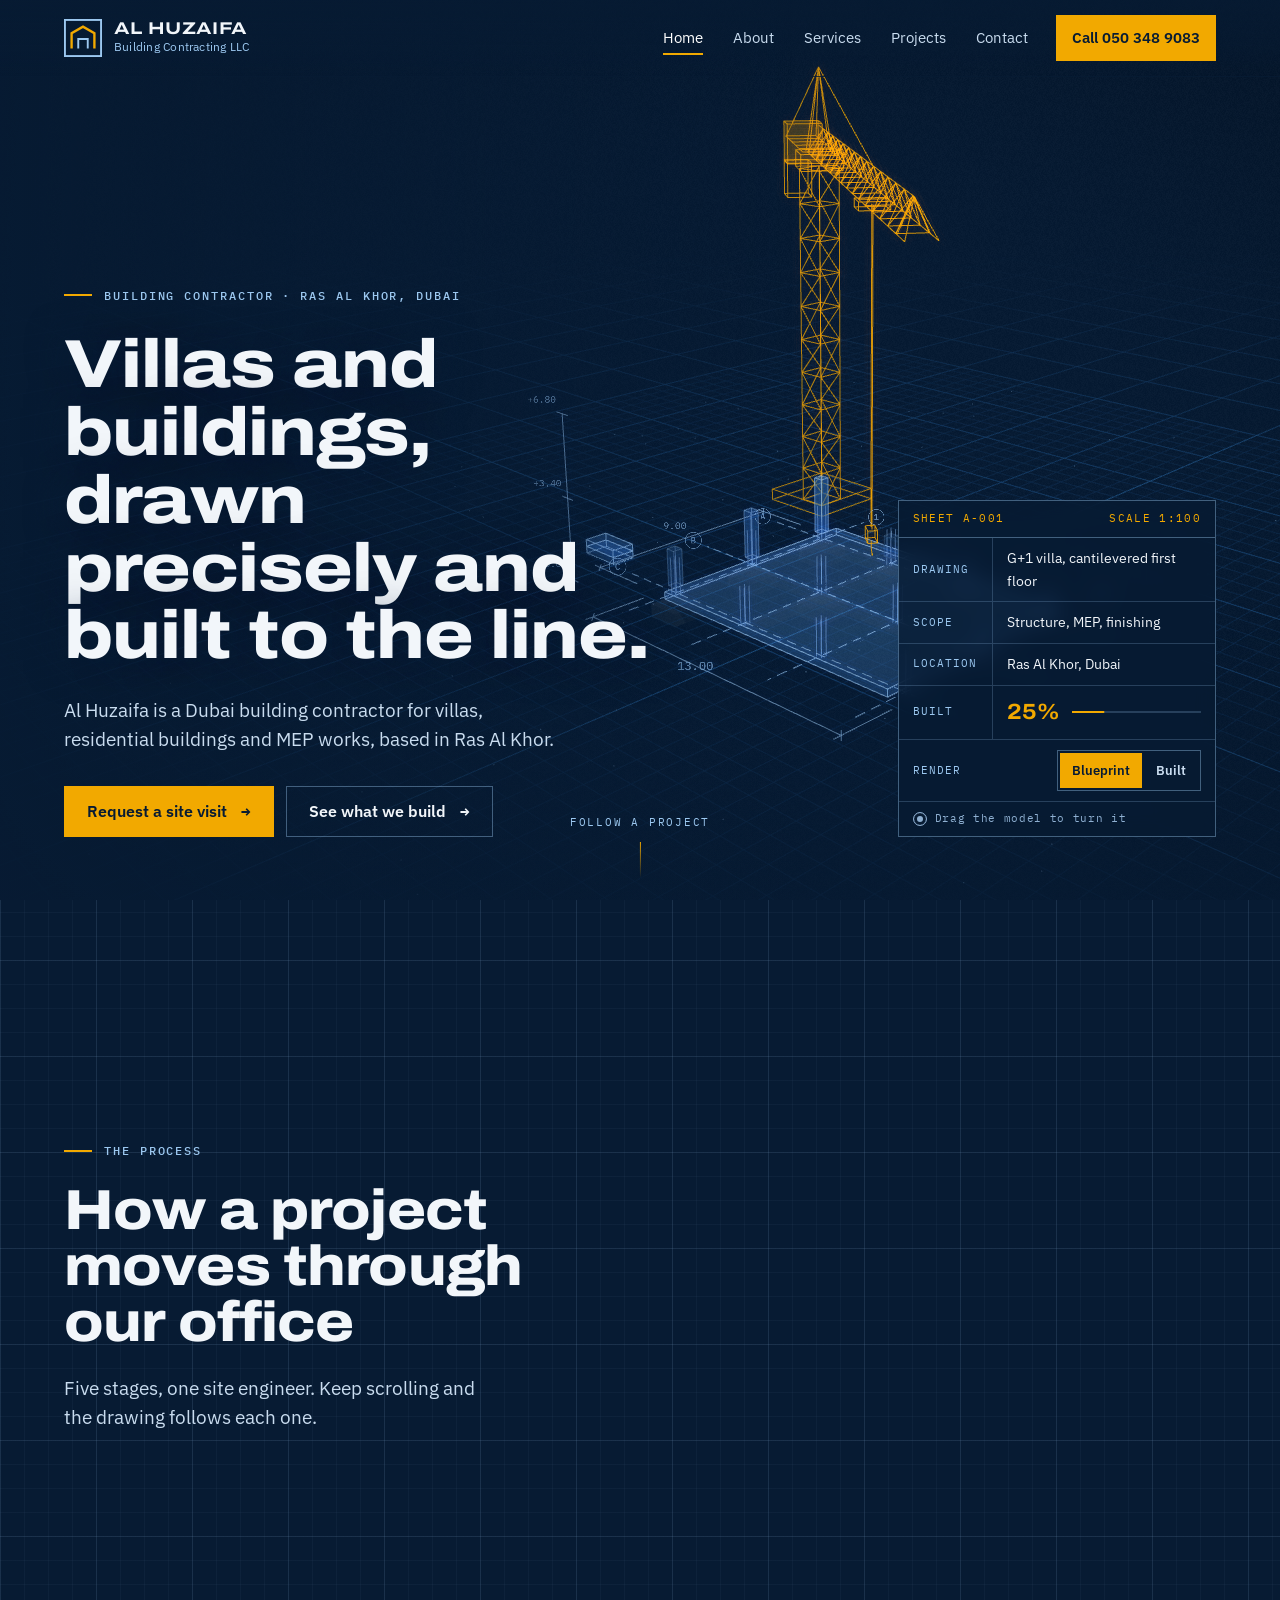
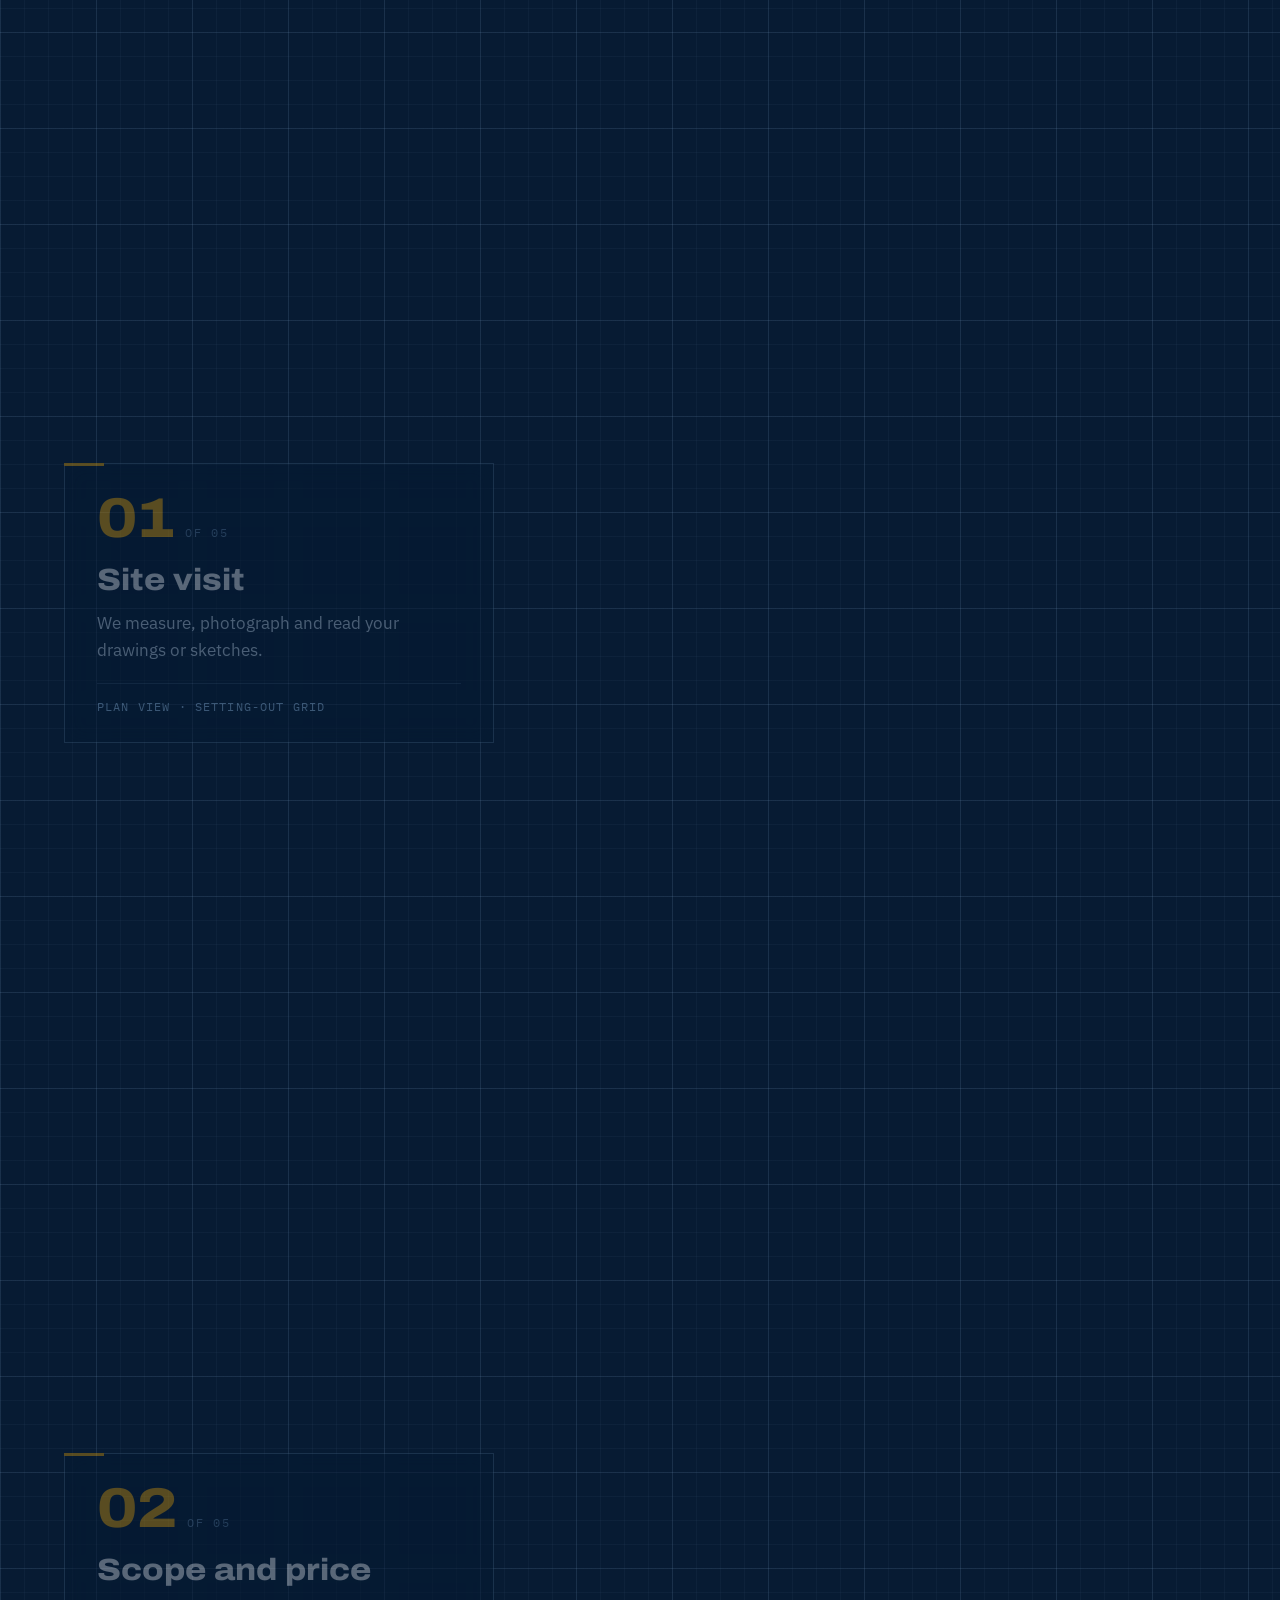
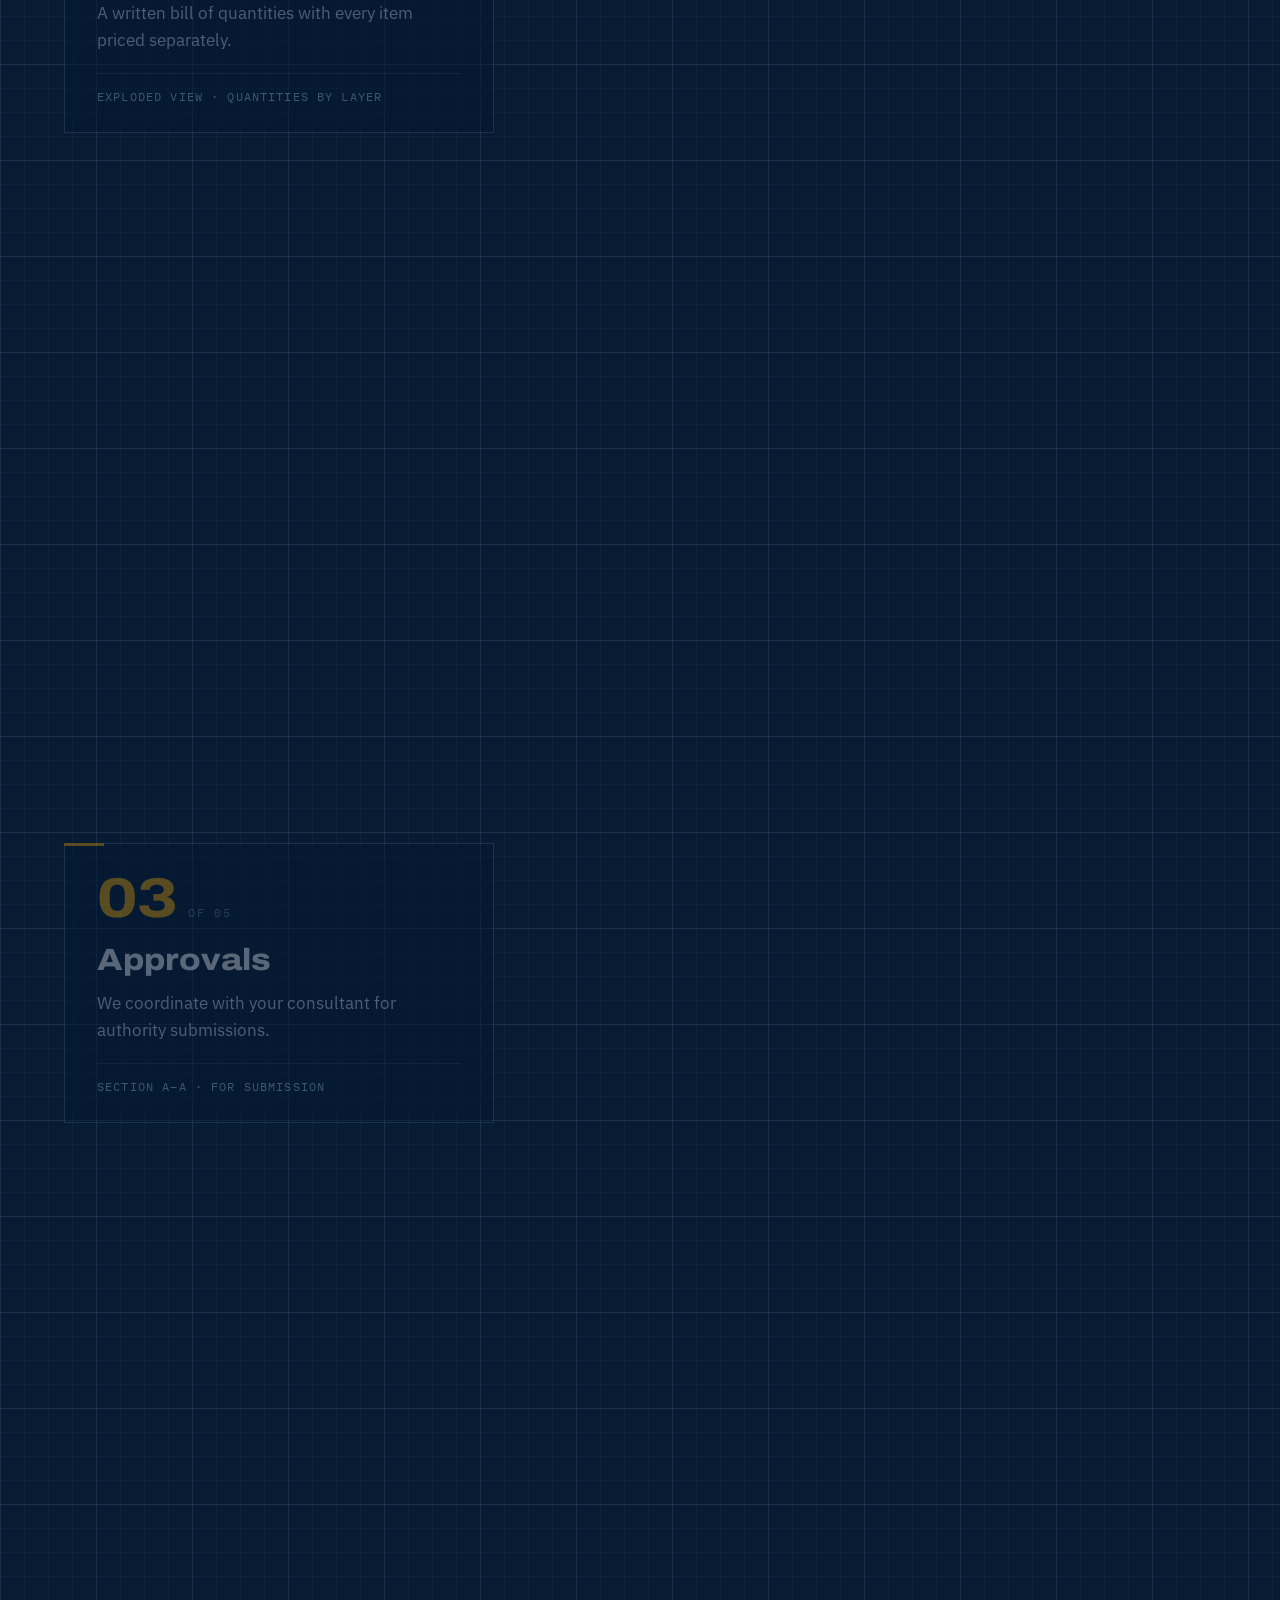
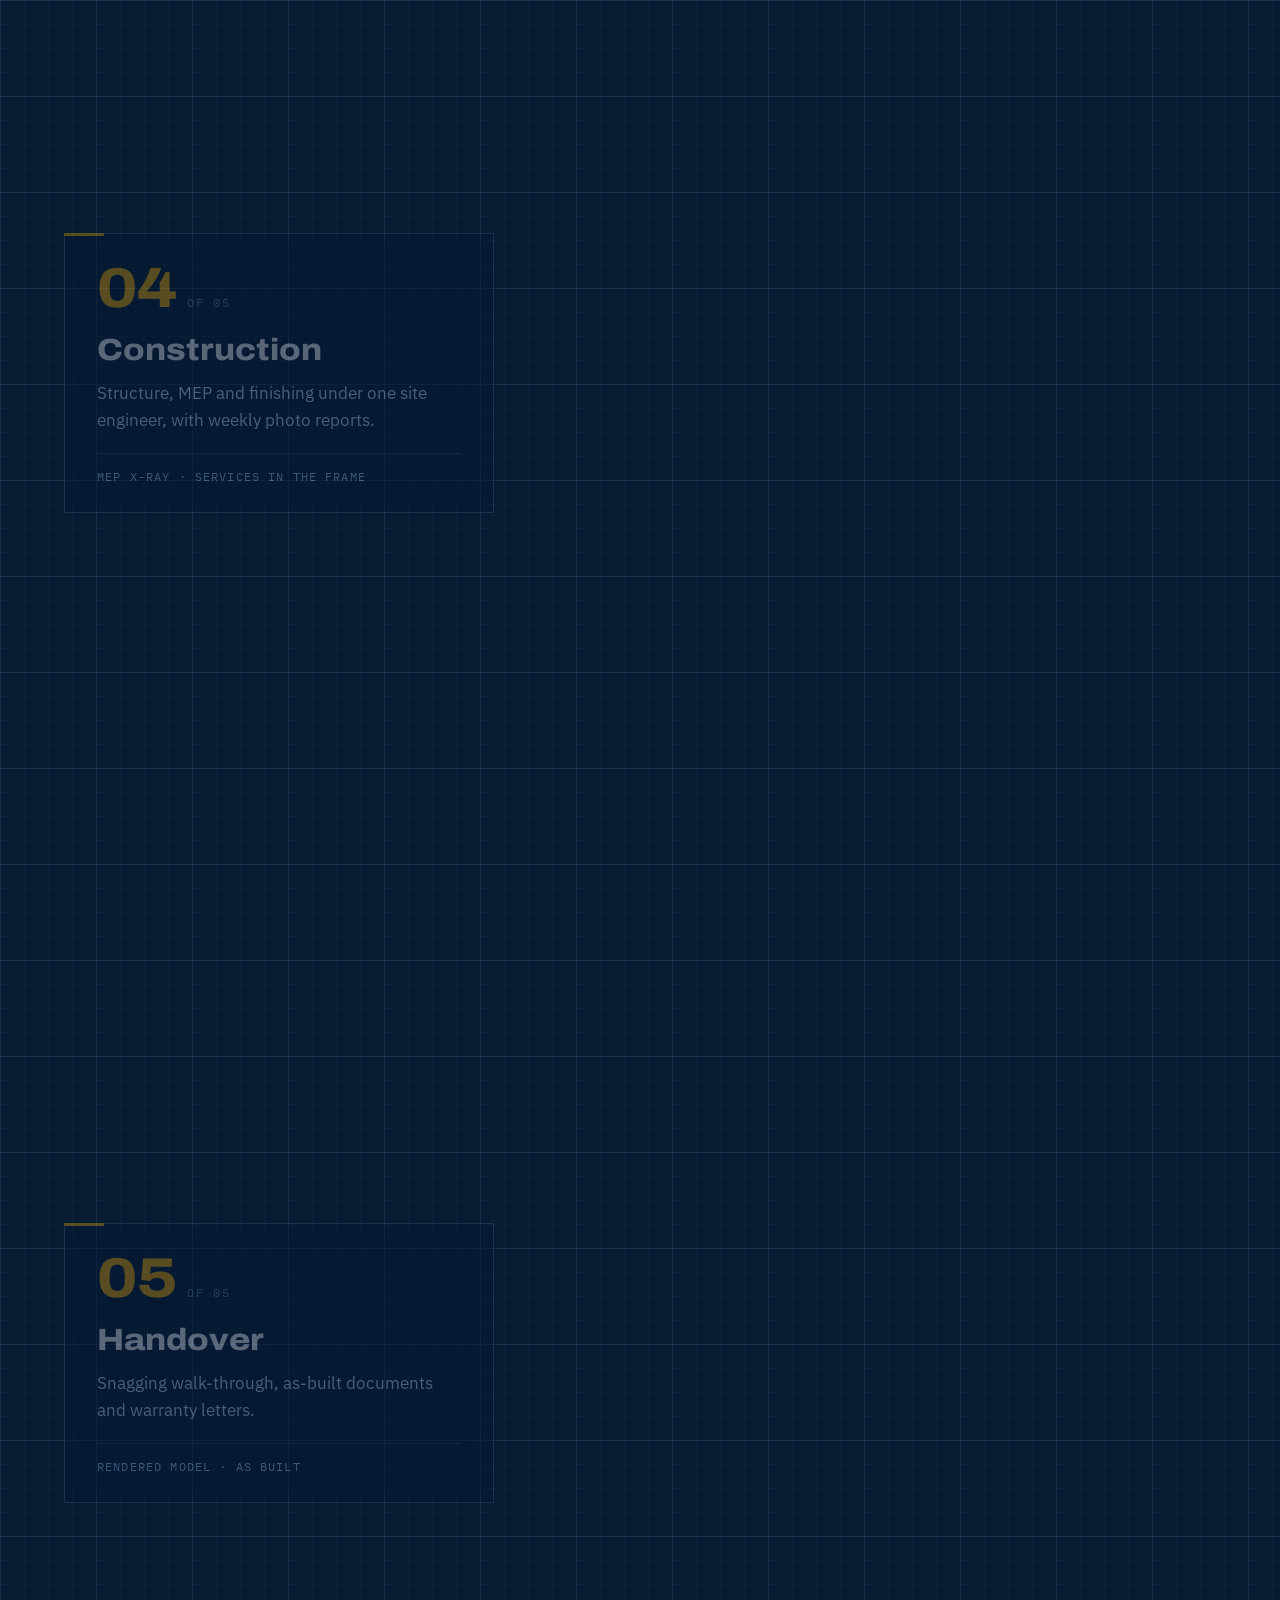
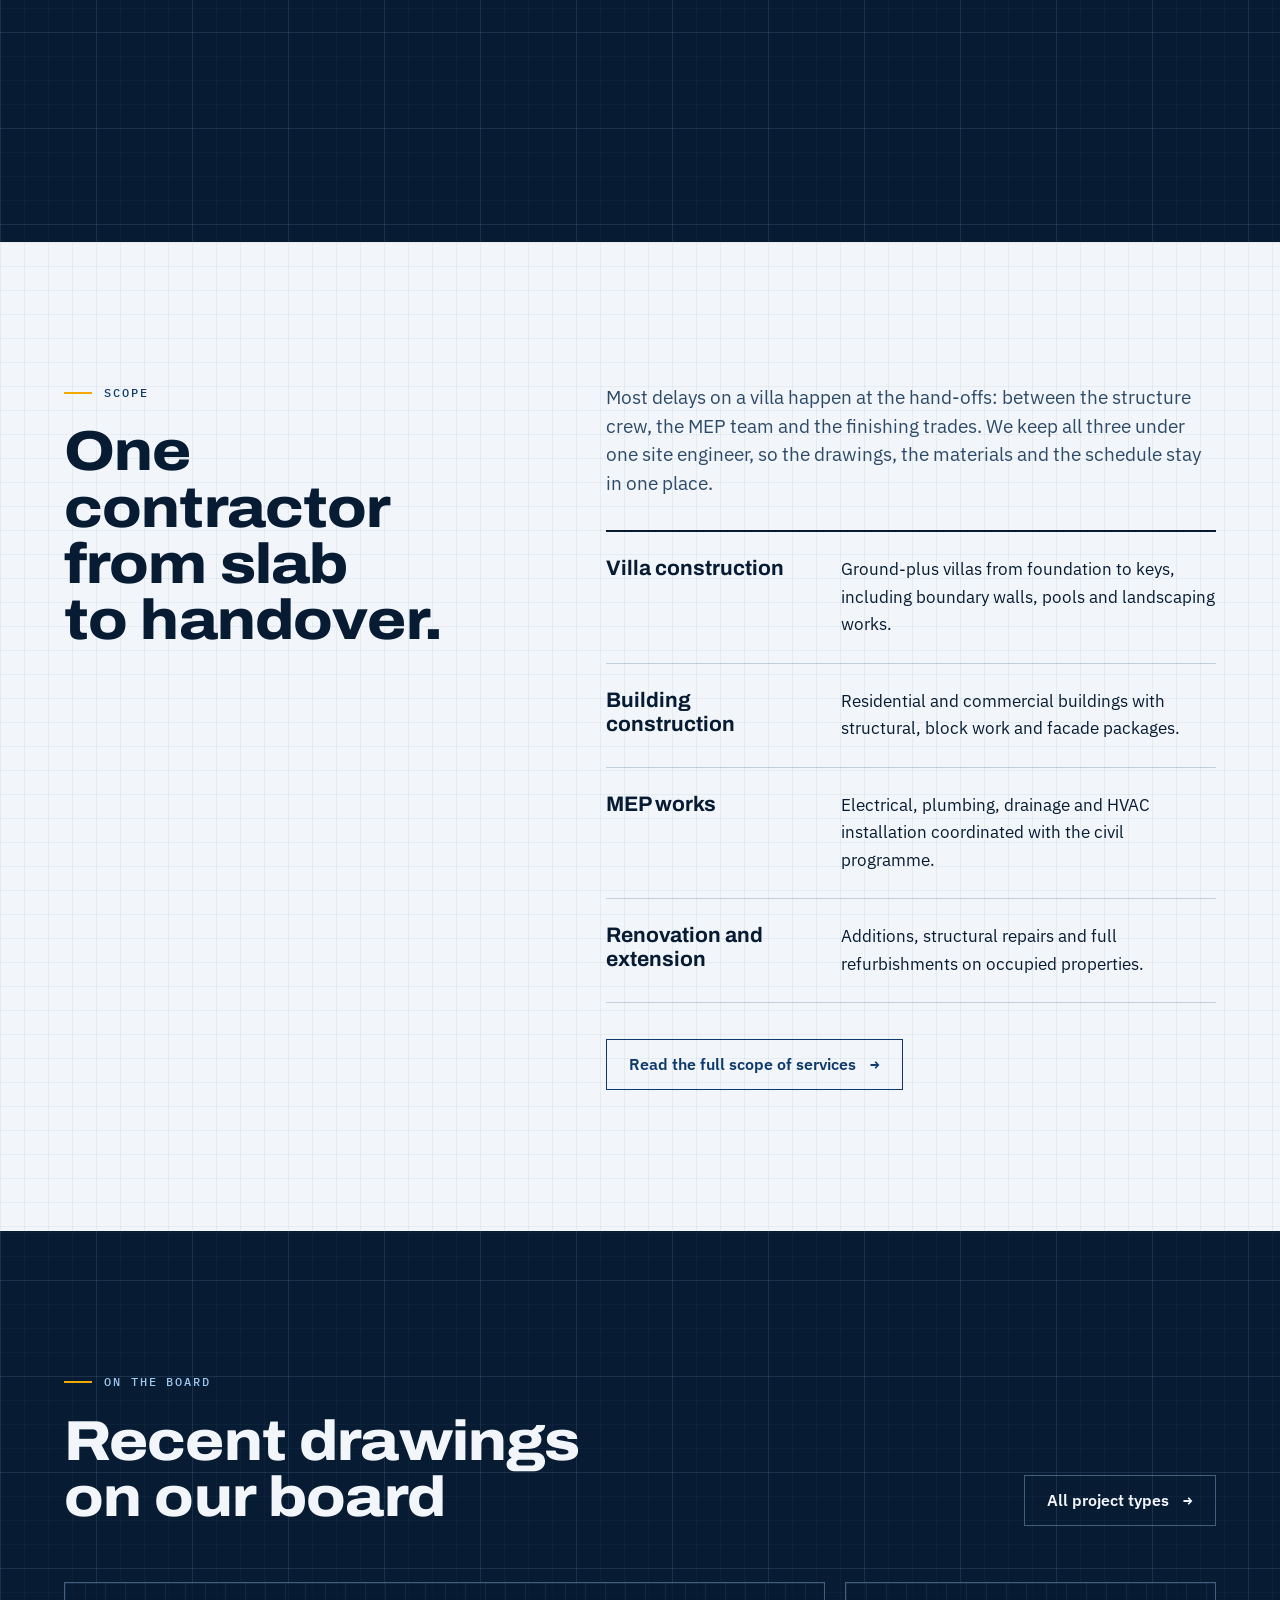
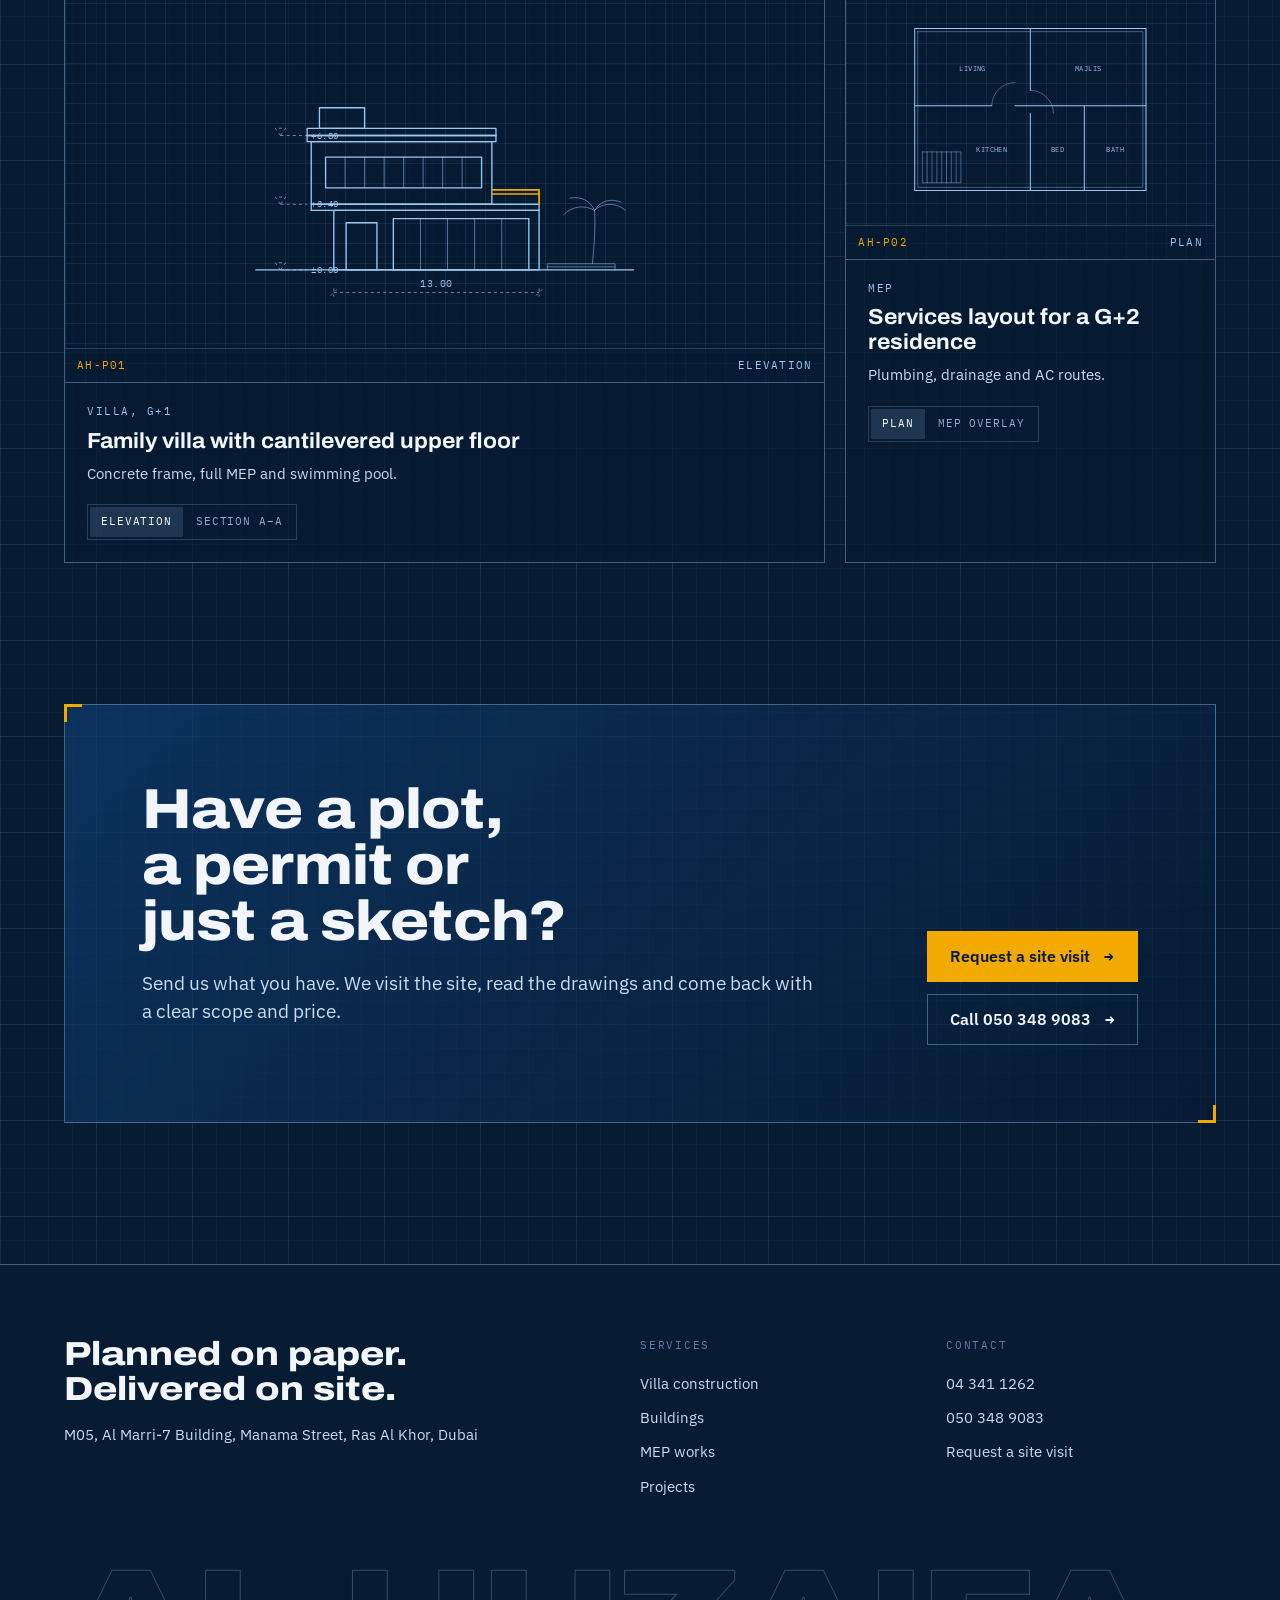
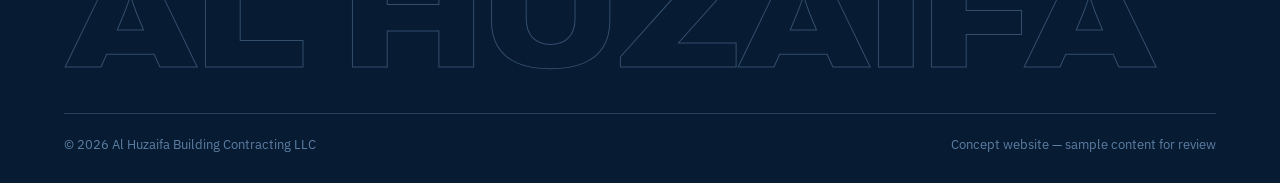
<file: index.html>
<!doctype html>
<html lang="en">
<head>
<meta charset="utf-8">
<meta name="viewport" content="width=device-width, initial-scale=1, viewport-fit=cover">
<title>Al Huzaifa Building Contracting | Villa and building contractor in Dubai</title>
<meta name="description" content="Dubai building contractor for villas, buildings and MEP works, based in Ras Al Khor.">
<meta name="theme-color" content="#071B33">
<meta property="og:title" content="Al Huzaifa Building Contracting | Villa and building contractor in Dubai">
<meta property="og:description" content="Dubai building contractor for villas, buildings and MEP works, based in Ras Al Khor.">
<link rel="icon" href="favicon.svg" type="image/svg+xml">
<script>(function(d){var c=d.className;try{var s=sessionStorage;if(s.getItem('ah-seen'))c+=' seen';else s.setItem('ah-seen','1');if(s.getItem('ah-nav')){c+=' arrive';s.removeItem('ah-nav')}}catch(e){}try{if(matchMedia('(prefers-reduced-motion: reduce)').matches)c+=' rm'}catch(e){}d.className=c})(document.documentElement)</script>
<link rel="preconnect" href="https://fonts.googleapis.com">
<link rel="preconnect" href="https://fonts.gstatic.com" crossorigin>
<link href="https://fonts.googleapis.com/css2?family=Archivo:wdth,wght@62..125,400..900&amp;family=IBM+Plex+Mono:wght@400;500&amp;family=IBM+Plex+Sans:wght@400;500;600&amp;display=swap" rel="stylesheet">
<link rel="stylesheet" href="assets/css/style.css">
</head>
<body class="page-index">
<a class="skip" href="#main">Skip to content</a>
<div class="loader" data-loader aria-hidden="true">
  <div class="loader-in">
    <svg viewBox="0 0 240 150"><path pathLength="1" d="M10 132H230"/><path pathLength="1" d="M44 132V96h132v36"/><path pathLength="1" d="M32 96h150v-4H32z"/><path pathLength="1" d="M36 92V52h106v40"/><path pathLength="1" d="M30 52h118v-5H30z"/><path pathLength="1" d="M46 64h86v16H46z"/><path pathLength="1" d="M60 132v-26h18v26M96 106h64v26"/><path class="a" pathLength="1" d="M200 132V20M194 20h44M200 20l-28 6M226 20v34"/></svg>
    <div class="loader-row"><span>Al Huzaifa</span><span>Plotting sheet A-001</span></div>
    <div class="loader-bar"><i></i></div>
  </div>
</div>
<header class="hdr" data-header>
  <div class="wrap">
    <a class="brand" href="index.html" aria-label="Al Huzaifa Building Contracting home">
      <svg viewBox="0 0 40 40" aria-hidden="true"><rect x="1" y="1" width="38" height="38" fill="none" stroke="#9CC8F0" stroke-width="2"/><path d="M8 31V15l12-7 12 7v16" fill="none" stroke="#F2A900" stroke-width="2.5"/><path d="M15 31V21h10v10" fill="none" stroke="#9CC8F0" stroke-width="2"/></svg>
      <span><b>AL HUZAIFA</b><small>Building Contracting LLC</small></span>
    </a>
    <button class="menu-btn" data-menu-toggle aria-expanded="false" aria-controls="site-nav"><span>Menu</span><i aria-hidden="true"></i></button>
    <nav class="nav" id="site-nav" data-menu aria-label="Main"><a href="index.html" aria-current="page">Home</a><a href="about.html">About</a><a href="services.html">Services</a><a href="projects.html">Projects</a><a href="contact.html">Contact</a><a class="call" href="tel:+971503489083">Call 050 348 9083</a></nav>
  </div>
</header>
<main id="main">
<div class="film" data-film>
  <div class="film-stage stage">
    <canvas data-scene="hero" aria-label="A 3D blueprint villa assembling itself next to a tower crane" role="img"></canvas>
    <svg class="fallback" viewBox="0 0 400 300" preserveAspectRatio="xMidYMid meet" aria-hidden="true" focusable="false"><path class="ln" d="M16 250H384" pathLength="1" style="--i:0"/><path class="ln" d="M66 112h184v7h-184z" pathLength="1" style="--i:1"/><path class="ln" d="M66 119h184v6h-184z" pathLength="1" style="--i:2"/><path class="ln" d="M78 92h44v20h-44z" pathLength="1" style="--i:3"/><path class="ln" d="M70 125h176v61h-176z" pathLength="1" style="--i:4"/><path class="ln" d="M70 186h222v6h-222z" pathLength="1" style="--i:5"/><path class="ln" d="M92 192h200v58h-200z" pathLength="1" style="--i:6"/><path class="ln" d="M84 140h152v30h-152z" pathLength="1" style="--i:7"/><path class="ln t" d="M103 140v30M122 140v30M141 140v30M160 140v30M179 140v30M198 140v30M217 140v30" pathLength="1" style="--i:8"/><path class="ln" d="M104 204h30v46h-30z" pathLength="1" style="--i:9"/><path class="ln" d="M150 200h132v50h-132z" pathLength="1" style="--i:10"/><path class="ln t" d="M176.4 200v50M202.8 200v50M229.2 200v50M255.6 200v50" pathLength="1" style="--i:11"/><path class="ln a" d="M246 172h46v14M246 176h46" pathLength="1" style="--i:12"/><path class="ln t" d="M300 250v-6h66v6M300 247h66" pathLength="1" style="--i:13"/><path class="ln t" d="M344 244c2-22 3-38 2-52M346 192c-10-6-22-4-30 4M346 192c8-8 22-8 30 0M346 192c-4-10-14-14-24-12M346 192c6-10 16-12 26-8" pathLength="1" style="--i:14"/><path class="dm" d="M92 272H292M92 268v8M292 268v8M89 275l6 -6M289 275l6 -6"/><text class="tx dmt" x="192" y="267" text-anchor="middle">13.00</text><path class="dm" d="M40 250l-5 -7h10z M40 250h26"/><text class="tx" x="70" y="253" text-anchor="start">±0.00</text><path class="dm" d="M40 186l-5 -7h10z M40 186h26"/><text class="tx" x="70" y="189" text-anchor="start">+3.40</text><path class="dm" d="M40 119l-5 -7h10z M40 119h26"/><text class="tx" x="70" y="122" text-anchor="start">+6.80</text><path class="ln a" d="M30 250V40M38 250V40" pathLength="1" style="--i:15"/><path class="ln a" d="M30 250L38 232.5M30 232.5L38 215M30 215L38 197.5M30 197.5L38 180M30 180L38 162.5M30 162.5L38 145M30 145L38 127.5M30 127.5L38 110M30 110L38 92.5M30 92.5L38 75M30 75L38 57.5M30 57.5L38 40" pathLength="1" style="--i:16"/><path class="ln a" d="M10 40H330M10 34H330M34 40V18L10 34M34 18L330 34" pathLength="1" style="--i:17"/><path class="ln a" d="M250 40V88" pathLength="1" style="--i:18"/><path class="ln a" d="M238 88h24v10h-24z" pathLength="1" style="--i:19"/></svg>
    <div class="hud" aria-hidden="true">
      <p class="hud-view"><span>View</span> <b data-hud-num>00</b> <span data-hud-label>Axonometric · live build</span></p>
      <div class="hud-rail"><span class="hud-track"><i data-hud-bar></i></span><ol><li>01</li><li>02</li><li>03</li><li>04</li><li>05</li></ol></div>
    </div>
  </div>
  <section class="hero" aria-labelledby="hero-title">
    <div class="wrap hero-grid">
      <div class="hero-copy">
        <p class="eyebrow">Building contractor · Ras Al Khor, Dubai</p>
        <h1 id="hero-title">Villas and buildings, drawn precisely and built to the line.</h1>
        <p class="lede">Al Huzaifa is a Dubai building contractor for villas, residential buildings and MEP works, based in Ras Al Khor.</p>
        <div class="btns"><a class="btn primary" href="contact.html">Request a site visit</a><a class="btn" href="services.html">See what we build</a></div>
      </div>
      <aside class="sheet" aria-label="Drawing sheet">
        <p class="sheet-h"><span>Sheet A-001</span><span>Scale 1:100</span></p>
        <dl>
          <dt>Drawing</dt><dd>G+1 villa, cantilevered first floor</dd>
          <dt>Scope</dt><dd>Structure, MEP, finishing</dd>
          <dt>Location</dt><dd>Ras Al Khor, Dubai</dd>
          <dt class="row-built">Built</dt><dd class="row-built"><b data-build-progress>0%</b><span class="bar" aria-hidden="true"><i data-build-bar></i></span></dd>
        </dl>
        <div class="sheet-ctl gl-only">
          <span class="sheet-k" id="render-lbl">Render</span>
          <div class="seg" role="group" aria-labelledby="render-lbl"><button type="button" data-render="blueprint" aria-pressed="true">Blueprint</button><button type="button" data-render="built" aria-pressed="false">Built</button></div>
        </div>
        <p class="sheet-hint gl-only">Drag the model to turn it</p>
      </aside>
    </div>
    <a class="scroll-cue" href="#story"><span>Follow a project</span><i aria-hidden="true"></i></a>
  </section>
  <section class="story" id="story" aria-labelledby="story-title">
    <div class="wrap story-intro">
      <p class="eyebrow">The process</p>
      <h2 id="story-title">How a project moves through our office</h2>
      <p class="lede">Five stages, one site engineer.<span class="gl-story"> Keep scrolling and the drawing follows each one.</span></p>
    </div>
    <ol class="chapters">
      <li class="chapter" data-chapter="1" data-view="Plan view · setting-out grid"><div class="wrap"><article class="ch-card"><p class="ch-n"><span>01</span><span class="ch-of">of 05</span></p><h3>Site visit</h3><p>We measure, photograph and read your drawings or sketches.</p><p class="ch-view">Plan view · setting-out grid</p></article></div></li>
      <li class="chapter" data-chapter="2" data-view="Exploded view · quantities by layer"><div class="wrap"><article class="ch-card"><p class="ch-n"><span>02</span><span class="ch-of">of 05</span></p><h3>Scope and price</h3><p>A written bill of quantities with every item priced separately.</p><p class="ch-view">Exploded view · quantities by layer</p></article></div></li>
      <li class="chapter" data-chapter="3" data-view="Section A–A · for submission"><div class="wrap"><article class="ch-card"><p class="ch-n"><span>03</span><span class="ch-of">of 05</span></p><h3>Approvals</h3><p>We coordinate with your consultant for authority submissions.</p><p class="ch-view">Section A–A · for submission</p></article></div></li>
      <li class="chapter" data-chapter="4" data-view="MEP x-ray · services in the frame"><div class="wrap"><article class="ch-card"><p class="ch-n"><span>04</span><span class="ch-of">of 05</span></p><h3>Construction</h3><p>Structure, MEP and finishing under one site engineer, with weekly photo reports.</p><p class="ch-view">MEP x-ray · services in the frame</p></article></div></li>
      <li class="chapter" data-chapter="5" data-view="Rendered model · as built"><div class="wrap"><article class="ch-card"><p class="ch-n"><span>05</span><span class="ch-of">of 05</span></p><h3>Handover</h3><p>Snagging walk-through, as-built documents and warranty letters.</p><p class="ch-view">Rendered model · as built</p></article></div></li>
    </ol>
  </section>
</div>

<section class="sec paper sec-scope"><div class="wrap split">
  <div class="split-h"><p class="eyebrow ink">Scope</p><h2>One contractor from slab to handover.</h2></div>
  <div>
    <p class="lede">Most delays on a villa happen at the hand-offs: between the structure crew, the MEP team and the finishing trades. We keep all three under one site engineer, so the drawings, the materials and the schedule stay in one place.</p>
    <ul class="spec">
      <li><h3>Villa construction</h3><p>Ground-plus villas from foundation to keys, including boundary walls, pools and landscaping works.</p></li>
      <li><h3>Building construction</h3><p>Residential and commercial buildings with structural, block work and facade packages.</p></li>
      <li><h3>MEP works</h3><p>Electrical, plumbing, drainage and HVAC installation coordinated with the civil programme.</p></li>
      <li><h3>Renovation and extension</h3><p>Additions, structural repairs and full refurbishments on occupied properties.</p></li>
    </ul>
    <p class="after-spec"><a class="btn ink" href="services.html">Read the full scope of services</a></p>
  </div>
</div></section>

<section class="sec"><div class="wrap">
  <div class="sec-head"><div><p class="eyebrow">On the board</p><h2>Recent drawings on our board</h2></div><a class="btn" href="projects.html">All project types</a></div>
  <div class="plates">
<article class="plate wide" data-cat="villa">
  <div class="draw"><svg class="layer-a" viewBox="0 0 400 300" preserveAspectRatio="xMidYMid meet" aria-hidden="true" focusable="false"><path class="ln" d="M16 250H384" pathLength="1" style="--i:0"/><path class="ln" d="M66 112h184v7h-184z" pathLength="1" style="--i:1"/><path class="ln" d="M66 119h184v6h-184z" pathLength="1" style="--i:2"/><path class="ln" d="M78 92h44v20h-44z" pathLength="1" style="--i:3"/><path class="ln" d="M70 125h176v61h-176z" pathLength="1" style="--i:4"/><path class="ln" d="M70 186h222v6h-222z" pathLength="1" style="--i:5"/><path class="ln" d="M92 192h200v58h-200z" pathLength="1" style="--i:6"/><path class="ln" d="M84 140h152v30h-152z" pathLength="1" style="--i:7"/><path class="ln t" d="M103 140v30M122 140v30M141 140v30M160 140v30M179 140v30M198 140v30M217 140v30" pathLength="1" style="--i:8"/><path class="ln" d="M104 204h30v46h-30z" pathLength="1" style="--i:9"/><path class="ln" d="M150 200h132v50h-132z" pathLength="1" style="--i:10"/><path class="ln t" d="M176.4 200v50M202.8 200v50M229.2 200v50M255.6 200v50" pathLength="1" style="--i:11"/><path class="ln a" d="M246 172h46v14M246 176h46" pathLength="1" style="--i:12"/><path class="ln t" d="M300 250v-6h66v6M300 247h66" pathLength="1" style="--i:13"/><path class="ln t" d="M344 244c2-22 3-38 2-52M346 192c-10-6-22-4-30 4M346 192c8-8 22-8 30 0M346 192c-4-10-14-14-24-12M346 192c6-10 16-12 26-8" pathLength="1" style="--i:14"/><path class="dm" d="M92 272H292M92 268v8M292 268v8M89 275l6 -6M289 275l6 -6"/><text class="tx dmt" x="192" y="267" text-anchor="middle">13.00</text><path class="dm" d="M40 250l-5 -7h10z M40 250h26"/><text class="tx" x="70" y="253" text-anchor="start">±0.00</text><path class="dm" d="M40 186l-5 -7h10z M40 186h26"/><text class="tx" x="70" y="189" text-anchor="start">+3.40</text><path class="dm" d="M40 119l-5 -7h10z M40 119h26"/><text class="tx" x="70" y="122" text-anchor="start">+6.80</text></svg><svg class="layer-b" viewBox="0 0 400 300" preserveAspectRatio="xMidYMid meet" aria-hidden="true" focusable="false"><rect class="gnd" x="16" y="250" width="368" height="22"/><path class="ln" d="M16 250H384" pathLength="1" style="--i:0"/><path class="ln" d="M88 254h24v10h-24z" pathLength="1" style="--i:1"/><path class="ln" d="M100 250v4" pathLength="1" style="--i:2"/><path class="ln" d="M178 254h24v10h-24z" pathLength="1" style="--i:3"/><path class="ln" d="M190 250v4" pathLength="1" style="--i:4"/><path class="ln" d="M268 254h24v10h-24z" pathLength="1" style="--i:5"/><path class="ln" d="M280 250v4" pathLength="1" style="--i:6"/><rect class="pc" x="66" y="119" width="184" height="6"/><path class="ln" d="M66 119h184v6h-184z" pathLength="1" style="--i:7"/><rect class="pc" x="70" y="186" width="222" height="6"/><path class="ln" d="M70 186h222v6h-222z" pathLength="1" style="--i:8"/><rect class="pc" x="92" y="246" width="200" height="4"/><rect class="pc" x="92" y="192" width="5" height="54"/><rect class="pc" x="287" y="192" width="5" height="54"/><rect class="pc" x="70" y="125" width="5" height="61"/><rect class="pc" x="241" y="125" width="5" height="61"/><path class="ln t" d="M92 192h200v58h-200z" pathLength="1" style="--i:9"/><path class="ln t" d="M70 125h176v61h-176z" pathLength="1" style="--i:10"/><path class="ln" d="M108 246h6v-6h6v-6h6v-6h6v-6h6v-6h6v-6h6v-6h6v-6h6v-6h40" pathLength="1" style="--i:11"/><path class="ln t" d="M108 246L168 192" pathLength="1" style="--i:12"/><text class="tx" x="215" y="228" text-anchor="middle">LIVING</text><text class="tx" x="160" y="162" text-anchor="middle">BEDROOM</text><text class="tx" x="124" y="106" text-anchor="middle">ROOF</text><path class="ln a" d="M118 194h150v7h-150z" pathLength="1" style="--i:13"/><path class="ln a" d="M264 119V250M270 125V246" pathLength="1" style="--i:14"/><path class="ln a" d="M150 107h20v12h-20z" pathLength="1" style="--i:15"/><path class="ln a" d="M178 107h20v12h-20z" pathLength="1" style="--i:16"/><path class="ln a" d="M264 250v10H352" pathLength="1" style="--i:17"/><path class="ln a" d="M352 254h16v12h-16z" pathLength="1" style="--i:18"/><path class="ln a" d="M118 131h110" pathLength="1" style="--i:19"/><text class="tx a" x="372" y="238" text-anchor="end">A–A</text></svg><span class="scan" aria-hidden="true"></span>
    <div class="tb" aria-hidden="true"><span>AH-P01</span><span data-view-label>Elevation</span></div>
  </div>
  <div class="meta">
    <p class="cat">Villa, G+1</p>
    <h3>Family villa with cantilevered upper floor</h3>
    <p>Concrete frame, full MEP and swimming pool.</p>
    <div class="plate-tabs" role="group" aria-label="Drawing view for family villa with cantilevered upper floor"><button type="button" data-plate-view="a" aria-pressed="true">Elevation</button><button type="button" data-plate-view="b" aria-pressed="false">Section A–A</button></div>
  </div>
</article>
<article class="plate" data-cat="mep">
  <div class="draw"><svg class="layer-a" viewBox="0 0 400 300" preserveAspectRatio="xMidYMid meet" aria-hidden="true" focusable="false"><path class="ln" d="M50 40h300v210h-300z" pathLength="1" style="--i:0"/><path class="ln t" d="M54 44h292v202h-292z" pathLength="1" style="--i:1"/><path class="ln" d="M200 40v80M200 150v100M50 140h100M180 140h170M270 140v110" pathLength="1" style="--i:2"/><path class="ln t" d="M150 140a30 30 0 0 1 30 -30M200 120a30 30 0 0 1 30 30" pathLength="1" style="--i:3"/><path class="ln t" d="M60 200h50v40h-50z" pathLength="1" style="--i:4"/><path class="ln t" d="M66.25 200v40M72.5 200v40M78.75 200v40M85 200v40M91.25 200v40M97.5 200v40M103.75 200v40" pathLength="1" style="--i:5"/><text class="tx" x="125" y="95" text-anchor="middle">LIVING</text><text class="tx" x="275" y="95" text-anchor="middle">MAJLIS</text><text class="tx" x="150" y="200" text-anchor="middle">KITCHEN</text><text class="tx" x="235" y="200" text-anchor="middle">BED</text><text class="tx" x="310" y="200" text-anchor="middle">BATH</text></svg><svg class="layer-b" viewBox="0 0 400 300" preserveAspectRatio="xMidYMid meet" aria-hidden="true" focusable="false"><path class="ln t" d="M50 40h300v210h-300z" pathLength="1" style="--i:0"/><path class="ln t" d="M200 40v80M200 150v100M50 140h100M180 140h170M270 140v110" pathLength="1" style="--i:1"/><path class="ln a" d="M70 62h120v40h-60v38" pathLength="1" style="--i:2"/><path class="ln a" d="M130 140v60h140v-30h60" pathLength="1" style="--i:3"/><path class="ln a" d="M330 170v52M330 222h-40" pathLength="1" style="--i:4"/><path class="dm a" d="M300 230h-80v18M160 230v18"/><path class="ln a" d="M324 226a6 6 0 1 0 12 0a6 6 0 1 0 -12 0" pathLength="1" style="--i:5"/><path class="ln a" d="M284 222a6 6 0 1 0 12 0a6 6 0 1 0 -12 0" pathLength="1" style="--i:6"/><path class="ln a" d="M154 232a6 6 0 1 0 12 0a6 6 0 1 0 -12 0" pathLength="1" style="--i:7"/><path class="ln a" d="M124 204a6 6 0 1 0 12 0a6 6 0 1 0 -12 0" pathLength="1" style="--i:8"/><path class="ln" d="M214 52h120v12h-120z" pathLength="1" style="--i:9"/><path class="ln" d="M240 64v30M300 64v30" pathLength="1" style="--i:10"/><path class="ln" d="M232 94h16v8h-16z" pathLength="1" style="--i:11"/><path class="ln" d="M292 94h16v8h-16z" pathLength="1" style="--i:12"/><path class="ln a" d="M62 268h18" pathLength="1" style="--i:13"/><text class="tx" x="86" y="271" text-anchor="start">SUPPLY</text><path class="dm a" d="M150 268h18"/><text class="tx" x="174" y="271" text-anchor="start">DRAIN</text><path class="ln" d="M232 268h18" pathLength="1" style="--i:14"/><text class="tx" x="256" y="271" text-anchor="start">DUCT</text></svg><span class="scan" aria-hidden="true"></span>
    <div class="tb" aria-hidden="true"><span>AH-P02</span><span data-view-label>Plan</span></div>
  </div>
  <div class="meta">
    <p class="cat">MEP</p>
    <h3>Services layout for a G+2 residence</h3>
    <p>Plumbing, drainage and AC routes.</p>
    <div class="plate-tabs" role="group" aria-label="Drawing view for services layout for a g+2 residence"><button type="button" data-plate-view="a" aria-pressed="true">Plan</button><button type="button" data-plate-view="b" aria-pressed="false">MEP overlay</button></div>
  </div>
</article>
  </div>
</div></section>
<section class="sec sec-cta"><div class="wrap"><div class="cta">
  <div class="cta-copy"><h2>Have a plot, a permit or just a sketch?</h2><p class="lede">Send us what you have. We visit the site, read the drawings and come back with a clear scope and price.</p></div>
  <div class="btns"><a class="btn primary" href="contact.html">Request a site visit</a><a class="btn" href="tel:+971503489083">Call 050 348 9083</a></div>
</div></div></section>
</main>
<footer class="ftr">
  <div class="wrap">
    <div class="ftr-brand">
      <p class="ftr-tag">Planned on paper.<br>Delivered on site.</p>
      <p class="ftr-addr">M05, Al Marri-7 Building, Manama Street, Ras Al Khor, Dubai</p>
    </div>
    <nav aria-label="Footer"><p class="ftr-h">Services</p><a href="services.html">Villa construction</a><a href="services.html#buildings">Buildings</a><a href="services.html#mep">MEP works</a><a href="projects.html">Projects</a></nav>
    <nav aria-label="Contact"><p class="ftr-h">Contact</p><a href="tel:+97143411262">04 341 1262</a><a href="tel:+971503489083">050 348 9083</a><a href="contact.html">Request a site visit</a></nav>
    <p class="ftr-mark" aria-hidden="true">AL HUZAIFA</p>
    <div class="fine"><span>© <span data-year></span> Al Huzaifa Building Contracting LLC</span><span>Concept website — sample content for review</span></div>
  </div>
</footer>
<script src="assets/js/vendor/three.min.js"></script>
<script src="assets/js/scene.js"></script>
<script src="assets/js/main.js"></script>
</body>
</html>
</file>
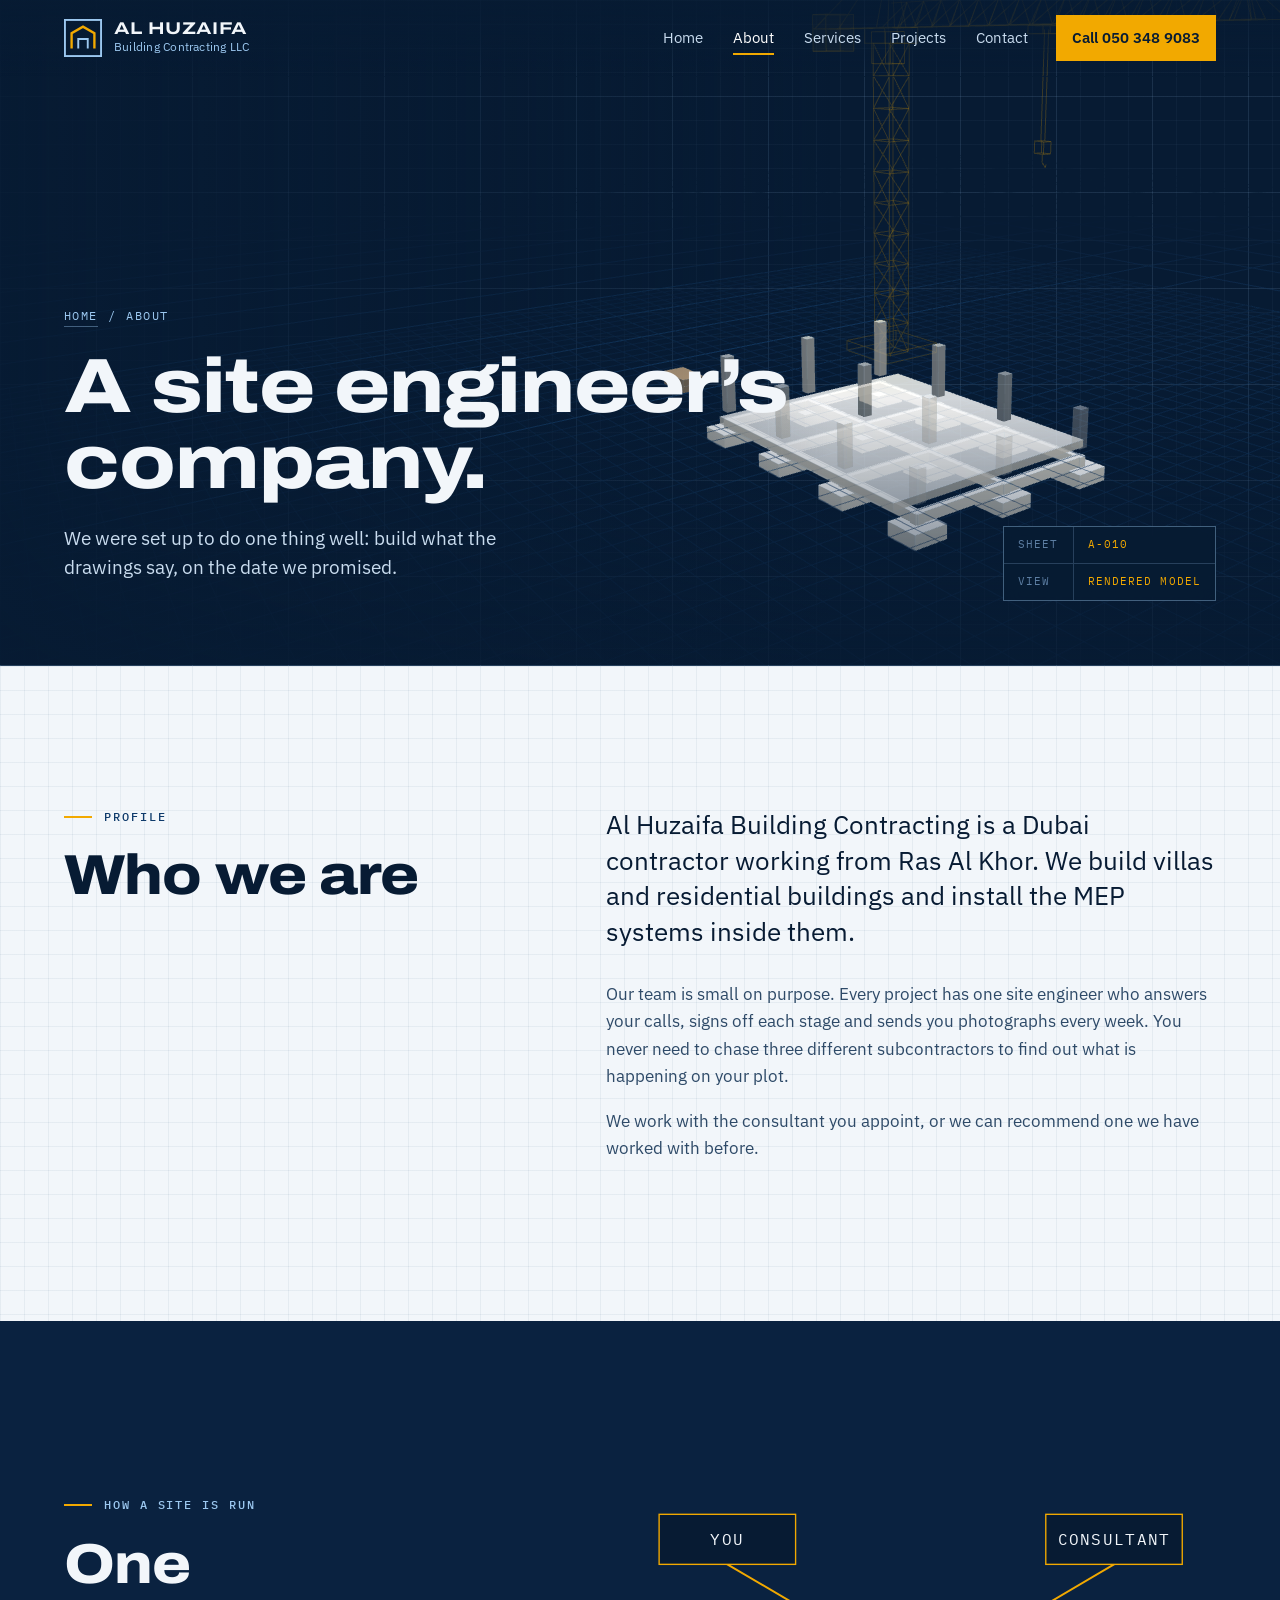
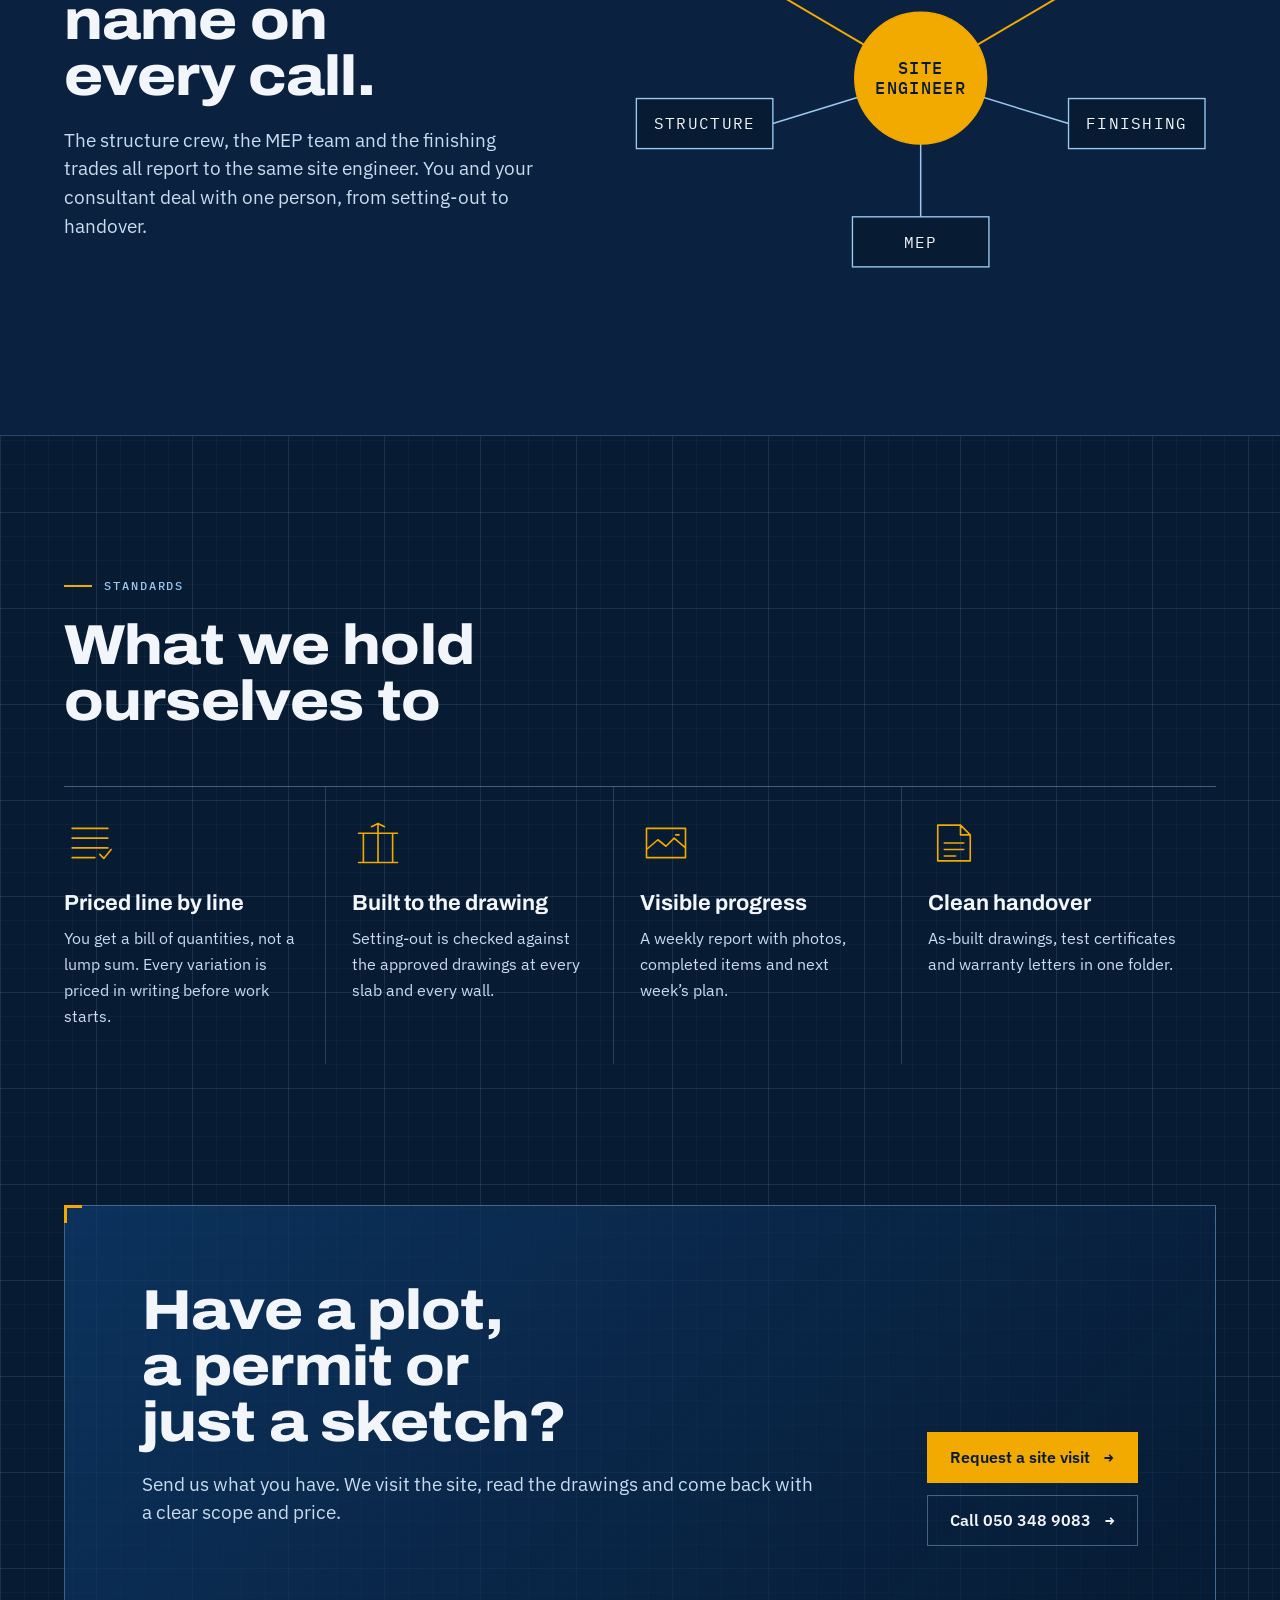
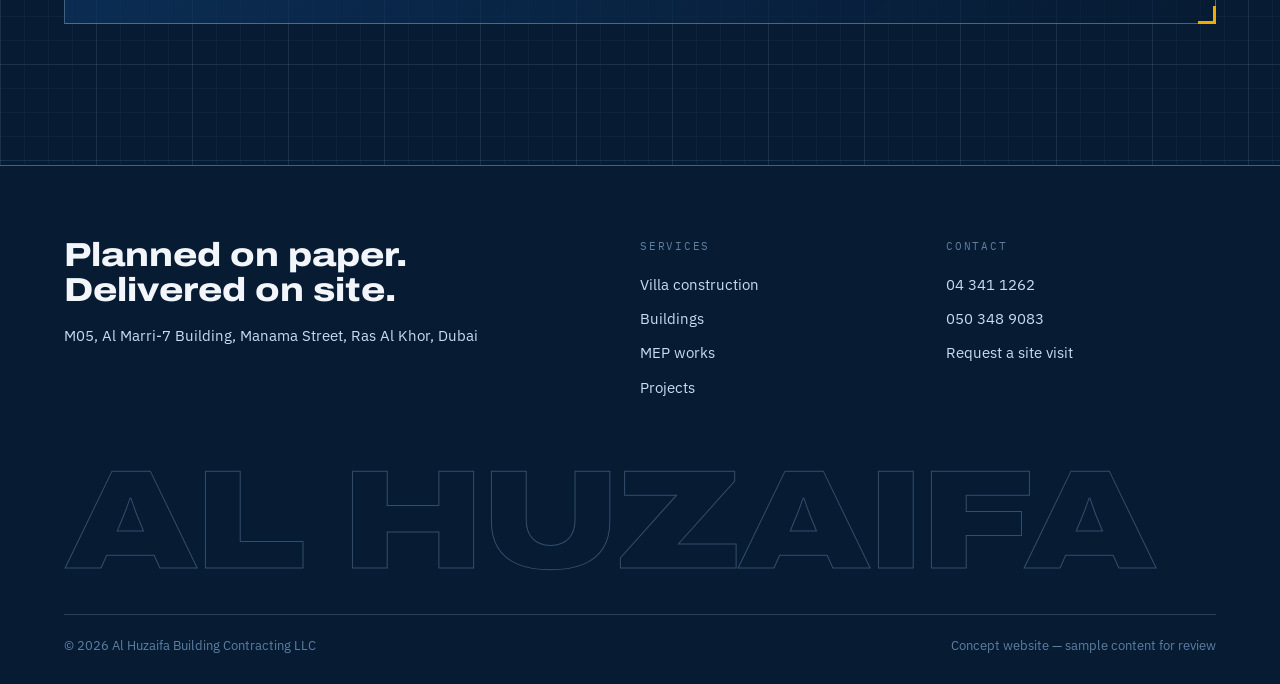
<file: about.html>
<!doctype html>
<html lang="en">
<head>
<meta charset="utf-8">
<meta name="viewport" content="width=device-width, initial-scale=1, viewport-fit=cover">
<title>About | Al Huzaifa Building Contracting</title>
<meta name="description" content="Who we are and how we run every site.">
<meta name="theme-color" content="#071B33">
<meta property="og:title" content="About | Al Huzaifa Building Contracting">
<meta property="og:description" content="Who we are and how we run every site.">
<link rel="icon" href="favicon.svg" type="image/svg+xml">
<script>(function(d){var c=d.className;try{var s=sessionStorage;if(s.getItem('ah-seen'))c+=' seen';else s.setItem('ah-seen','1');if(s.getItem('ah-nav')){c+=' arrive';s.removeItem('ah-nav')}}catch(e){}try{if(matchMedia('(prefers-reduced-motion: reduce)').matches)c+=' rm'}catch(e){}d.className=c})(document.documentElement)</script>
<link rel="preconnect" href="https://fonts.googleapis.com">
<link rel="preconnect" href="https://fonts.gstatic.com" crossorigin>
<link href="https://fonts.googleapis.com/css2?family=Archivo:wdth,wght@62..125,400..900&amp;family=IBM+Plex+Mono:wght@400;500&amp;family=IBM+Plex+Sans:wght@400;500;600&amp;display=swap" rel="stylesheet">
<link rel="stylesheet" href="assets/css/style.css">
</head>
<body class="page-about">
<a class="skip" href="#main">Skip to content</a>
<div class="loader" data-loader aria-hidden="true">
  <div class="loader-in">
    <svg viewBox="0 0 240 150"><path pathLength="1" d="M10 132H230"/><path pathLength="1" d="M44 132V96h132v36"/><path pathLength="1" d="M32 96h150v-4H32z"/><path pathLength="1" d="M36 92V52h106v40"/><path pathLength="1" d="M30 52h118v-5H30z"/><path pathLength="1" d="M46 64h86v16H46z"/><path pathLength="1" d="M60 132v-26h18v26M96 106h64v26"/><path class="a" pathLength="1" d="M200 132V20M194 20h44M200 20l-28 6M226 20v34"/></svg>
    <div class="loader-row"><span>Al Huzaifa</span><span>Plotting sheet A-001</span></div>
    <div class="loader-bar"><i></i></div>
  </div>
</div>
<header class="hdr" data-header>
  <div class="wrap">
    <a class="brand" href="index.html" aria-label="Al Huzaifa Building Contracting home">
      <svg viewBox="0 0 40 40" aria-hidden="true"><rect x="1" y="1" width="38" height="38" fill="none" stroke="#9CC8F0" stroke-width="2"/><path d="M8 31V15l12-7 12 7v16" fill="none" stroke="#F2A900" stroke-width="2.5"/><path d="M15 31V21h10v10" fill="none" stroke="#9CC8F0" stroke-width="2"/></svg>
      <span><b>AL HUZAIFA</b><small>Building Contracting LLC</small></span>
    </a>
    <button class="menu-btn" data-menu-toggle aria-expanded="false" aria-controls="site-nav"><span>Menu</span><i aria-hidden="true"></i></button>
    <nav class="nav" id="site-nav" data-menu aria-label="Main"><a href="index.html">Home</a><a href="about.html" aria-current="page">About</a><a href="services.html">Services</a><a href="projects.html">Projects</a><a href="contact.html">Contact</a><a class="call" href="tel:+971503489083">Call 050 348 9083</a></nav>
  </div>
</header>
<main id="main">
<section class="phead">
  <div class="stage"><canvas data-scene="mini" data-view="built" aria-label="3D blueprint drawing of a villa" role="img"></canvas><svg class="fallback" viewBox="0 0 400 300" preserveAspectRatio="xMidYMid meet" aria-hidden="true" focusable="false"><path class="ln" d="M16 250H384" pathLength="1" style="--i:0"/><path class="ln" d="M66 112h184v7h-184z" pathLength="1" style="--i:1"/><path class="ln" d="M66 119h184v6h-184z" pathLength="1" style="--i:2"/><path class="ln" d="M78 92h44v20h-44z" pathLength="1" style="--i:3"/><path class="ln" d="M70 125h176v61h-176z" pathLength="1" style="--i:4"/><path class="ln" d="M70 186h222v6h-222z" pathLength="1" style="--i:5"/><path class="ln" d="M92 192h200v58h-200z" pathLength="1" style="--i:6"/><path class="ln" d="M84 140h152v30h-152z" pathLength="1" style="--i:7"/><path class="ln t" d="M103 140v30M122 140v30M141 140v30M160 140v30M179 140v30M198 140v30M217 140v30" pathLength="1" style="--i:8"/><path class="ln" d="M104 204h30v46h-30z" pathLength="1" style="--i:9"/><path class="ln" d="M150 200h132v50h-132z" pathLength="1" style="--i:10"/><path class="ln t" d="M176.4 200v50M202.8 200v50M229.2 200v50M255.6 200v50" pathLength="1" style="--i:11"/><path class="ln a" d="M246 172h46v14M246 176h46" pathLength="1" style="--i:12"/><path class="ln t" d="M300 250v-6h66v6M300 247h66" pathLength="1" style="--i:13"/><path class="ln t" d="M344 244c2-22 3-38 2-52M346 192c-10-6-22-4-30 4M346 192c8-8 22-8 30 0M346 192c-4-10-14-14-24-12M346 192c6-10 16-12 26-8" pathLength="1" style="--i:14"/><path class="dm" d="M92 272H292M92 268v8M292 268v8M89 275l6 -6M289 275l6 -6"/><text class="tx dmt" x="192" y="267" text-anchor="middle">13.00</text><path class="dm" d="M40 250l-5 -7h10z M40 250h26"/><text class="tx" x="70" y="253" text-anchor="start">±0.00</text><path class="dm" d="M40 186l-5 -7h10z M40 186h26"/><text class="tx" x="70" y="189" text-anchor="start">+3.40</text><path class="dm" d="M40 119l-5 -7h10z M40 119h26"/><text class="tx" x="70" y="122" text-anchor="start">+6.80</text><path class="ln a" d="M30 250V40M38 250V40" pathLength="1" style="--i:15"/><path class="ln a" d="M30 250L38 232.5M30 232.5L38 215M30 215L38 197.5M30 197.5L38 180M30 180L38 162.5M30 162.5L38 145M30 145L38 127.5M30 127.5L38 110M30 110L38 92.5M30 92.5L38 75M30 75L38 57.5M30 57.5L38 40" pathLength="1" style="--i:16"/><path class="ln a" d="M10 40H330M10 34H330M34 40V18L10 34M34 18L330 34" pathLength="1" style="--i:17"/><path class="ln a" d="M250 40V88" pathLength="1" style="--i:18"/><path class="ln a" d="M238 88h24v10h-24z" pathLength="1" style="--i:19"/></svg></div>
  <div class="wrap phead-in">
    <div class="phead-copy"><nav class="crumb" aria-label="Breadcrumb"><a href="index.html">Home</a><span aria-hidden="true">/</span><span>About</span></nav><h1>A site engineer&rsquo;s company.</h1><p class="lede">We were set up to do one thing well: build what the drawings say, on the date we promised.</p></div>
    <dl class="sheet-mini" aria-label="Drawing sheet"><dt>Sheet</dt><dd>A-010</dd><dt>View</dt><dd>Rendered model</dd></dl>
  </div>
</section>
<section class="sec paper"><div class="wrap split">
  <div class="split-h"><p class="eyebrow ink">Profile</p><h2>Who we are</h2></div>
  <div class="prose">
    <p class="lede big">Al Huzaifa Building Contracting is a Dubai contractor working from Ras Al Khor. We build villas and residential buildings and install the MEP systems inside them.</p>
    <p>Our team is small on purpose. Every project has one site engineer who answers your calls, signs off each stage and sends you photographs every week. You never need to chase three different subcontractors to find out what is happening on your plot.</p>
    <p>We work with the consultant you appoint, or we can recommend one we have worked with before.</p>
  </div>
</div></section>
<section class="sec sec-hub"><div class="wrap hub">
  <div class="hub-copy"><p class="eyebrow">How a site is run</p><h2>One name on every call.</h2><p class="lede">The structure crew, the MEP team and the finishing trades all report to the same site engineer. You and your consultant deal with one person, from setting-out to handover.</p></div>
  <figure class="hub-fig draw-on"><svg class="hub-svg" viewBox="0 0 520 380" role="img" aria-labelledby="hub-t"><title id="hub-t">One site engineer connects you, your consultant, the structure crew, the MEP team and the finishing trades</title>
<path class="ln a" pathLength="1" d="M260 190L90 90"/><path class="ln a" pathLength="1" d="M260 190L430 90"/><path class="ln" pathLength="1" d="M260 190L130 230"/><path class="ln" pathLength="1" d="M260 190L260 312"/><path class="ln" pathLength="1" d="M260 190L390 230"/>
<g class="hub-node core"><circle cx="260" cy="190" r="58"/><text x="260" y="186" text-anchor="middle">SITE</text><text x="260" y="204" text-anchor="middle">ENGINEER</text></g>
<g class="hub-node a"><rect x="30" y="46" width="120" height="44"/><text x="90" y="73" text-anchor="middle">YOU</text></g>
<g class="hub-node a"><rect x="370" y="46" width="120" height="44"/><text x="430" y="73" text-anchor="middle">CONSULTANT</text></g>
<g class="hub-node"><rect x="10" y="208" width="120" height="44"/><text x="70" y="235" text-anchor="middle">STRUCTURE</text></g>
<g class="hub-node"><rect x="200" y="312" width="120" height="44"/><text x="260" y="339" text-anchor="middle">MEP</text></g>
<g class="hub-node"><rect x="390" y="208" width="120" height="44"/><text x="450" y="235" text-anchor="middle">FINISHING</text></g>
</svg></figure>
</div></section>
<section class="sec sec-details"><div class="wrap">
  <div class="sec-head"><div><p class="eyebrow">Standards</p><h2>What we hold ourselves to</h2></div></div>
  <ul class="details">
    <li><svg viewBox="0 0 64 64" aria-hidden="true"><path d="M10 14h44M10 26h44M10 38h44M10 50h28M44 46l5 5 9-11"/></svg><h3>Priced line by line</h3><p>You get a bill of quantities, not a lump sum. Every variation is priced in writing before work starts.</p></li>
    <li><svg viewBox="0 0 64 64" aria-hidden="true"><path d="M8 56h48M14 56V20h36v36M8 20h48M32 8v48M24 12l8-4 8 4"/></svg><h3>Built to the drawing</h3><p>Setting-out is checked against the approved drawings at every slab and every wall.</p></li>
    <li><svg viewBox="0 0 64 64" aria-hidden="true"><path d="M8 14h48v36H8zM8 40l14-12 10 8 10-10 14 12M44 22h4"/></svg><h3>Visible progress</h3><p>A weekly report with photos, completed items and next week&rsquo;s plan.</p></li>
    <li><svg viewBox="0 0 64 64" aria-hidden="true"><path d="M12 10h28l12 12v32H12zM40 10v12h12M20 32h24M20 40h24M20 48h14"/></svg><h3>Clean handover</h3><p>As-built drawings, test certificates and warranty letters in one folder.</p></li>
  </ul>
</div></section>
<section class="sec sec-cta"><div class="wrap"><div class="cta">
  <div class="cta-copy"><h2>Have a plot, a permit or just a sketch?</h2><p class="lede">Send us what you have. We visit the site, read the drawings and come back with a clear scope and price.</p></div>
  <div class="btns"><a class="btn primary" href="contact.html">Request a site visit</a><a class="btn" href="tel:+971503489083">Call 050 348 9083</a></div>
</div></div></section>
</main>
<footer class="ftr">
  <div class="wrap">
    <div class="ftr-brand">
      <p class="ftr-tag">Planned on paper.<br>Delivered on site.</p>
      <p class="ftr-addr">M05, Al Marri-7 Building, Manama Street, Ras Al Khor, Dubai</p>
    </div>
    <nav aria-label="Footer"><p class="ftr-h">Services</p><a href="services.html">Villa construction</a><a href="services.html#buildings">Buildings</a><a href="services.html#mep">MEP works</a><a href="projects.html">Projects</a></nav>
    <nav aria-label="Contact"><p class="ftr-h">Contact</p><a href="tel:+97143411262">04 341 1262</a><a href="tel:+971503489083">050 348 9083</a><a href="contact.html">Request a site visit</a></nav>
    <p class="ftr-mark" aria-hidden="true">AL HUZAIFA</p>
    <div class="fine"><span>© <span data-year></span> Al Huzaifa Building Contracting LLC</span><span>Concept website — sample content for review</span></div>
  </div>
</footer>
<script src="assets/js/vendor/three.min.js"></script>
<script src="assets/js/scene.js"></script>
<script src="assets/js/main.js"></script>
</body>
</html>
</file>
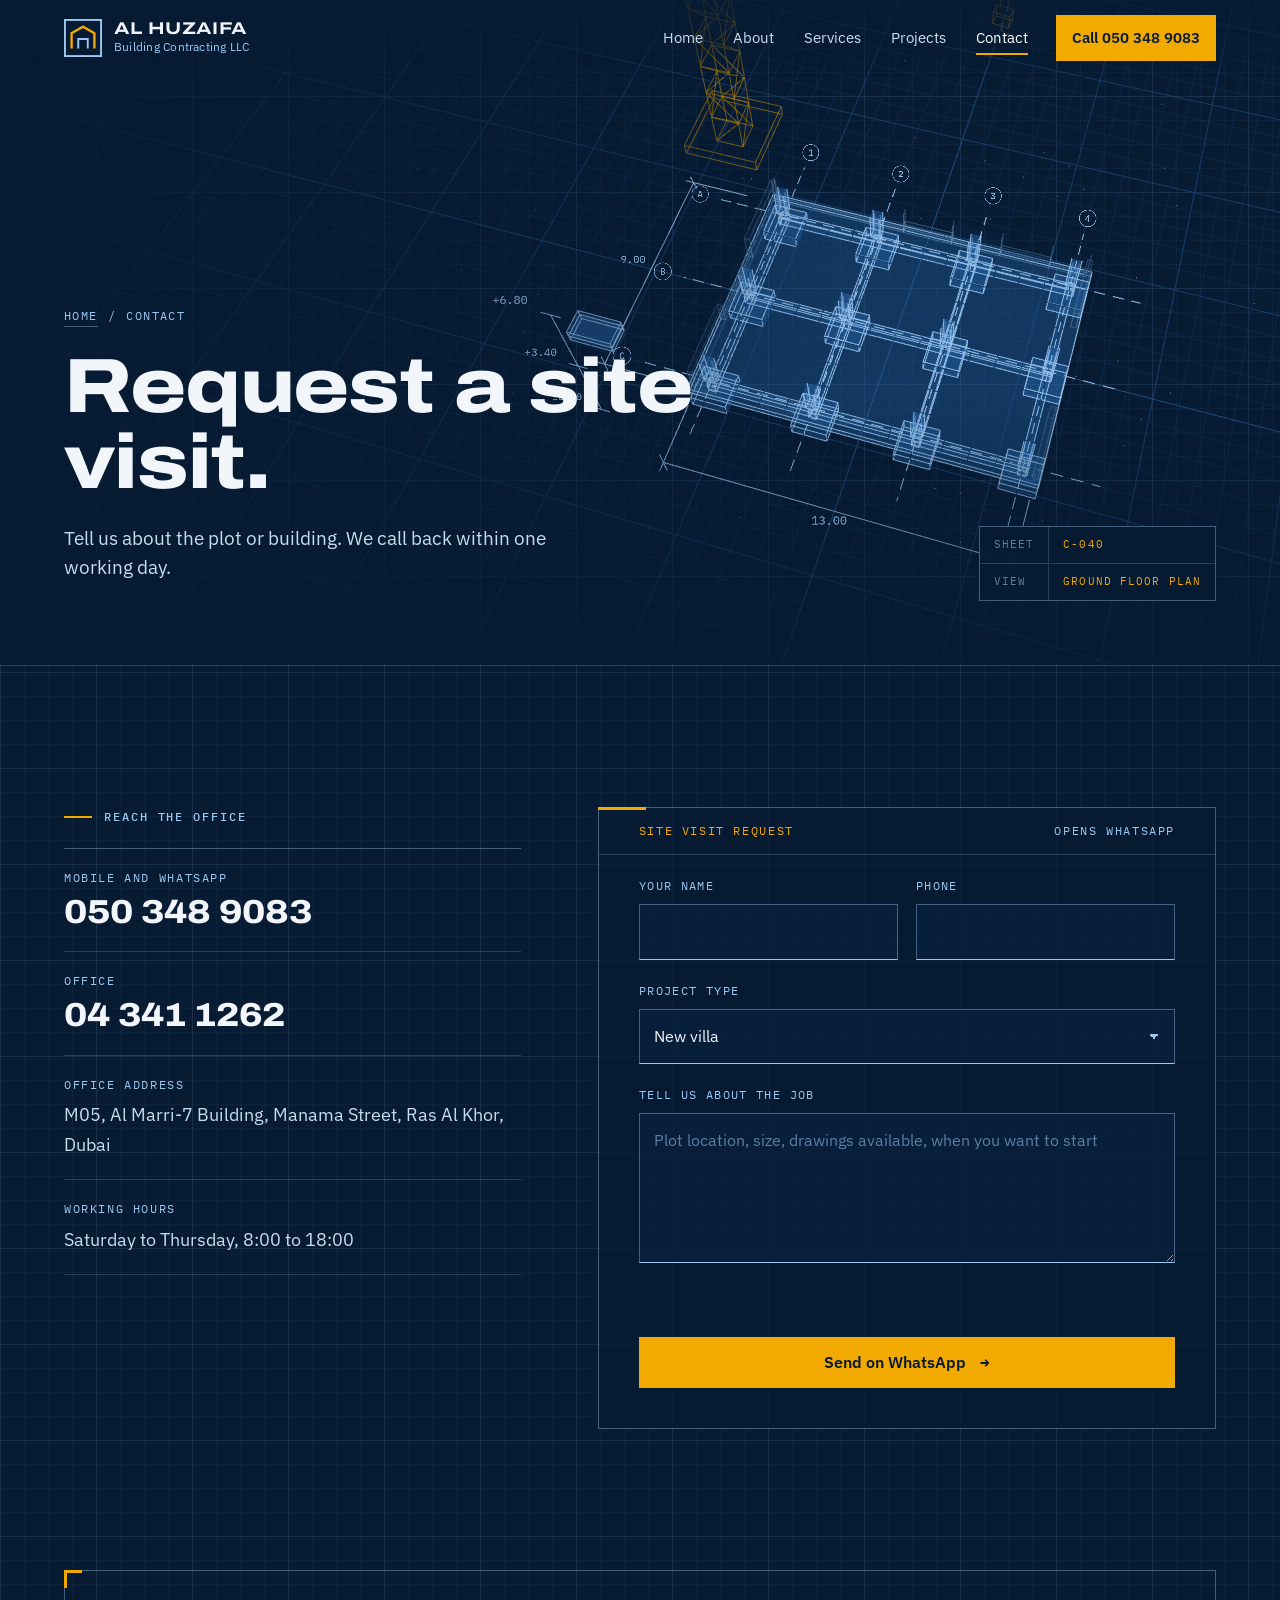
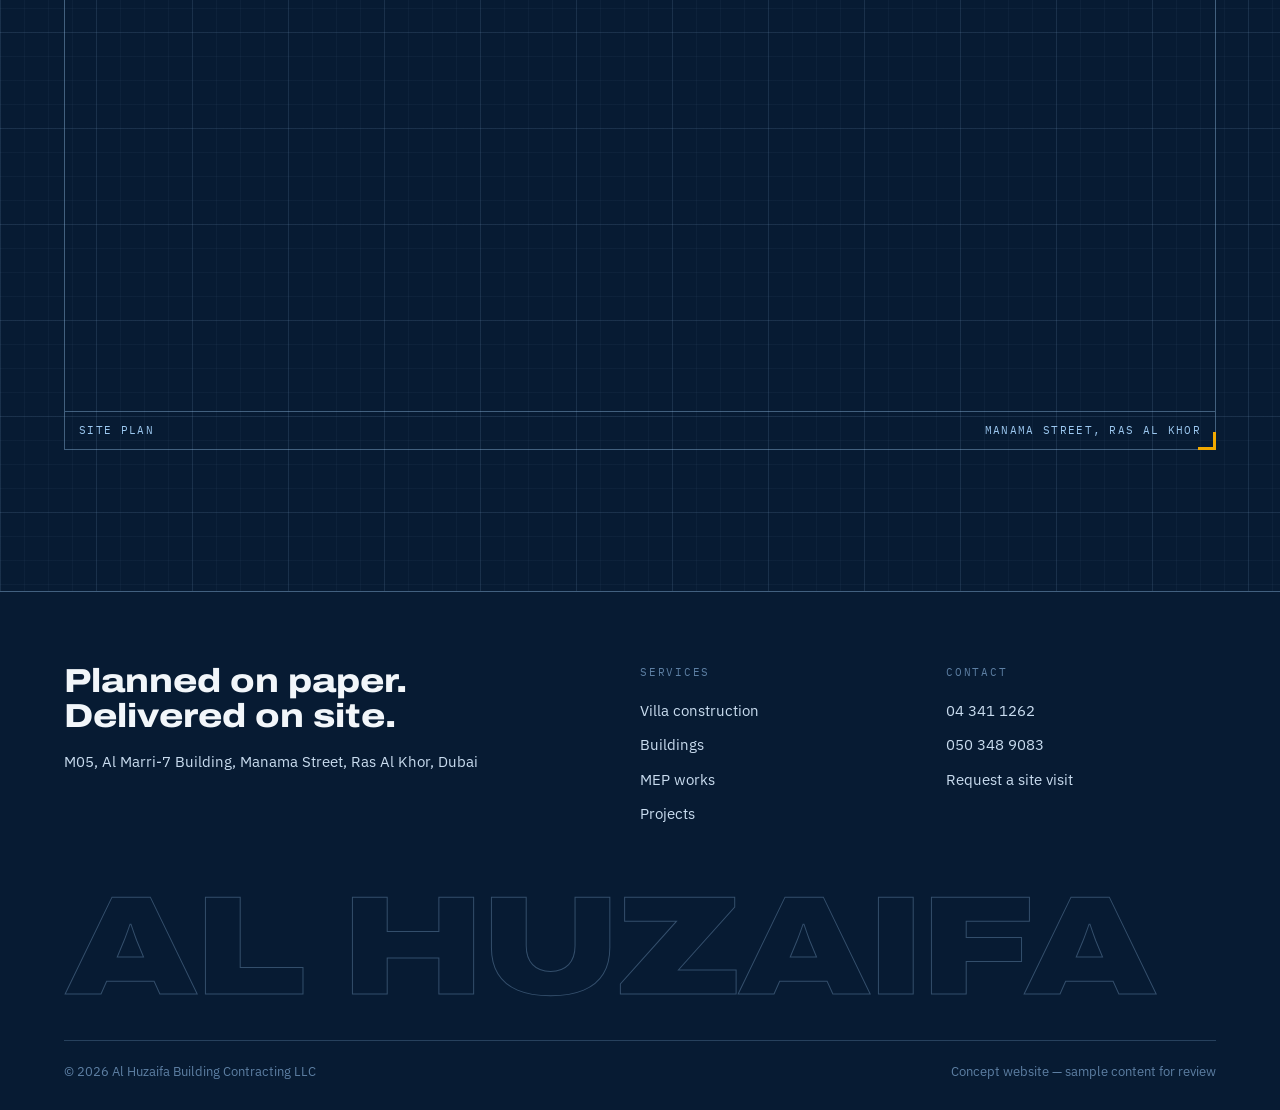
<file: contact.html>
<!doctype html>
<html lang="en">
<head>
<meta charset="utf-8">
<meta name="viewport" content="width=device-width, initial-scale=1, viewport-fit=cover">
<title>Contact | Al Huzaifa Building Contracting</title>
<meta name="description" content="Request a site visit in Dubai.">
<meta name="theme-color" content="#071B33">
<meta property="og:title" content="Contact | Al Huzaifa Building Contracting">
<meta property="og:description" content="Request a site visit in Dubai.">
<link rel="icon" href="favicon.svg" type="image/svg+xml">
<script>(function(d){var c=d.className;try{var s=sessionStorage;if(s.getItem('ah-seen'))c+=' seen';else s.setItem('ah-seen','1');if(s.getItem('ah-nav')){c+=' arrive';s.removeItem('ah-nav')}}catch(e){}try{if(matchMedia('(prefers-reduced-motion: reduce)').matches)c+=' rm'}catch(e){}d.className=c})(document.documentElement)</script>
<link rel="preconnect" href="https://fonts.googleapis.com">
<link rel="preconnect" href="https://fonts.gstatic.com" crossorigin>
<link href="https://fonts.googleapis.com/css2?family=Archivo:wdth,wght@62..125,400..900&amp;family=IBM+Plex+Mono:wght@400;500&amp;family=IBM+Plex+Sans:wght@400;500;600&amp;display=swap" rel="stylesheet">
<link rel="stylesheet" href="assets/css/style.css">
</head>
<body class="page-contact">
<a class="skip" href="#main">Skip to content</a>
<div class="loader" data-loader aria-hidden="true">
  <div class="loader-in">
    <svg viewBox="0 0 240 150"><path pathLength="1" d="M10 132H230"/><path pathLength="1" d="M44 132V96h132v36"/><path pathLength="1" d="M32 96h150v-4H32z"/><path pathLength="1" d="M36 92V52h106v40"/><path pathLength="1" d="M30 52h118v-5H30z"/><path pathLength="1" d="M46 64h86v16H46z"/><path pathLength="1" d="M60 132v-26h18v26M96 106h64v26"/><path class="a" pathLength="1" d="M200 132V20M194 20h44M200 20l-28 6M226 20v34"/></svg>
    <div class="loader-row"><span>Al Huzaifa</span><span>Plotting sheet A-001</span></div>
    <div class="loader-bar"><i></i></div>
  </div>
</div>
<header class="hdr" data-header>
  <div class="wrap">
    <a class="brand" href="index.html" aria-label="Al Huzaifa Building Contracting home">
      <svg viewBox="0 0 40 40" aria-hidden="true"><rect x="1" y="1" width="38" height="38" fill="none" stroke="#9CC8F0" stroke-width="2"/><path d="M8 31V15l12-7 12 7v16" fill="none" stroke="#F2A900" stroke-width="2.5"/><path d="M15 31V21h10v10" fill="none" stroke="#9CC8F0" stroke-width="2"/></svg>
      <span><b>AL HUZAIFA</b><small>Building Contracting LLC</small></span>
    </a>
    <button class="menu-btn" data-menu-toggle aria-expanded="false" aria-controls="site-nav"><span>Menu</span><i aria-hidden="true"></i></button>
    <nav class="nav" id="site-nav" data-menu aria-label="Main"><a href="index.html">Home</a><a href="about.html">About</a><a href="services.html">Services</a><a href="projects.html">Projects</a><a href="contact.html" aria-current="page">Contact</a><a class="call" href="tel:+971503489083">Call 050 348 9083</a></nav>
  </div>
</header>
<main id="main">
<section class="phead">
  <div class="stage"><canvas data-scene="mini" data-view="plan" aria-label="3D blueprint drawing of a villa" role="img"></canvas><svg class="fallback" viewBox="0 0 400 300" preserveAspectRatio="xMidYMid meet" aria-hidden="true" focusable="false"><path class="ln" d="M16 250H384" pathLength="1" style="--i:0"/><path class="ln" d="M66 112h184v7h-184z" pathLength="1" style="--i:1"/><path class="ln" d="M66 119h184v6h-184z" pathLength="1" style="--i:2"/><path class="ln" d="M78 92h44v20h-44z" pathLength="1" style="--i:3"/><path class="ln" d="M70 125h176v61h-176z" pathLength="1" style="--i:4"/><path class="ln" d="M70 186h222v6h-222z" pathLength="1" style="--i:5"/><path class="ln" d="M92 192h200v58h-200z" pathLength="1" style="--i:6"/><path class="ln" d="M84 140h152v30h-152z" pathLength="1" style="--i:7"/><path class="ln t" d="M103 140v30M122 140v30M141 140v30M160 140v30M179 140v30M198 140v30M217 140v30" pathLength="1" style="--i:8"/><path class="ln" d="M104 204h30v46h-30z" pathLength="1" style="--i:9"/><path class="ln" d="M150 200h132v50h-132z" pathLength="1" style="--i:10"/><path class="ln t" d="M176.4 200v50M202.8 200v50M229.2 200v50M255.6 200v50" pathLength="1" style="--i:11"/><path class="ln a" d="M246 172h46v14M246 176h46" pathLength="1" style="--i:12"/><path class="ln t" d="M300 250v-6h66v6M300 247h66" pathLength="1" style="--i:13"/><path class="ln t" d="M344 244c2-22 3-38 2-52M346 192c-10-6-22-4-30 4M346 192c8-8 22-8 30 0M346 192c-4-10-14-14-24-12M346 192c6-10 16-12 26-8" pathLength="1" style="--i:14"/><path class="dm" d="M92 272H292M92 268v8M292 268v8M89 275l6 -6M289 275l6 -6"/><text class="tx dmt" x="192" y="267" text-anchor="middle">13.00</text><path class="dm" d="M40 250l-5 -7h10z M40 250h26"/><text class="tx" x="70" y="253" text-anchor="start">±0.00</text><path class="dm" d="M40 186l-5 -7h10z M40 186h26"/><text class="tx" x="70" y="189" text-anchor="start">+3.40</text><path class="dm" d="M40 119l-5 -7h10z M40 119h26"/><text class="tx" x="70" y="122" text-anchor="start">+6.80</text><path class="ln a" d="M30 250V40M38 250V40" pathLength="1" style="--i:15"/><path class="ln a" d="M30 250L38 232.5M30 232.5L38 215M30 215L38 197.5M30 197.5L38 180M30 180L38 162.5M30 162.5L38 145M30 145L38 127.5M30 127.5L38 110M30 110L38 92.5M30 92.5L38 75M30 75L38 57.5M30 57.5L38 40" pathLength="1" style="--i:16"/><path class="ln a" d="M10 40H330M10 34H330M34 40V18L10 34M34 18L330 34" pathLength="1" style="--i:17"/><path class="ln a" d="M250 40V88" pathLength="1" style="--i:18"/><path class="ln a" d="M238 88h24v10h-24z" pathLength="1" style="--i:19"/></svg></div>
  <div class="wrap phead-in">
    <div class="phead-copy"><nav class="crumb" aria-label="Breadcrumb"><a href="index.html">Home</a><span aria-hidden="true">/</span><span>Contact</span></nav><h1>Request a site visit.</h1><p class="lede">Tell us about the plot or building. We call back within one working day.</p></div>
    <dl class="sheet-mini" aria-label="Drawing sheet"><dt>Sheet</dt><dd>C-040</dd><dt>View</dt><dd>Ground floor plan</dd></dl>
  </div>
</section>
<section class="sec sec-contact"><div class="wrap contact-grid">
  <div class="contact-side">
    <p class="eyebrow">Reach the office</p>
    <ul class="contact-list">
      <li><b>Mobile and WhatsApp</b><a href="tel:+971503489083">050 348 9083</a></li>
      <li><b>Office</b><a href="tel:+97143411262">04 341 1262</a></li>
      <li><b>Office address</b><span>M05, Al Marri-7 Building, Manama Street, Ras Al Khor, Dubai</span></li>
      <li><b>Working hours</b><span>Saturday to Thursday, 8:00 to 18:00</span></li>
    </ul>
  </div>
  <form class="form" data-contact-form data-whatsapp="971503489083" novalidate>
    <p class="form-h"><span>Site visit request</span><span>Opens WhatsApp</span></p>
    <div class="two">
      <div class="field"><label for="name">Your name</label><input id="name" name="name" autocomplete="name" required></div>
      <div class="field"><label for="phone">Phone</label><input id="phone" name="phone" type="tel" autocomplete="tel" required></div>
    </div>
    <div class="field"><label for="project">Project type</label><select id="project" name="project"><option>New villa</option><option>Building</option><option>MEP works</option><option>Renovation or extension</option><option>Something else</option></select></div>
    <div class="field"><label for="message">Tell us about the job</label><textarea id="message" name="message" required placeholder="Plot location, size, drawings available, when you want to start"></textarea></div>
    <p class="form-status" data-form-status role="status" aria-live="polite"></p>
    <div class="form-foot"><button class="btn primary" type="submit">Send on WhatsApp</button></div>
  </form>
</div></section>
<section class="sec sec-map"><div class="wrap">
  <figure class="map-frame"><iframe class="map" title="Map showing Ras Al Khor, Dubai" loading="lazy" referrerpolicy="no-referrer-when-downgrade" src="https://www.google.com/maps?q=Manama+Street+Ras+Al+Khor+Dubai&output=embed"></iframe><figcaption><span>Site plan</span><span>Manama Street, Ras Al Khor</span></figcaption></figure>
</div></section>
</main>
<footer class="ftr">
  <div class="wrap">
    <div class="ftr-brand">
      <p class="ftr-tag">Planned on paper.<br>Delivered on site.</p>
      <p class="ftr-addr">M05, Al Marri-7 Building, Manama Street, Ras Al Khor, Dubai</p>
    </div>
    <nav aria-label="Footer"><p class="ftr-h">Services</p><a href="services.html">Villa construction</a><a href="services.html#buildings">Buildings</a><a href="services.html#mep">MEP works</a><a href="projects.html">Projects</a></nav>
    <nav aria-label="Contact"><p class="ftr-h">Contact</p><a href="tel:+97143411262">04 341 1262</a><a href="tel:+971503489083">050 348 9083</a><a href="contact.html">Request a site visit</a></nav>
    <p class="ftr-mark" aria-hidden="true">AL HUZAIFA</p>
    <div class="fine"><span>© <span data-year></span> Al Huzaifa Building Contracting LLC</span><span>Concept website — sample content for review</span></div>
  </div>
</footer>
<script src="assets/js/vendor/three.min.js"></script>
<script src="assets/js/scene.js"></script>
<script src="assets/js/main.js"></script>
</body>
</html>
</file>
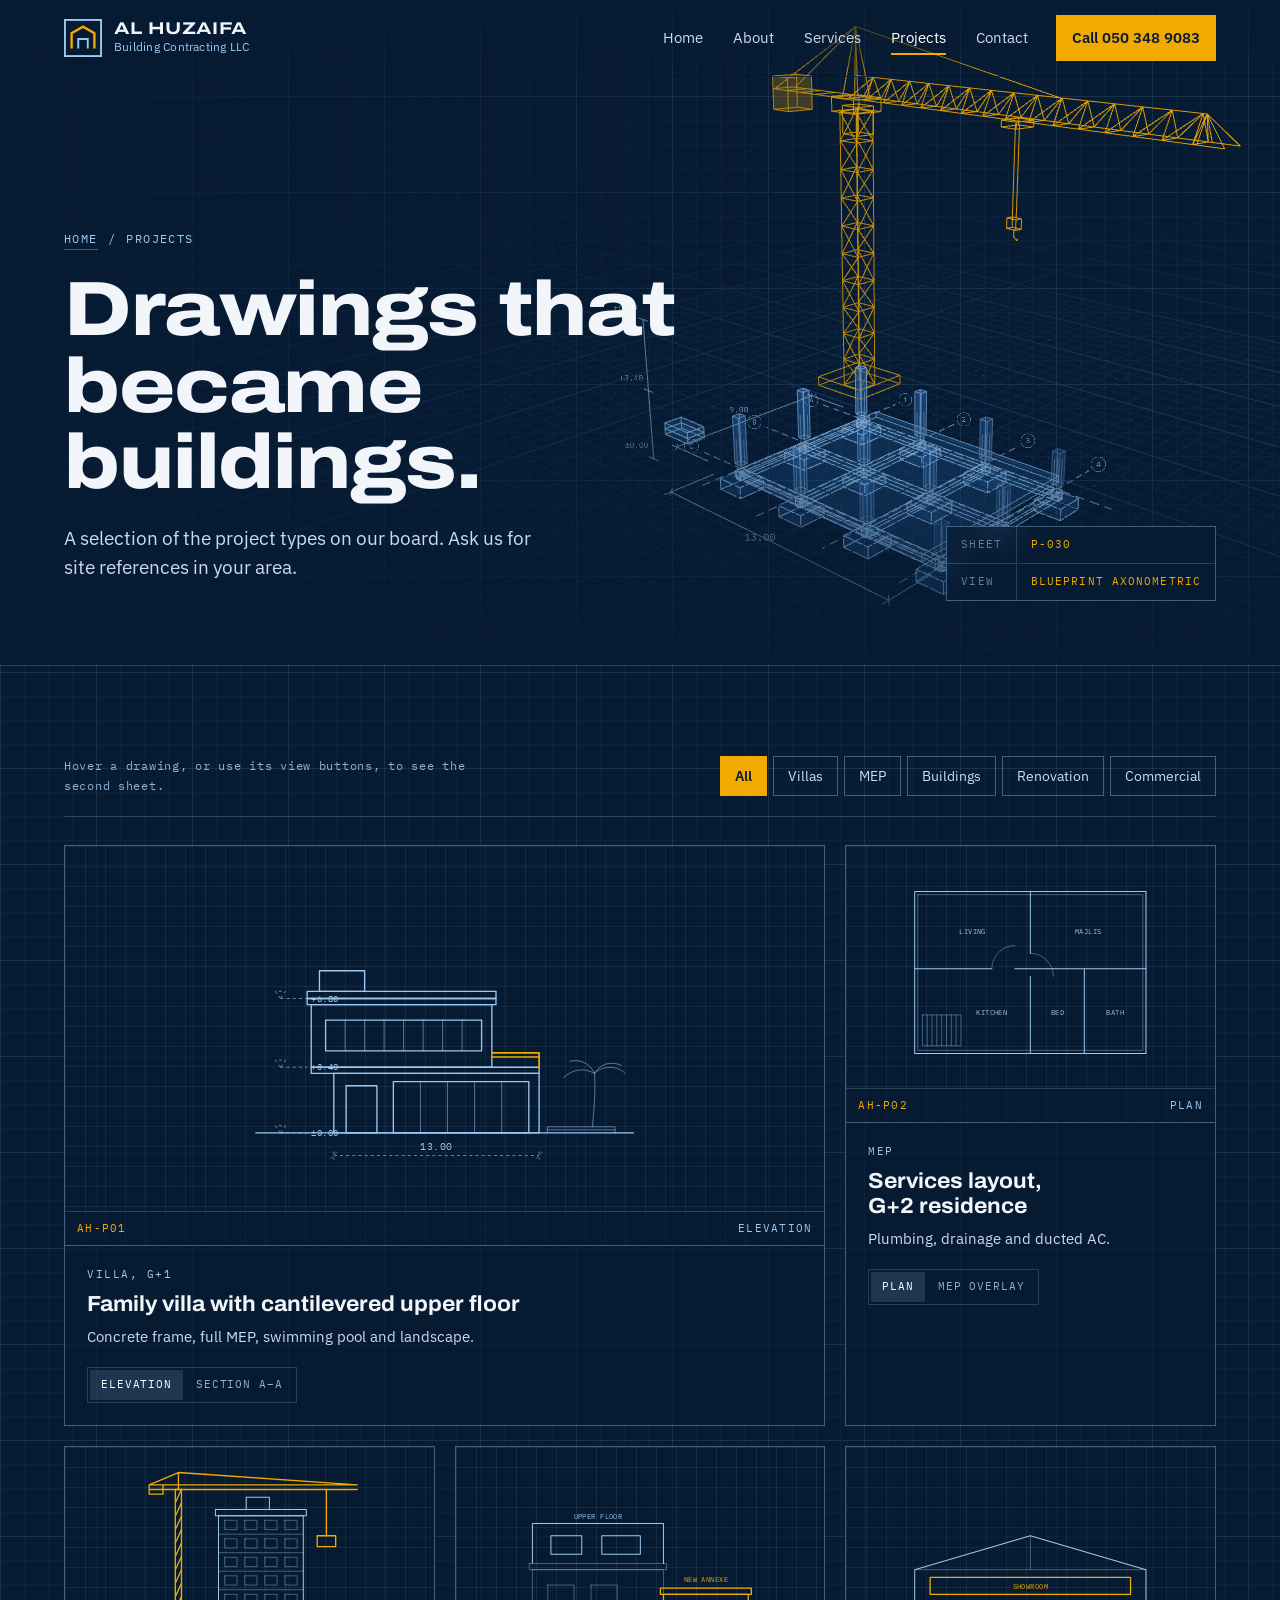
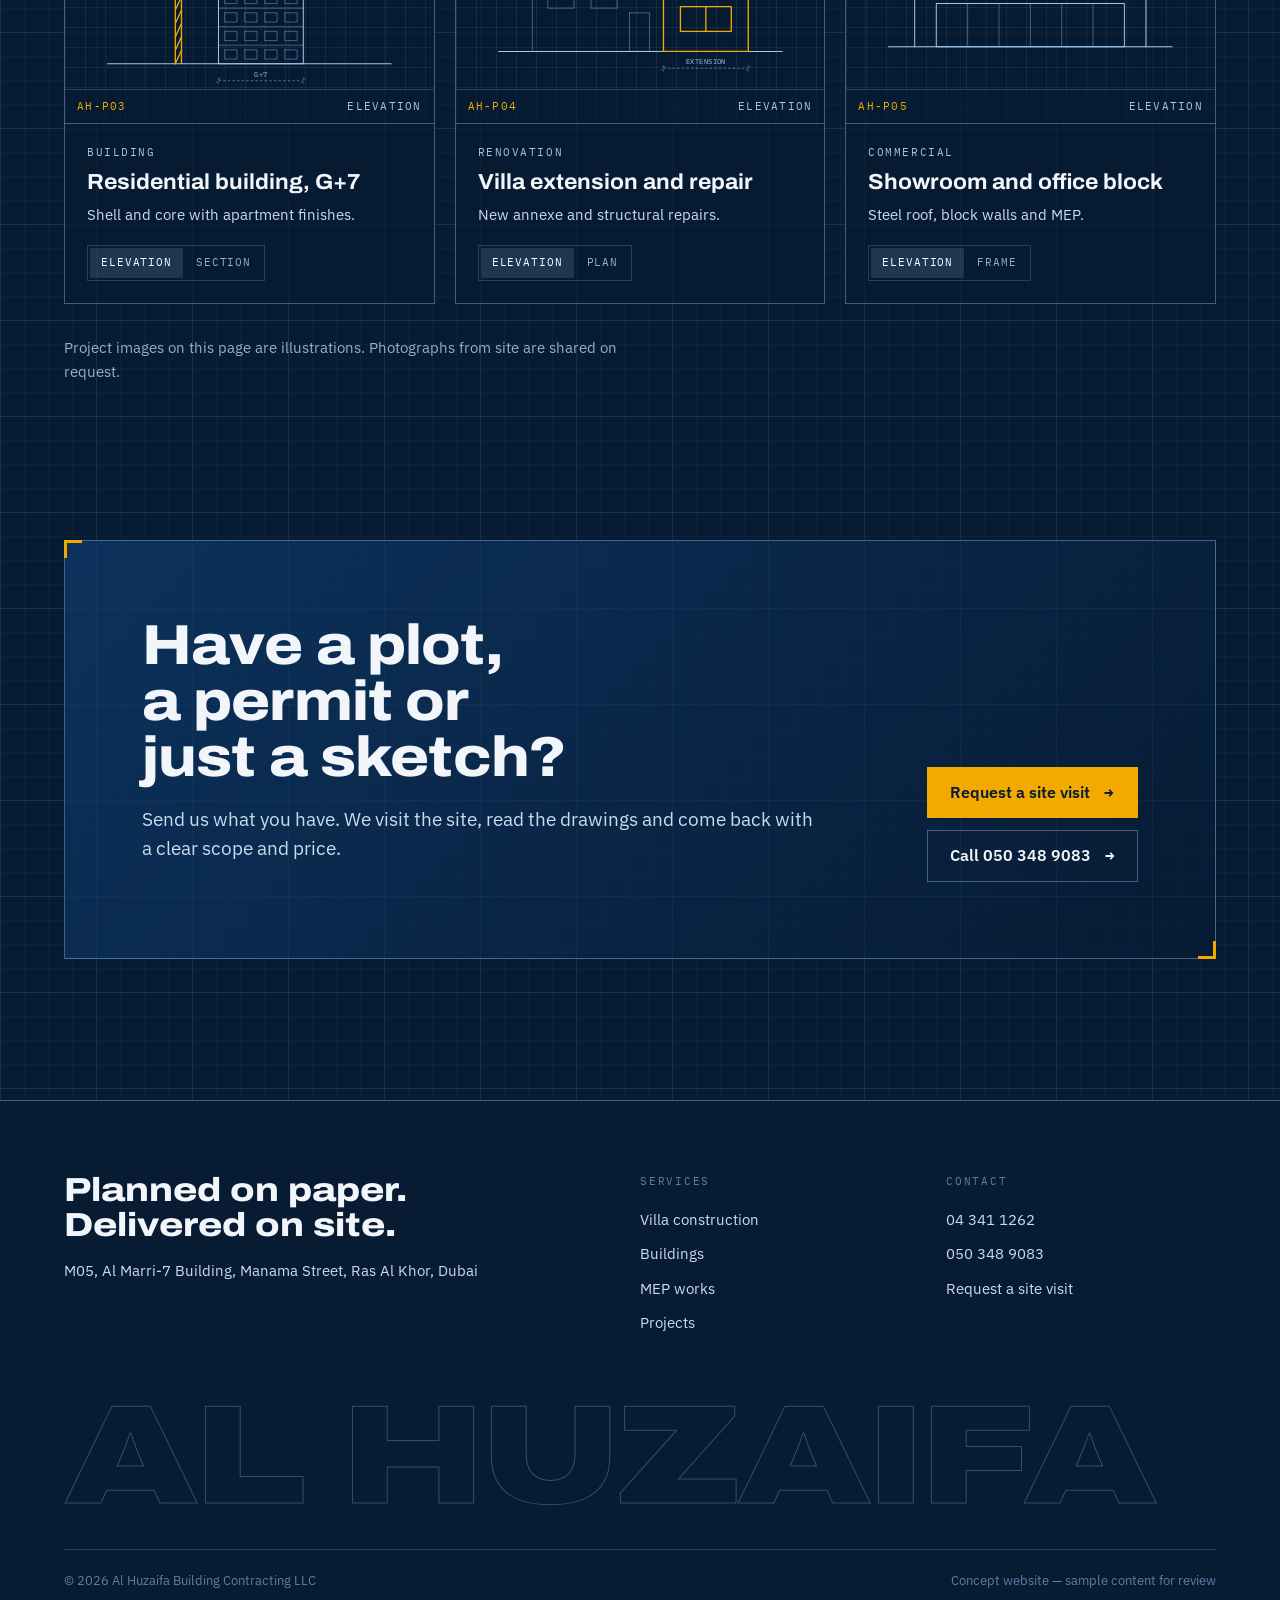
<file: projects.html>
<!doctype html>
<html lang="en">
<head>
<meta charset="utf-8">
<meta name="viewport" content="width=device-width, initial-scale=1, viewport-fit=cover">
<title>Projects | Al Huzaifa Building Contracting</title>
<meta name="description" content="Project types we build in Dubai.">
<meta name="theme-color" content="#071B33">
<meta property="og:title" content="Projects | Al Huzaifa Building Contracting">
<meta property="og:description" content="Project types we build in Dubai.">
<link rel="icon" href="favicon.svg" type="image/svg+xml">
<script>(function(d){var c=d.className;try{var s=sessionStorage;if(s.getItem('ah-seen'))c+=' seen';else s.setItem('ah-seen','1');if(s.getItem('ah-nav')){c+=' arrive';s.removeItem('ah-nav')}}catch(e){}try{if(matchMedia('(prefers-reduced-motion: reduce)').matches)c+=' rm'}catch(e){}d.className=c})(document.documentElement)</script>
<link rel="preconnect" href="https://fonts.googleapis.com">
<link rel="preconnect" href="https://fonts.gstatic.com" crossorigin>
<link href="https://fonts.googleapis.com/css2?family=Archivo:wdth,wght@62..125,400..900&amp;family=IBM+Plex+Mono:wght@400;500&amp;family=IBM+Plex+Sans:wght@400;500;600&amp;display=swap" rel="stylesheet">
<link rel="stylesheet" href="assets/css/style.css">
</head>
<body class="page-projects">
<a class="skip" href="#main">Skip to content</a>
<div class="loader" data-loader aria-hidden="true">
  <div class="loader-in">
    <svg viewBox="0 0 240 150"><path pathLength="1" d="M10 132H230"/><path pathLength="1" d="M44 132V96h132v36"/><path pathLength="1" d="M32 96h150v-4H32z"/><path pathLength="1" d="M36 92V52h106v40"/><path pathLength="1" d="M30 52h118v-5H30z"/><path pathLength="1" d="M46 64h86v16H46z"/><path pathLength="1" d="M60 132v-26h18v26M96 106h64v26"/><path class="a" pathLength="1" d="M200 132V20M194 20h44M200 20l-28 6M226 20v34"/></svg>
    <div class="loader-row"><span>Al Huzaifa</span><span>Plotting sheet A-001</span></div>
    <div class="loader-bar"><i></i></div>
  </div>
</div>
<header class="hdr" data-header>
  <div class="wrap">
    <a class="brand" href="index.html" aria-label="Al Huzaifa Building Contracting home">
      <svg viewBox="0 0 40 40" aria-hidden="true"><rect x="1" y="1" width="38" height="38" fill="none" stroke="#9CC8F0" stroke-width="2"/><path d="M8 31V15l12-7 12 7v16" fill="none" stroke="#F2A900" stroke-width="2.5"/><path d="M15 31V21h10v10" fill="none" stroke="#9CC8F0" stroke-width="2"/></svg>
      <span><b>AL HUZAIFA</b><small>Building Contracting LLC</small></span>
    </a>
    <button class="menu-btn" data-menu-toggle aria-expanded="false" aria-controls="site-nav"><span>Menu</span><i aria-hidden="true"></i></button>
    <nav class="nav" id="site-nav" data-menu aria-label="Main"><a href="index.html">Home</a><a href="about.html">About</a><a href="services.html">Services</a><a href="projects.html" aria-current="page">Projects</a><a href="contact.html">Contact</a><a class="call" href="tel:+971503489083">Call 050 348 9083</a></nav>
  </div>
</header>
<main id="main">
<section class="phead">
  <div class="stage"><canvas data-scene="mini" data-view="blueprint" aria-label="3D blueprint drawing of a villa" role="img"></canvas><svg class="fallback" viewBox="0 0 400 300" preserveAspectRatio="xMidYMid meet" aria-hidden="true" focusable="false"><path class="ln" d="M16 250H384" pathLength="1" style="--i:0"/><path class="ln" d="M66 112h184v7h-184z" pathLength="1" style="--i:1"/><path class="ln" d="M66 119h184v6h-184z" pathLength="1" style="--i:2"/><path class="ln" d="M78 92h44v20h-44z" pathLength="1" style="--i:3"/><path class="ln" d="M70 125h176v61h-176z" pathLength="1" style="--i:4"/><path class="ln" d="M70 186h222v6h-222z" pathLength="1" style="--i:5"/><path class="ln" d="M92 192h200v58h-200z" pathLength="1" style="--i:6"/><path class="ln" d="M84 140h152v30h-152z" pathLength="1" style="--i:7"/><path class="ln t" d="M103 140v30M122 140v30M141 140v30M160 140v30M179 140v30M198 140v30M217 140v30" pathLength="1" style="--i:8"/><path class="ln" d="M104 204h30v46h-30z" pathLength="1" style="--i:9"/><path class="ln" d="M150 200h132v50h-132z" pathLength="1" style="--i:10"/><path class="ln t" d="M176.4 200v50M202.8 200v50M229.2 200v50M255.6 200v50" pathLength="1" style="--i:11"/><path class="ln a" d="M246 172h46v14M246 176h46" pathLength="1" style="--i:12"/><path class="ln t" d="M300 250v-6h66v6M300 247h66" pathLength="1" style="--i:13"/><path class="ln t" d="M344 244c2-22 3-38 2-52M346 192c-10-6-22-4-30 4M346 192c8-8 22-8 30 0M346 192c-4-10-14-14-24-12M346 192c6-10 16-12 26-8" pathLength="1" style="--i:14"/><path class="dm" d="M92 272H292M92 268v8M292 268v8M89 275l6 -6M289 275l6 -6"/><text class="tx dmt" x="192" y="267" text-anchor="middle">13.00</text><path class="dm" d="M40 250l-5 -7h10z M40 250h26"/><text class="tx" x="70" y="253" text-anchor="start">±0.00</text><path class="dm" d="M40 186l-5 -7h10z M40 186h26"/><text class="tx" x="70" y="189" text-anchor="start">+3.40</text><path class="dm" d="M40 119l-5 -7h10z M40 119h26"/><text class="tx" x="70" y="122" text-anchor="start">+6.80</text><path class="ln a" d="M30 250V40M38 250V40" pathLength="1" style="--i:15"/><path class="ln a" d="M30 250L38 232.5M30 232.5L38 215M30 215L38 197.5M30 197.5L38 180M30 180L38 162.5M30 162.5L38 145M30 145L38 127.5M30 127.5L38 110M30 110L38 92.5M30 92.5L38 75M30 75L38 57.5M30 57.5L38 40" pathLength="1" style="--i:16"/><path class="ln a" d="M10 40H330M10 34H330M34 40V18L10 34M34 18L330 34" pathLength="1" style="--i:17"/><path class="ln a" d="M250 40V88" pathLength="1" style="--i:18"/><path class="ln a" d="M238 88h24v10h-24z" pathLength="1" style="--i:19"/></svg></div>
  <div class="wrap phead-in">
    <div class="phead-copy"><nav class="crumb" aria-label="Breadcrumb"><a href="index.html">Home</a><span aria-hidden="true">/</span><span>Projects</span></nav><h1>Drawings that became buildings.</h1><p class="lede">A selection of the project types on our board. Ask us for site references in your area.</p></div>
    <dl class="sheet-mini" aria-label="Drawing sheet"><dt>Sheet</dt><dd>P-030</dd><dt>View</dt><dd>Blueprint axonometric</dd></dl>
  </div>
</section>
<section class="sec sec-gallery"><div class="wrap">
  <div class="gal-bar"><p class="gal-note">Hover a drawing, or use its view buttons, to see the second sheet.</p><div class="filters" role="group" aria-label="Filter project types"><button type="button" data-filter="all" aria-pressed="true">All</button><button type="button" data-filter="villa" aria-pressed="false">Villas</button><button type="button" data-filter="mep" aria-pressed="false">MEP</button><button type="button" data-filter="building" aria-pressed="false">Buildings</button><button type="button" data-filter="reno" aria-pressed="false">Renovation</button><button type="button" data-filter="comm" aria-pressed="false">Commercial</button></div></div>
  <div class="plates gallery" data-gallery>
<article class="plate wide" data-cat="villa">
  <div class="draw"><svg class="layer-a" viewBox="0 0 400 300" preserveAspectRatio="xMidYMid meet" aria-hidden="true" focusable="false"><path class="ln" d="M16 250H384" pathLength="1" style="--i:0"/><path class="ln" d="M66 112h184v7h-184z" pathLength="1" style="--i:1"/><path class="ln" d="M66 119h184v6h-184z" pathLength="1" style="--i:2"/><path class="ln" d="M78 92h44v20h-44z" pathLength="1" style="--i:3"/><path class="ln" d="M70 125h176v61h-176z" pathLength="1" style="--i:4"/><path class="ln" d="M70 186h222v6h-222z" pathLength="1" style="--i:5"/><path class="ln" d="M92 192h200v58h-200z" pathLength="1" style="--i:6"/><path class="ln" d="M84 140h152v30h-152z" pathLength="1" style="--i:7"/><path class="ln t" d="M103 140v30M122 140v30M141 140v30M160 140v30M179 140v30M198 140v30M217 140v30" pathLength="1" style="--i:8"/><path class="ln" d="M104 204h30v46h-30z" pathLength="1" style="--i:9"/><path class="ln" d="M150 200h132v50h-132z" pathLength="1" style="--i:10"/><path class="ln t" d="M176.4 200v50M202.8 200v50M229.2 200v50M255.6 200v50" pathLength="1" style="--i:11"/><path class="ln a" d="M246 172h46v14M246 176h46" pathLength="1" style="--i:12"/><path class="ln t" d="M300 250v-6h66v6M300 247h66" pathLength="1" style="--i:13"/><path class="ln t" d="M344 244c2-22 3-38 2-52M346 192c-10-6-22-4-30 4M346 192c8-8 22-8 30 0M346 192c-4-10-14-14-24-12M346 192c6-10 16-12 26-8" pathLength="1" style="--i:14"/><path class="dm" d="M92 272H292M92 268v8M292 268v8M89 275l6 -6M289 275l6 -6"/><text class="tx dmt" x="192" y="267" text-anchor="middle">13.00</text><path class="dm" d="M40 250l-5 -7h10z M40 250h26"/><text class="tx" x="70" y="253" text-anchor="start">±0.00</text><path class="dm" d="M40 186l-5 -7h10z M40 186h26"/><text class="tx" x="70" y="189" text-anchor="start">+3.40</text><path class="dm" d="M40 119l-5 -7h10z M40 119h26"/><text class="tx" x="70" y="122" text-anchor="start">+6.80</text></svg><svg class="layer-b" viewBox="0 0 400 300" preserveAspectRatio="xMidYMid meet" aria-hidden="true" focusable="false"><rect class="gnd" x="16" y="250" width="368" height="22"/><path class="ln" d="M16 250H384" pathLength="1" style="--i:0"/><path class="ln" d="M88 254h24v10h-24z" pathLength="1" style="--i:1"/><path class="ln" d="M100 250v4" pathLength="1" style="--i:2"/><path class="ln" d="M178 254h24v10h-24z" pathLength="1" style="--i:3"/><path class="ln" d="M190 250v4" pathLength="1" style="--i:4"/><path class="ln" d="M268 254h24v10h-24z" pathLength="1" style="--i:5"/><path class="ln" d="M280 250v4" pathLength="1" style="--i:6"/><rect class="pc" x="66" y="119" width="184" height="6"/><path class="ln" d="M66 119h184v6h-184z" pathLength="1" style="--i:7"/><rect class="pc" x="70" y="186" width="222" height="6"/><path class="ln" d="M70 186h222v6h-222z" pathLength="1" style="--i:8"/><rect class="pc" x="92" y="246" width="200" height="4"/><rect class="pc" x="92" y="192" width="5" height="54"/><rect class="pc" x="287" y="192" width="5" height="54"/><rect class="pc" x="70" y="125" width="5" height="61"/><rect class="pc" x="241" y="125" width="5" height="61"/><path class="ln t" d="M92 192h200v58h-200z" pathLength="1" style="--i:9"/><path class="ln t" d="M70 125h176v61h-176z" pathLength="1" style="--i:10"/><path class="ln" d="M108 246h6v-6h6v-6h6v-6h6v-6h6v-6h6v-6h6v-6h6v-6h6v-6h40" pathLength="1" style="--i:11"/><path class="ln t" d="M108 246L168 192" pathLength="1" style="--i:12"/><text class="tx" x="215" y="228" text-anchor="middle">LIVING</text><text class="tx" x="160" y="162" text-anchor="middle">BEDROOM</text><text class="tx" x="124" y="106" text-anchor="middle">ROOF</text><path class="ln a" d="M118 194h150v7h-150z" pathLength="1" style="--i:13"/><path class="ln a" d="M264 119V250M270 125V246" pathLength="1" style="--i:14"/><path class="ln a" d="M150 107h20v12h-20z" pathLength="1" style="--i:15"/><path class="ln a" d="M178 107h20v12h-20z" pathLength="1" style="--i:16"/><path class="ln a" d="M264 250v10H352" pathLength="1" style="--i:17"/><path class="ln a" d="M352 254h16v12h-16z" pathLength="1" style="--i:18"/><path class="ln a" d="M118 131h110" pathLength="1" style="--i:19"/><text class="tx a" x="372" y="238" text-anchor="end">A–A</text></svg><span class="scan" aria-hidden="true"></span>
    <div class="tb" aria-hidden="true"><span>AH-P01</span><span data-view-label>Elevation</span></div>
  </div>
  <div class="meta">
    <p class="cat">Villa, G+1</p>
    <h2>Family villa with cantilevered upper floor</h2>
    <p>Concrete frame, full MEP, swimming pool and landscape.</p>
    <div class="plate-tabs" role="group" aria-label="Drawing view for family villa with cantilevered upper floor"><button type="button" data-plate-view="a" aria-pressed="true">Elevation</button><button type="button" data-plate-view="b" aria-pressed="false">Section A–A</button></div>
  </div>
</article>
<article class="plate" data-cat="mep">
  <div class="draw"><svg class="layer-a" viewBox="0 0 400 300" preserveAspectRatio="xMidYMid meet" aria-hidden="true" focusable="false"><path class="ln" d="M50 40h300v210h-300z" pathLength="1" style="--i:0"/><path class="ln t" d="M54 44h292v202h-292z" pathLength="1" style="--i:1"/><path class="ln" d="M200 40v80M200 150v100M50 140h100M180 140h170M270 140v110" pathLength="1" style="--i:2"/><path class="ln t" d="M150 140a30 30 0 0 1 30 -30M200 120a30 30 0 0 1 30 30" pathLength="1" style="--i:3"/><path class="ln t" d="M60 200h50v40h-50z" pathLength="1" style="--i:4"/><path class="ln t" d="M66.25 200v40M72.5 200v40M78.75 200v40M85 200v40M91.25 200v40M97.5 200v40M103.75 200v40" pathLength="1" style="--i:5"/><text class="tx" x="125" y="95" text-anchor="middle">LIVING</text><text class="tx" x="275" y="95" text-anchor="middle">MAJLIS</text><text class="tx" x="150" y="200" text-anchor="middle">KITCHEN</text><text class="tx" x="235" y="200" text-anchor="middle">BED</text><text class="tx" x="310" y="200" text-anchor="middle">BATH</text></svg><svg class="layer-b" viewBox="0 0 400 300" preserveAspectRatio="xMidYMid meet" aria-hidden="true" focusable="false"><path class="ln t" d="M50 40h300v210h-300z" pathLength="1" style="--i:0"/><path class="ln t" d="M200 40v80M200 150v100M50 140h100M180 140h170M270 140v110" pathLength="1" style="--i:1"/><path class="ln a" d="M70 62h120v40h-60v38" pathLength="1" style="--i:2"/><path class="ln a" d="M130 140v60h140v-30h60" pathLength="1" style="--i:3"/><path class="ln a" d="M330 170v52M330 222h-40" pathLength="1" style="--i:4"/><path class="dm a" d="M300 230h-80v18M160 230v18"/><path class="ln a" d="M324 226a6 6 0 1 0 12 0a6 6 0 1 0 -12 0" pathLength="1" style="--i:5"/><path class="ln a" d="M284 222a6 6 0 1 0 12 0a6 6 0 1 0 -12 0" pathLength="1" style="--i:6"/><path class="ln a" d="M154 232a6 6 0 1 0 12 0a6 6 0 1 0 -12 0" pathLength="1" style="--i:7"/><path class="ln a" d="M124 204a6 6 0 1 0 12 0a6 6 0 1 0 -12 0" pathLength="1" style="--i:8"/><path class="ln" d="M214 52h120v12h-120z" pathLength="1" style="--i:9"/><path class="ln" d="M240 64v30M300 64v30" pathLength="1" style="--i:10"/><path class="ln" d="M232 94h16v8h-16z" pathLength="1" style="--i:11"/><path class="ln" d="M292 94h16v8h-16z" pathLength="1" style="--i:12"/><path class="ln a" d="M62 268h18" pathLength="1" style="--i:13"/><text class="tx" x="86" y="271" text-anchor="start">SUPPLY</text><path class="dm a" d="M150 268h18"/><text class="tx" x="174" y="271" text-anchor="start">DRAIN</text><path class="ln" d="M232 268h18" pathLength="1" style="--i:14"/><text class="tx" x="256" y="271" text-anchor="start">DUCT</text></svg><span class="scan" aria-hidden="true"></span>
    <div class="tb" aria-hidden="true"><span>AH-P02</span><span data-view-label>Plan</span></div>
  </div>
  <div class="meta">
    <p class="cat">MEP</p>
    <h2>Services layout, G+2 residence</h2>
    <p>Plumbing, drainage and ducted AC.</p>
    <div class="plate-tabs" role="group" aria-label="Drawing view for services layout, g+2 residence"><button type="button" data-plate-view="a" aria-pressed="true">Plan</button><button type="button" data-plate-view="b" aria-pressed="false">MEP overlay</button></div>
  </div>
</article>
<article class="plate" data-cat="building">
  <div class="draw"><svg class="layer-a" viewBox="0 0 400 300" preserveAspectRatio="xMidYMid meet" aria-hidden="true" focusable="false"><path class="ln" d="M16 262H384" pathLength="1" style="--i:0"/><path class="ln" d="M160 70h110v192h-110z" pathLength="1" style="--i:1"/><path class="ln t" d="M160 238h110" pathLength="1" style="--i:2"/><path class="ln t" d="M160 214h110" pathLength="1" style="--i:3"/><path class="ln t" d="M160 190h110" pathLength="1" style="--i:4"/><path class="ln t" d="M160 166h110" pathLength="1" style="--i:5"/><path class="ln t" d="M160 142h110" pathLength="1" style="--i:6"/><path class="ln t" d="M160 118h110" pathLength="1" style="--i:7"/><path class="ln t" d="M160 94h110" pathLength="1" style="--i:8"/><path class="ln t" d="M168 244h16v12h-16zM194 244h16v12h-16zM220 244h16v12h-16zM246 244h16v12h-16zM168 220h16v12h-16zM194 220h16v12h-16zM220 220h16v12h-16zM246 220h16v12h-16zM168 196h16v12h-16zM194 196h16v12h-16zM220 196h16v12h-16zM246 196h16v12h-16zM168 172h16v12h-16zM194 172h16v12h-16zM220 172h16v12h-16zM246 172h16v12h-16zM168 148h16v12h-16zM194 148h16v12h-16zM220 148h16v12h-16zM246 148h16v12h-16zM168 124h16v12h-16zM194 124h16v12h-16zM220 124h16v12h-16zM246 124h16v12h-16zM168 100h16v12h-16zM194 100h16v12h-16zM220 100h16v12h-16zM246 100h16v12h-16zM168 76h16v12h-16zM194 76h16v12h-16zM220 76h16v12h-16zM246 76h16v12h-16z" pathLength="1" style="--i:9"/><path class="ln" d="M156 62h118v8h-118z" pathLength="1" style="--i:10"/><path class="ln" d="M196 46h30v16h-30z" pathLength="1" style="--i:11"/><path class="ln a" d="M112 262V36M104 262V36M104 36h8" pathLength="1" style="--i:12"/><path class="ln a" d="M104 262L112 244.6M104 244.6L112 227.2M104 227.2L112 209.8M104 209.8L112 192.4M104 192.4L112 175M104 175L112 157.6M104 157.6L112 140.2M104 140.2L112 122.8M104 122.8L112 105.4M104 105.4L112 88M104 88L112 70.6M104 70.6L112 53.2M104 53.2L112 35.8" pathLength="1" style="--i:13"/><path class="ln a" d="M70 36H340M70 30H340M108 36V14L70 30M108 14L340 30M70 30v12h18V30" pathLength="1" style="--i:14"/><path class="ln a" d="M300 36V96" pathLength="1" style="--i:15"/><path class="ln a" d="M288 96h24v14h-24z" pathLength="1" style="--i:16"/><path class="dm" d="M160 284H270M160 280v8M270 280v8M157 287l6 -6M267 287l6 -6"/><text class="tx dmt" x="215" y="279" text-anchor="middle">G+7</text></svg><svg class="layer-b" viewBox="0 0 400 300" preserveAspectRatio="xMidYMid meet" aria-hidden="true" focusable="false"><path class="ln" d="M16 262H384" pathLength="1" style="--i:0"/><rect class="gnd" x="16" y="262" width="368" height="14"/><rect class="pc" x="160" y="259" width="110" height="3"/><path class="ln t" d="M160 259h110v3h-110z" pathLength="1" style="--i:1"/><rect class="pc" x="160" y="235" width="110" height="3"/><path class="ln t" d="M160 235h110v3h-110z" pathLength="1" style="--i:2"/><rect class="pc" x="160" y="211" width="110" height="3"/><path class="ln t" d="M160 211h110v3h-110z" pathLength="1" style="--i:3"/><rect class="pc" x="160" y="187" width="110" height="3"/><path class="ln t" d="M160 187h110v3h-110z" pathLength="1" style="--i:4"/><rect class="pc" x="160" y="163" width="110" height="3"/><path class="ln t" d="M160 163h110v3h-110z" pathLength="1" style="--i:5"/><rect class="pc" x="160" y="139" width="110" height="3"/><path class="ln t" d="M160 139h110v3h-110z" pathLength="1" style="--i:6"/><rect class="pc" x="160" y="115" width="110" height="3"/><path class="ln t" d="M160 115h110v3h-110z" pathLength="1" style="--i:7"/><rect class="pc" x="160" y="91" width="110" height="3"/><path class="ln t" d="M160 91h110v3h-110z" pathLength="1" style="--i:8"/><rect class="pc" x="160" y="67" width="110" height="3"/><path class="ln t" d="M160 67h110v3h-110z" pathLength="1" style="--i:9"/><rect class="pc" x="196" y="70" width="30" height="192"/><path class="ln" d="M196 70h30v192h-30z" pathLength="1" style="--i:10"/><path class="ln t" d="M196 70L196 70M196 80L206 70M196 90L216 70M196 100L226 70M196 110L226 80M196 120L226 90M196 130L226 100M196 140L226 110M196 150L226 120M196 160L226 130M196 170L226 140M196 180L226 150M196 190L226 160M196 200L226 170M196 210L226 180M196 220L226 190M196 230L226 200M196 240L226 210M196 250L226 220M196 260L226 230M204 262L226 240M214 262L226 250M224 262L226 260" pathLength="1" style="--i:11"/><path class="ln a" d="M240 62V262M250 62V262" pathLength="1" style="--i:12"/><path class="ln a" d="M226 250h14M250 250h14" pathLength="1" style="--i:13"/><path class="ln a" d="M226 226h14M250 226h14" pathLength="1" style="--i:14"/><path class="ln a" d="M226 202h14M250 202h14" pathLength="1" style="--i:15"/><path class="ln a" d="M226 178h14M250 178h14" pathLength="1" style="--i:16"/><path class="ln a" d="M226 154h14M250 154h14" pathLength="1" style="--i:17"/><path class="ln a" d="M226 130h14M250 130h14" pathLength="1" style="--i:18"/><path class="ln a" d="M226 106h14M250 106h14" pathLength="1" style="--i:19"/><path class="ln a" d="M226 82h14M250 82h14" pathLength="1" style="--i:20"/><path class="ln a" d="M236 48h24v14h-24z" pathLength="1" style="--i:21"/><path class="ln a" d="M168 52h20v10h-20z" pathLength="1" style="--i:22"/><path class="ln" d="M150 262h130v14h-130z" pathLength="1" style="--i:23"/><text class="tx" x="211" y="290" text-anchor="middle">CORE</text><text class="tx a" x="300" y="160" text-anchor="start">RISERS</text><path class="ln a" d="M296 157h-40" pathLength="1" style="--i:24"/></svg><span class="scan" aria-hidden="true"></span>
    <div class="tb" aria-hidden="true"><span>AH-P03</span><span data-view-label>Elevation</span></div>
  </div>
  <div class="meta">
    <p class="cat">Building</p>
    <h2>Residential building, G+7</h2>
    <p>Shell and core with apartment finishes.</p>
    <div class="plate-tabs" role="group" aria-label="Drawing view for residential building, g+7"><button type="button" data-plate-view="a" aria-pressed="true">Elevation</button><button type="button" data-plate-view="b" aria-pressed="false">Section</button></div>
  </div>
</article>
<article class="plate" data-cat="reno">
  <div class="draw"><svg class="layer-a" viewBox="0 0 400 300" preserveAspectRatio="xMidYMid meet" aria-hidden="true" focusable="false"><path class="ln" d="M16 246H384" pathLength="1" style="--i:0"/><path class="ln t" d="M60 140h170v106h-170z" pathLength="1" style="--i:1"/><path class="ln t" d="M56 132h178v8h-178z" pathLength="1" style="--i:2"/><path class="ln t" d="M80 160h34v30h-34z" pathLength="1" style="--i:3"/><path class="ln t" d="M136 160h34v30h-34z" pathLength="1" style="--i:4"/><path class="ln t" d="M186 196h26v50h-26z" pathLength="1" style="--i:5"/><path class="ln a" d="M230 172h110v74h-110z" pathLength="1" style="--i:6"/><path class="ln a" d="M226 164h118v8h-118z" pathLength="1" style="--i:7"/><path class="ln a" d="M252 188h66v32h-66z" pathLength="1" style="--i:8"/><path class="ln a" d="M285 188v32" pathLength="1" style="--i:9"/><path class="ln" d="M60 132V80h170v52" pathLength="1" style="--i:10"/><path class="ln" d="M84 96h40v24h-40zM150 96h50v24h-50z" pathLength="1" style="--i:11"/><text class="tx a" x="285" y="156" text-anchor="middle">NEW ANNEXE</text><text class="tx" x="145" y="74" text-anchor="middle">UPPER FLOOR</text><path class="dm" d="M230 268H340M230 264v8M340 264v8M227 271l6 -6M337 271l6 -6"/><text class="tx dmt" x="285" y="263" text-anchor="middle">EXTENSION</text></svg><svg class="layer-b" viewBox="0 0 400 300" preserveAspectRatio="xMidYMid meet" aria-hidden="true" focusable="false"><rect class="pc" x="60" y="60" width="170" height="8"/><rect class="pc" x="60" y="60" width="8" height="180"/><rect class="pc" x="60" y="232" width="170" height="8"/><rect class="pc" x="222" y="60" width="8" height="72"/><rect class="pc" x="222" y="168" width="8" height="72"/><path class="ln t" d="M60 60h170v180h-170z" pathLength="1" style="--i:0"/><path class="ln t" d="M68 150h80M150 68v82" pathLength="1" style="--i:1"/><path class="ln a" d="M230 110h120v130h-120z" pathLength="1" style="--i:2"/><path class="ln a" d="M230 175h120" pathLength="1" style="--i:3"/><path class="ln a" d="M222 132a36 36 0 0 1 36 36" pathLength="1" style="--i:4"/><path class="ln a" d="M87 64a9 9 0 1 0 18 0a9 9 0 1 0 -18 0" pathLength="1" style="--i:5"/><text class="tx a" x="96" y="67" text-anchor="middle">CR</text><path class="ln a" d="M217 210a9 9 0 1 0 18 0a9 9 0 1 0 -18 0" pathLength="1" style="--i:6"/><text class="tx a" x="226" y="213" text-anchor="middle">SR</text><path class="ln a" d="M141 236a9 9 0 1 0 18 0a9 9 0 1 0 -18 0" pathLength="1" style="--i:7"/><text class="tx a" x="150" y="239" text-anchor="middle">CR</text><text class="tx" x="145" y="112" text-anchor="middle">EXISTING</text><text class="tx a" x="290" y="150" text-anchor="middle">NEW</text><text class="tx" x="60" y="270" text-anchor="start">CR  CRACK INJECTION   SR  STRENGTHENING</text></svg><span class="scan" aria-hidden="true"></span>
    <div class="tb" aria-hidden="true"><span>AH-P04</span><span data-view-label>Elevation</span></div>
  </div>
  <div class="meta">
    <p class="cat">Renovation</p>
    <h2>Villa extension and repair</h2>
    <p>New annexe and structural repairs.</p>
    <div class="plate-tabs" role="group" aria-label="Drawing view for villa extension and repair"><button type="button" data-plate-view="a" aria-pressed="true">Elevation</button><button type="button" data-plate-view="b" aria-pressed="false">Plan</button></div>
  </div>
</article>
<article class="plate" data-cat="comm">
  <div class="draw"><svg class="layer-a" viewBox="0 0 400 300" preserveAspectRatio="xMidYMid meet" aria-hidden="true" focusable="false"><path class="ln" d="M16 240H384" pathLength="1" style="--i:0"/><path class="ln" d="M50 240V140L200 96L350 140V240" pathLength="1" style="--i:1"/><path class="ln a" d="M70 150h260v22h-260z" pathLength="1" style="--i:2"/><path class="ln" d="M78 184h244v56h-244z" pathLength="1" style="--i:3"/><path class="ln t" d="M118.67 184v56M159.34 184v56M200.01 184v56M240.68 184v56M281.35 184v56" pathLength="1" style="--i:4"/><path class="ln t" d="M50 140h300" pathLength="1" style="--i:5"/><text class="tx a" x="200" y="165" text-anchor="middle">SHOWROOM</text><path class="ln t" d="M200 96v44" pathLength="1" style="--i:6"/></svg><svg class="layer-b" viewBox="0 0 400 300" preserveAspectRatio="xMidYMid meet" aria-hidden="true" focusable="false"><path class="ln" d="M16 240H384" pathLength="1" style="--i:0"/><rect class="gnd" x="16" y="240" width="368" height="14"/><path class="ln a" d="M60 240V136L200 92L340 136V240" pathLength="1" style="--i:1"/><path class="ln a" d="M68 240V140L200 100L332 140V240" pathLength="1" style="--i:2"/><path class="ln a" d="M60 136l20 18M340 136l-20 18" pathLength="1" style="--i:3"/><path class="ln" d="M80 127.714v-5h5v5zM315 127.714v-5h5v5zM100 121.429v-5h5v5zM295 121.429v-5h5v5zM120 115.143v-5h5v5zM275 115.143v-5h5v5zM140 108.857v-5h5v5zM255 108.857v-5h5v5zM160 102.571v-5h5v5zM235 102.571v-5h5v5zM180 96.2857v-5h5v5zM215 96.2857v-5h5v5z" pathLength="1" style="--i:4"/><path class="ln" d="M48 240h32v12h-32z" pathLength="1" style="--i:5"/><path class="ln" d="M320 240h32v12h-32z" pathLength="1" style="--i:6"/><path class="ln t" d="M68 190h264" pathLength="1" style="--i:7"/><text class="tx" x="200" y="186" text-anchor="middle">MEZZANINE</text><text class="tx a" x="200" y="128" text-anchor="middle">STEEL PORTAL FRAME</text></svg><span class="scan" aria-hidden="true"></span>
    <div class="tb" aria-hidden="true"><span>AH-P05</span><span data-view-label>Elevation</span></div>
  </div>
  <div class="meta">
    <p class="cat">Commercial</p>
    <h2>Showroom and office block</h2>
    <p>Steel roof, block walls and MEP.</p>
    <div class="plate-tabs" role="group" aria-label="Drawing view for showroom and office block"><button type="button" data-plate-view="a" aria-pressed="true">Elevation</button><button type="button" data-plate-view="b" aria-pressed="false">Frame</button></div>
  </div>
</article>
  </div>
  <p class="gal-foot">Project images on this page are illustrations. Photographs from site are shared on request.</p>
</div></section>
<section class="sec sec-cta"><div class="wrap"><div class="cta">
  <div class="cta-copy"><h2>Have a plot, a permit or just a sketch?</h2><p class="lede">Send us what you have. We visit the site, read the drawings and come back with a clear scope and price.</p></div>
  <div class="btns"><a class="btn primary" href="contact.html">Request a site visit</a><a class="btn" href="tel:+971503489083">Call 050 348 9083</a></div>
</div></div></section>
</main>
<footer class="ftr">
  <div class="wrap">
    <div class="ftr-brand">
      <p class="ftr-tag">Planned on paper.<br>Delivered on site.</p>
      <p class="ftr-addr">M05, Al Marri-7 Building, Manama Street, Ras Al Khor, Dubai</p>
    </div>
    <nav aria-label="Footer"><p class="ftr-h">Services</p><a href="services.html">Villa construction</a><a href="services.html#buildings">Buildings</a><a href="services.html#mep">MEP works</a><a href="projects.html">Projects</a></nav>
    <nav aria-label="Contact"><p class="ftr-h">Contact</p><a href="tel:+97143411262">04 341 1262</a><a href="tel:+971503489083">050 348 9083</a><a href="contact.html">Request a site visit</a></nav>
    <p class="ftr-mark" aria-hidden="true">AL HUZAIFA</p>
    <div class="fine"><span>© <span data-year></span> Al Huzaifa Building Contracting LLC</span><span>Concept website — sample content for review</span></div>
  </div>
</footer>
<script src="assets/js/vendor/three.min.js"></script>
<script src="assets/js/scene.js"></script>
<script src="assets/js/main.js"></script>
</body>
</html>
</file>
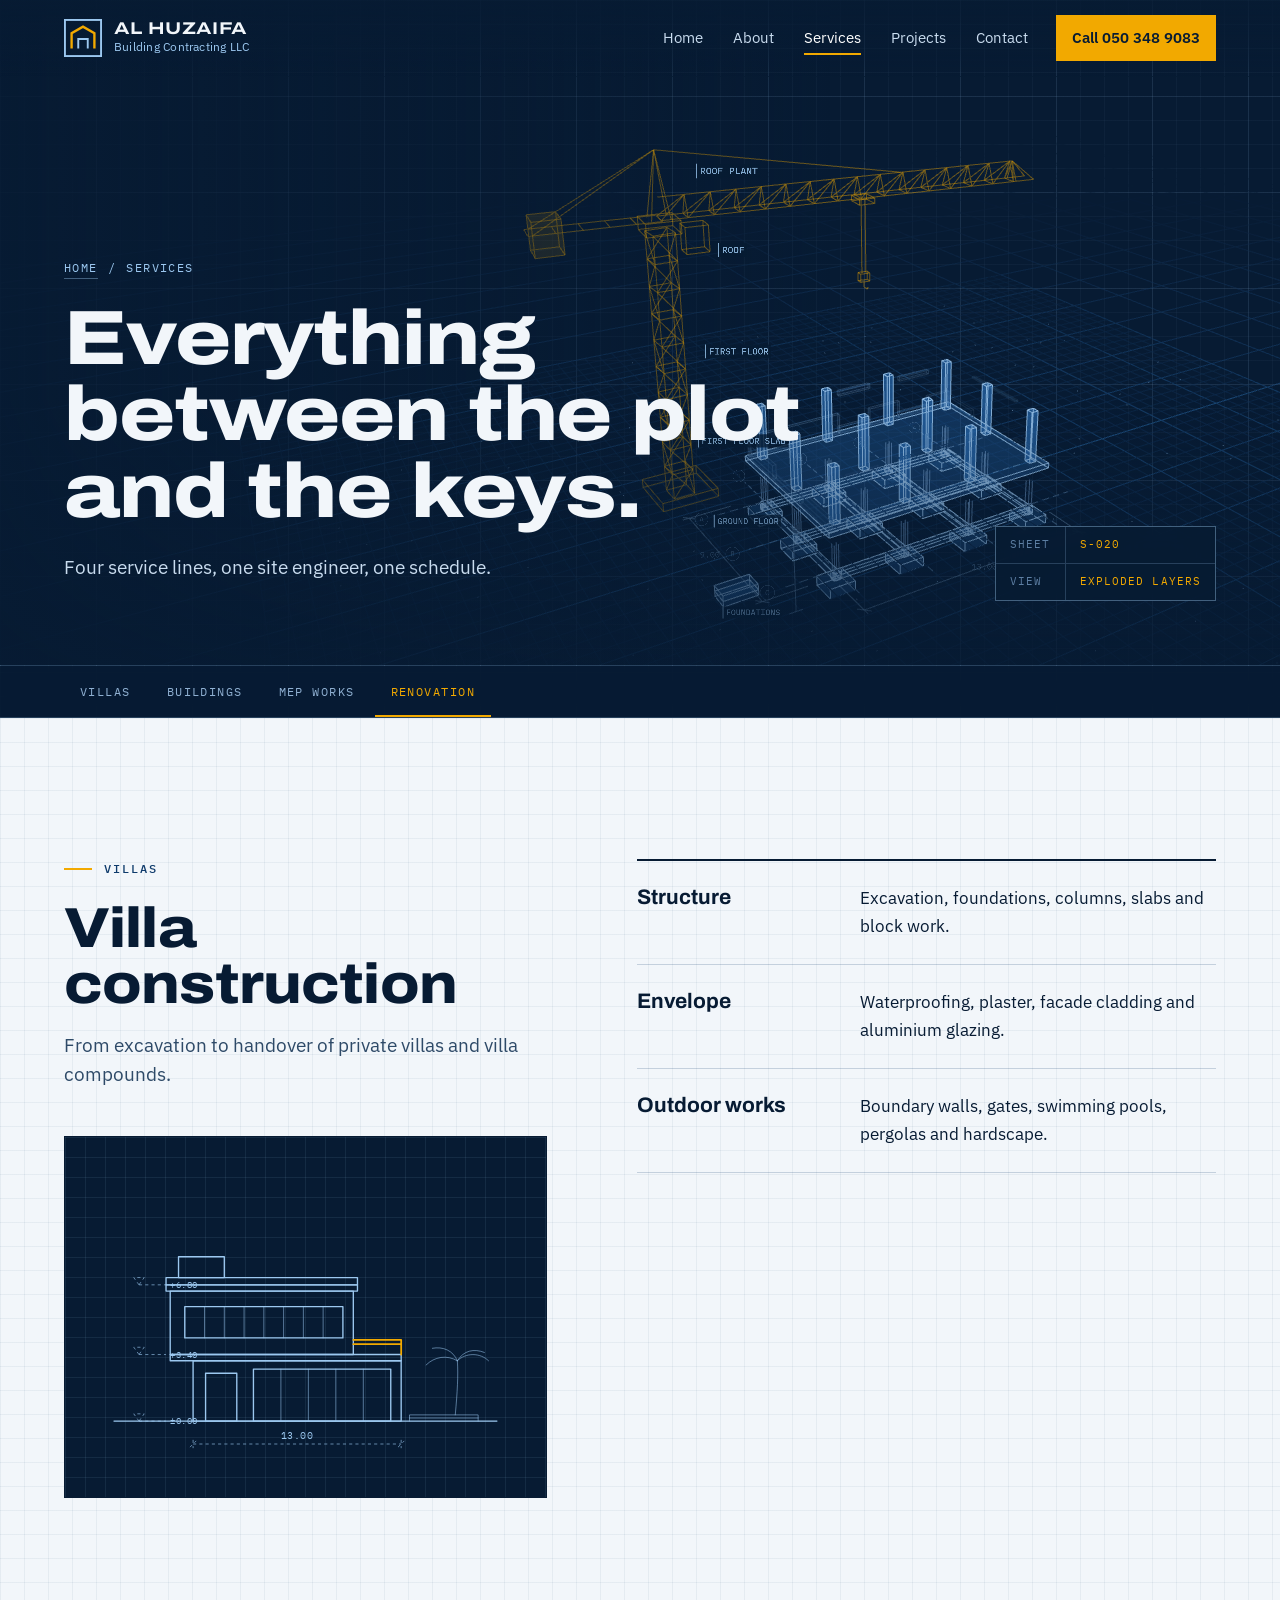
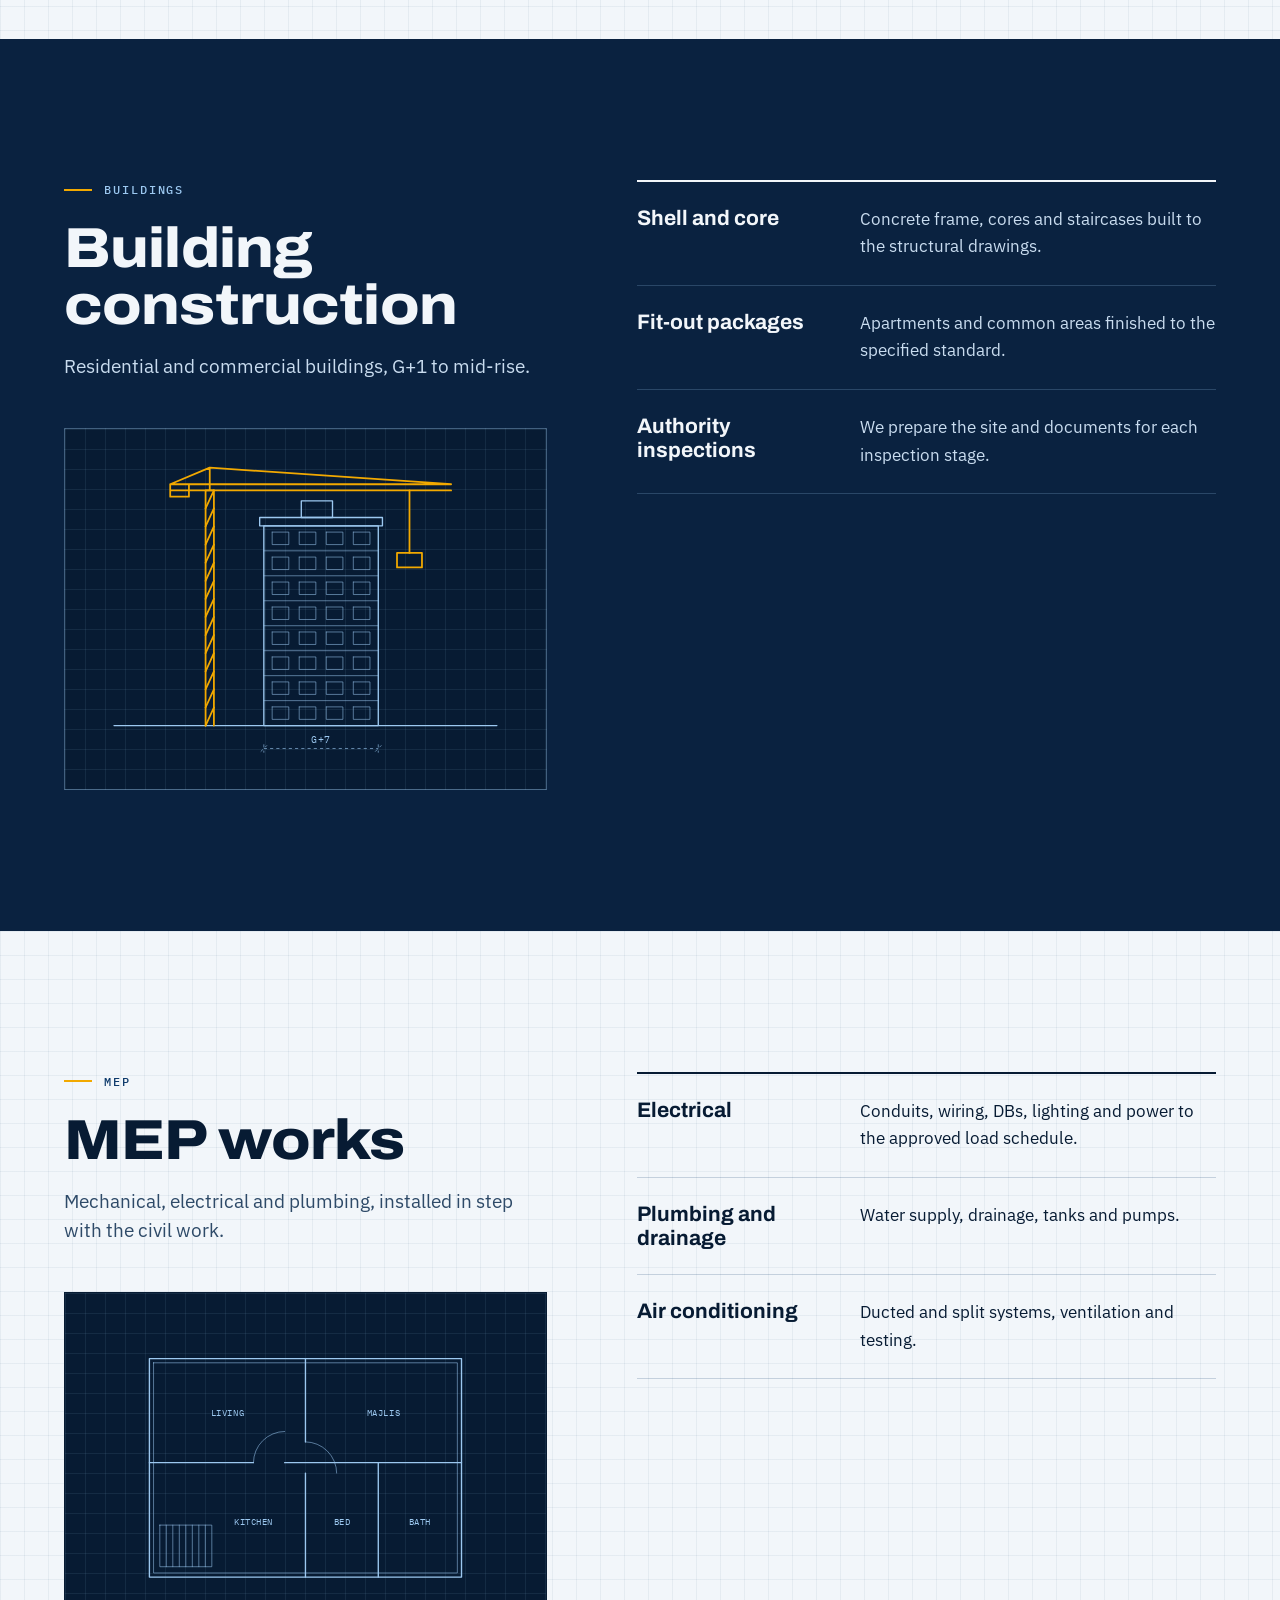
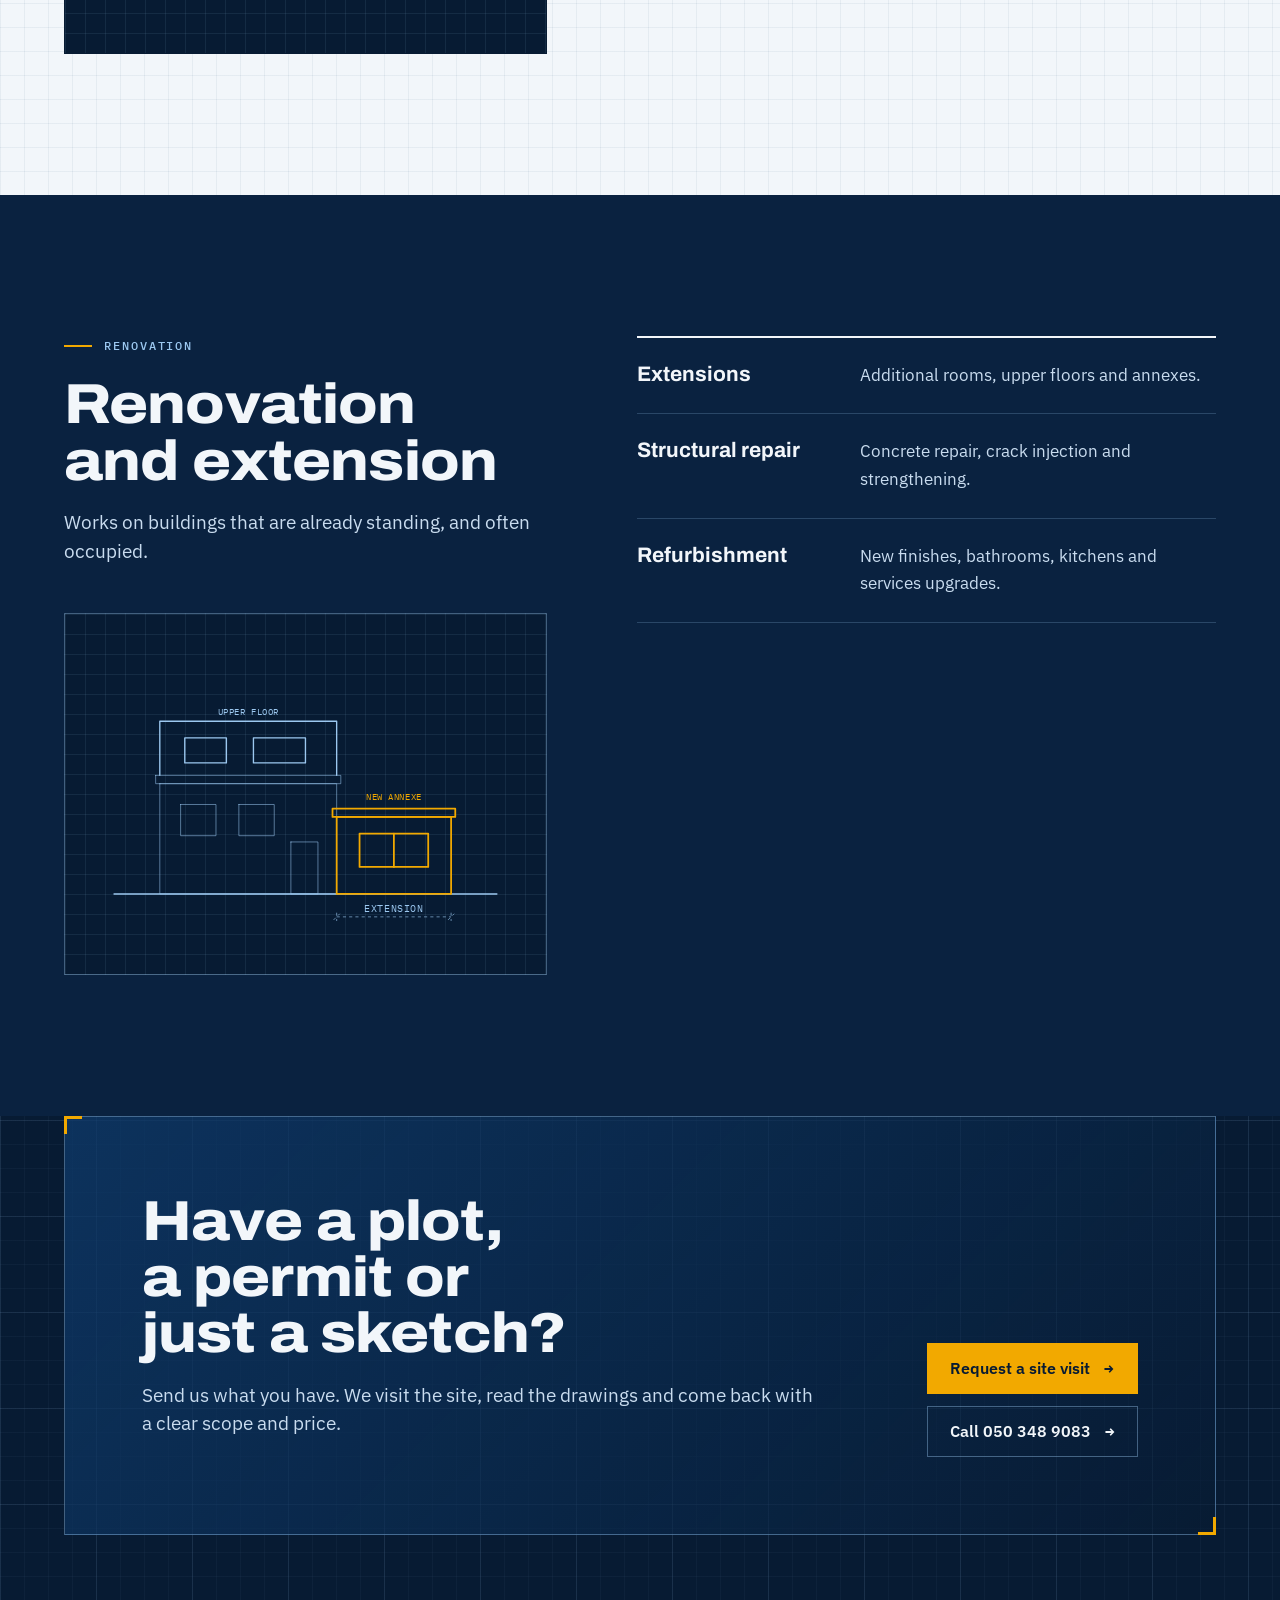
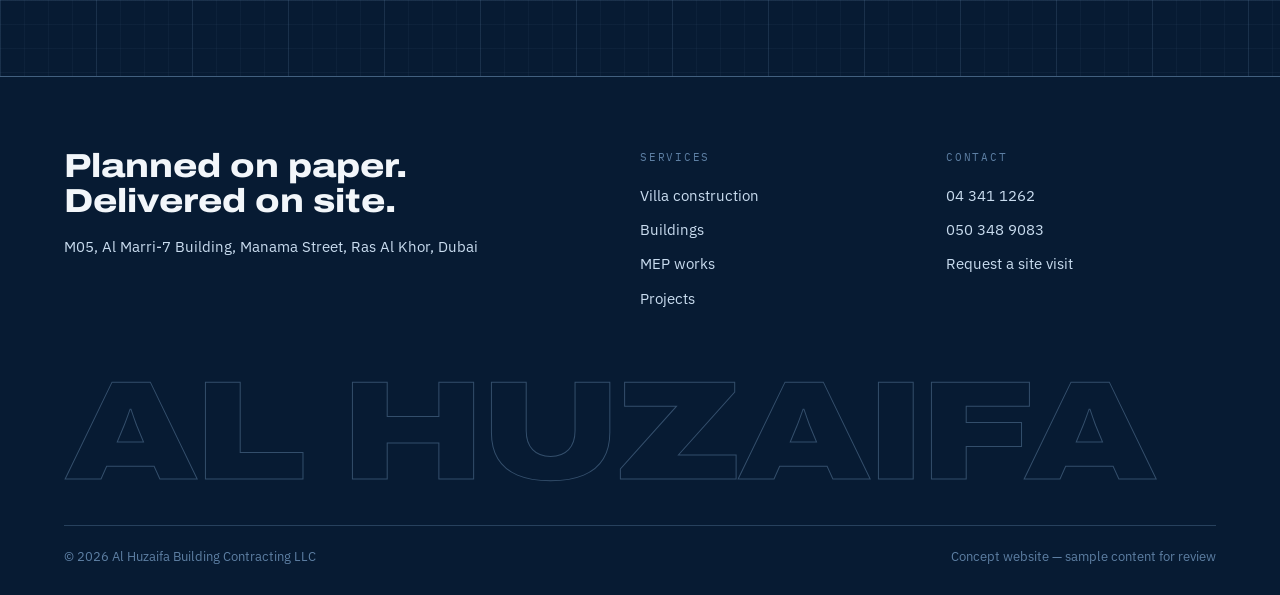
<file: services.html>
<!doctype html>
<html lang="en">
<head>
<meta charset="utf-8">
<meta name="viewport" content="width=device-width, initial-scale=1, viewport-fit=cover">
<title>Services | Al Huzaifa Building Contracting</title>
<meta name="description" content="Villa construction, building construction, MEP works and renovation in Dubai.">
<meta name="theme-color" content="#071B33">
<meta property="og:title" content="Services | Al Huzaifa Building Contracting">
<meta property="og:description" content="Villa construction, building construction, MEP works and renovation in Dubai.">
<link rel="icon" href="favicon.svg" type="image/svg+xml">
<script>(function(d){var c=d.className;try{var s=sessionStorage;if(s.getItem('ah-seen'))c+=' seen';else s.setItem('ah-seen','1');if(s.getItem('ah-nav')){c+=' arrive';s.removeItem('ah-nav')}}catch(e){}try{if(matchMedia('(prefers-reduced-motion: reduce)').matches)c+=' rm'}catch(e){}d.className=c})(document.documentElement)</script>
<link rel="preconnect" href="https://fonts.googleapis.com">
<link rel="preconnect" href="https://fonts.gstatic.com" crossorigin>
<link href="https://fonts.googleapis.com/css2?family=Archivo:wdth,wght@62..125,400..900&amp;family=IBM+Plex+Mono:wght@400;500&amp;family=IBM+Plex+Sans:wght@400;500;600&amp;display=swap" rel="stylesheet">
<link rel="stylesheet" href="assets/css/style.css">
</head>
<body class="page-services">
<a class="skip" href="#main">Skip to content</a>
<div class="loader" data-loader aria-hidden="true">
  <div class="loader-in">
    <svg viewBox="0 0 240 150"><path pathLength="1" d="M10 132H230"/><path pathLength="1" d="M44 132V96h132v36"/><path pathLength="1" d="M32 96h150v-4H32z"/><path pathLength="1" d="M36 92V52h106v40"/><path pathLength="1" d="M30 52h118v-5H30z"/><path pathLength="1" d="M46 64h86v16H46z"/><path pathLength="1" d="M60 132v-26h18v26M96 106h64v26"/><path class="a" pathLength="1" d="M200 132V20M194 20h44M200 20l-28 6M226 20v34"/></svg>
    <div class="loader-row"><span>Al Huzaifa</span><span>Plotting sheet A-001</span></div>
    <div class="loader-bar"><i></i></div>
  </div>
</div>
<header class="hdr" data-header>
  <div class="wrap">
    <a class="brand" href="index.html" aria-label="Al Huzaifa Building Contracting home">
      <svg viewBox="0 0 40 40" aria-hidden="true"><rect x="1" y="1" width="38" height="38" fill="none" stroke="#9CC8F0" stroke-width="2"/><path d="M8 31V15l12-7 12 7v16" fill="none" stroke="#F2A900" stroke-width="2.5"/><path d="M15 31V21h10v10" fill="none" stroke="#9CC8F0" stroke-width="2"/></svg>
      <span><b>AL HUZAIFA</b><small>Building Contracting LLC</small></span>
    </a>
    <button class="menu-btn" data-menu-toggle aria-expanded="false" aria-controls="site-nav"><span>Menu</span><i aria-hidden="true"></i></button>
    <nav class="nav" id="site-nav" data-menu aria-label="Main"><a href="index.html">Home</a><a href="about.html">About</a><a href="services.html" aria-current="page">Services</a><a href="projects.html">Projects</a><a href="contact.html">Contact</a><a class="call" href="tel:+971503489083">Call 050 348 9083</a></nav>
  </div>
</header>
<main id="main">
<section class="phead">
  <div class="stage"><canvas data-scene="mini" data-view="explode" aria-label="3D blueprint drawing of a villa" role="img"></canvas><svg class="fallback" viewBox="0 0 400 300" preserveAspectRatio="xMidYMid meet" aria-hidden="true" focusable="false"><path class="ln" d="M16 250H384" pathLength="1" style="--i:0"/><path class="ln" d="M66 112h184v7h-184z" pathLength="1" style="--i:1"/><path class="ln" d="M66 119h184v6h-184z" pathLength="1" style="--i:2"/><path class="ln" d="M78 92h44v20h-44z" pathLength="1" style="--i:3"/><path class="ln" d="M70 125h176v61h-176z" pathLength="1" style="--i:4"/><path class="ln" d="M70 186h222v6h-222z" pathLength="1" style="--i:5"/><path class="ln" d="M92 192h200v58h-200z" pathLength="1" style="--i:6"/><path class="ln" d="M84 140h152v30h-152z" pathLength="1" style="--i:7"/><path class="ln t" d="M103 140v30M122 140v30M141 140v30M160 140v30M179 140v30M198 140v30M217 140v30" pathLength="1" style="--i:8"/><path class="ln" d="M104 204h30v46h-30z" pathLength="1" style="--i:9"/><path class="ln" d="M150 200h132v50h-132z" pathLength="1" style="--i:10"/><path class="ln t" d="M176.4 200v50M202.8 200v50M229.2 200v50M255.6 200v50" pathLength="1" style="--i:11"/><path class="ln a" d="M246 172h46v14M246 176h46" pathLength="1" style="--i:12"/><path class="ln t" d="M300 250v-6h66v6M300 247h66" pathLength="1" style="--i:13"/><path class="ln t" d="M344 244c2-22 3-38 2-52M346 192c-10-6-22-4-30 4M346 192c8-8 22-8 30 0M346 192c-4-10-14-14-24-12M346 192c6-10 16-12 26-8" pathLength="1" style="--i:14"/><path class="dm" d="M92 272H292M92 268v8M292 268v8M89 275l6 -6M289 275l6 -6"/><text class="tx dmt" x="192" y="267" text-anchor="middle">13.00</text><path class="dm" d="M40 250l-5 -7h10z M40 250h26"/><text class="tx" x="70" y="253" text-anchor="start">±0.00</text><path class="dm" d="M40 186l-5 -7h10z M40 186h26"/><text class="tx" x="70" y="189" text-anchor="start">+3.40</text><path class="dm" d="M40 119l-5 -7h10z M40 119h26"/><text class="tx" x="70" y="122" text-anchor="start">+6.80</text><path class="ln a" d="M30 250V40M38 250V40" pathLength="1" style="--i:15"/><path class="ln a" d="M30 250L38 232.5M30 232.5L38 215M30 215L38 197.5M30 197.5L38 180M30 180L38 162.5M30 162.5L38 145M30 145L38 127.5M30 127.5L38 110M30 110L38 92.5M30 92.5L38 75M30 75L38 57.5M30 57.5L38 40" pathLength="1" style="--i:16"/><path class="ln a" d="M10 40H330M10 34H330M34 40V18L10 34M34 18L330 34" pathLength="1" style="--i:17"/><path class="ln a" d="M250 40V88" pathLength="1" style="--i:18"/><path class="ln a" d="M238 88h24v10h-24z" pathLength="1" style="--i:19"/></svg></div>
  <div class="wrap phead-in">
    <div class="phead-copy"><nav class="crumb" aria-label="Breadcrumb"><a href="index.html">Home</a><span aria-hidden="true">/</span><span>Services</span></nav><h1>Everything between the plot and the keys.</h1><p class="lede">Four service lines, one site engineer, one schedule.</p></div>
    <dl class="sheet-mini" aria-label="Drawing sheet"><dt>Sheet</dt><dd>S-020</dd><dt>View</dt><dd>Exploded layers</dd></dl>
  </div>
</section>
<nav class="svc-nav" aria-label="Services on this page"><div class="wrap"><a href="#villas">Villas</a><a href="#buildings">Buildings</a><a href="#mep">MEP works</a><a href="#renovation">Renovation</a></div></nav>
<section class="sec svc paper" id="villas"><div class="wrap svc-grid">
  <div class="svc-h"><p class="eyebrow ink">Villas</p><h2>Villa construction</h2><p class="lede">From excavation to handover of private villas and villa compounds.</p></div>
  <div class="svc-draw draw-on"><svg class="layer-a" viewBox="0 0 400 300" preserveAspectRatio="xMidYMid meet" aria-hidden="true" focusable="false"><path class="ln" d="M16 250H384" pathLength="1" style="--i:0"/><path class="ln" d="M66 112h184v7h-184z" pathLength="1" style="--i:1"/><path class="ln" d="M66 119h184v6h-184z" pathLength="1" style="--i:2"/><path class="ln" d="M78 92h44v20h-44z" pathLength="1" style="--i:3"/><path class="ln" d="M70 125h176v61h-176z" pathLength="1" style="--i:4"/><path class="ln" d="M70 186h222v6h-222z" pathLength="1" style="--i:5"/><path class="ln" d="M92 192h200v58h-200z" pathLength="1" style="--i:6"/><path class="ln" d="M84 140h152v30h-152z" pathLength="1" style="--i:7"/><path class="ln t" d="M103 140v30M122 140v30M141 140v30M160 140v30M179 140v30M198 140v30M217 140v30" pathLength="1" style="--i:8"/><path class="ln" d="M104 204h30v46h-30z" pathLength="1" style="--i:9"/><path class="ln" d="M150 200h132v50h-132z" pathLength="1" style="--i:10"/><path class="ln t" d="M176.4 200v50M202.8 200v50M229.2 200v50M255.6 200v50" pathLength="1" style="--i:11"/><path class="ln a" d="M246 172h46v14M246 176h46" pathLength="1" style="--i:12"/><path class="ln t" d="M300 250v-6h66v6M300 247h66" pathLength="1" style="--i:13"/><path class="ln t" d="M344 244c2-22 3-38 2-52M346 192c-10-6-22-4-30 4M346 192c8-8 22-8 30 0M346 192c-4-10-14-14-24-12M346 192c6-10 16-12 26-8" pathLength="1" style="--i:14"/><path class="dm" d="M92 272H292M92 268v8M292 268v8M89 275l6 -6M289 275l6 -6"/><text class="tx dmt" x="192" y="267" text-anchor="middle">13.00</text><path class="dm" d="M40 250l-5 -7h10z M40 250h26"/><text class="tx" x="70" y="253" text-anchor="start">±0.00</text><path class="dm" d="M40 186l-5 -7h10z M40 186h26"/><text class="tx" x="70" y="189" text-anchor="start">+3.40</text><path class="dm" d="M40 119l-5 -7h10z M40 119h26"/><text class="tx" x="70" y="122" text-anchor="start">+6.80</text></svg></div>
  <ul class="spec"><li><h3>Structure</h3><p>Excavation, foundations, columns, slabs and block work.</p></li><li><h3>Envelope</h3><p>Waterproofing, plaster, facade cladding and aluminium glazing.</p></li><li><h3>Outdoor works</h3><p>Boundary walls, gates, swimming pools, pergolas and hardscape.</p></li></ul>
</div></section>
<section class="sec svc dark" id="buildings"><div class="wrap svc-grid">
  <div class="svc-h"><p class="eyebrow">Buildings</p><h2>Building construction</h2><p class="lede">Residential and commercial buildings, G+1 to mid-rise.</p></div>
  <div class="svc-draw draw-on"><svg class="layer-a" viewBox="0 0 400 300" preserveAspectRatio="xMidYMid meet" aria-hidden="true" focusable="false"><path class="ln" d="M16 262H384" pathLength="1" style="--i:0"/><path class="ln" d="M160 70h110v192h-110z" pathLength="1" style="--i:1"/><path class="ln t" d="M160 238h110" pathLength="1" style="--i:2"/><path class="ln t" d="M160 214h110" pathLength="1" style="--i:3"/><path class="ln t" d="M160 190h110" pathLength="1" style="--i:4"/><path class="ln t" d="M160 166h110" pathLength="1" style="--i:5"/><path class="ln t" d="M160 142h110" pathLength="1" style="--i:6"/><path class="ln t" d="M160 118h110" pathLength="1" style="--i:7"/><path class="ln t" d="M160 94h110" pathLength="1" style="--i:8"/><path class="ln t" d="M168 244h16v12h-16zM194 244h16v12h-16zM220 244h16v12h-16zM246 244h16v12h-16zM168 220h16v12h-16zM194 220h16v12h-16zM220 220h16v12h-16zM246 220h16v12h-16zM168 196h16v12h-16zM194 196h16v12h-16zM220 196h16v12h-16zM246 196h16v12h-16zM168 172h16v12h-16zM194 172h16v12h-16zM220 172h16v12h-16zM246 172h16v12h-16zM168 148h16v12h-16zM194 148h16v12h-16zM220 148h16v12h-16zM246 148h16v12h-16zM168 124h16v12h-16zM194 124h16v12h-16zM220 124h16v12h-16zM246 124h16v12h-16zM168 100h16v12h-16zM194 100h16v12h-16zM220 100h16v12h-16zM246 100h16v12h-16zM168 76h16v12h-16zM194 76h16v12h-16zM220 76h16v12h-16zM246 76h16v12h-16z" pathLength="1" style="--i:9"/><path class="ln" d="M156 62h118v8h-118z" pathLength="1" style="--i:10"/><path class="ln" d="M196 46h30v16h-30z" pathLength="1" style="--i:11"/><path class="ln a" d="M112 262V36M104 262V36M104 36h8" pathLength="1" style="--i:12"/><path class="ln a" d="M104 262L112 244.6M104 244.6L112 227.2M104 227.2L112 209.8M104 209.8L112 192.4M104 192.4L112 175M104 175L112 157.6M104 157.6L112 140.2M104 140.2L112 122.8M104 122.8L112 105.4M104 105.4L112 88M104 88L112 70.6M104 70.6L112 53.2M104 53.2L112 35.8" pathLength="1" style="--i:13"/><path class="ln a" d="M70 36H340M70 30H340M108 36V14L70 30M108 14L340 30M70 30v12h18V30" pathLength="1" style="--i:14"/><path class="ln a" d="M300 36V96" pathLength="1" style="--i:15"/><path class="ln a" d="M288 96h24v14h-24z" pathLength="1" style="--i:16"/><path class="dm" d="M160 284H270M160 280v8M270 280v8M157 287l6 -6M267 287l6 -6"/><text class="tx dmt" x="215" y="279" text-anchor="middle">G+7</text></svg></div>
  <ul class="spec"><li><h3>Shell and core</h3><p>Concrete frame, cores and staircases built to the structural drawings.</p></li><li><h3>Fit-out packages</h3><p>Apartments and common areas finished to the specified standard.</p></li><li><h3>Authority inspections</h3><p>We prepare the site and documents for each inspection stage.</p></li></ul>
</div></section>
<section class="sec svc paper" id="mep"><div class="wrap svc-grid">
  <div class="svc-h"><p class="eyebrow ink">MEP</p><h2>MEP works</h2><p class="lede">Mechanical, electrical and plumbing, installed in step with the civil work.</p></div>
  <div class="svc-draw draw-on"><svg class="layer-a" viewBox="0 0 400 300" preserveAspectRatio="xMidYMid meet" aria-hidden="true" focusable="false"><path class="ln" d="M50 40h300v210h-300z" pathLength="1" style="--i:0"/><path class="ln t" d="M54 44h292v202h-292z" pathLength="1" style="--i:1"/><path class="ln" d="M200 40v80M200 150v100M50 140h100M180 140h170M270 140v110" pathLength="1" style="--i:2"/><path class="ln t" d="M150 140a30 30 0 0 1 30 -30M200 120a30 30 0 0 1 30 30" pathLength="1" style="--i:3"/><path class="ln t" d="M60 200h50v40h-50z" pathLength="1" style="--i:4"/><path class="ln t" d="M66.25 200v40M72.5 200v40M78.75 200v40M85 200v40M91.25 200v40M97.5 200v40M103.75 200v40" pathLength="1" style="--i:5"/><text class="tx" x="125" y="95" text-anchor="middle">LIVING</text><text class="tx" x="275" y="95" text-anchor="middle">MAJLIS</text><text class="tx" x="150" y="200" text-anchor="middle">KITCHEN</text><text class="tx" x="235" y="200" text-anchor="middle">BED</text><text class="tx" x="310" y="200" text-anchor="middle">BATH</text></svg></div>
  <ul class="spec"><li><h3>Electrical</h3><p>Conduits, wiring, DBs, lighting and power to the approved load schedule.</p></li><li><h3>Plumbing and drainage</h3><p>Water supply, drainage, tanks and pumps.</p></li><li><h3>Air conditioning</h3><p>Ducted and split systems, ventilation and testing.</p></li></ul>
</div></section>
<section class="sec svc dark" id="renovation"><div class="wrap svc-grid">
  <div class="svc-h"><p class="eyebrow">Renovation</p><h2>Renovation and extension</h2><p class="lede">Works on buildings that are already standing, and often occupied.</p></div>
  <div class="svc-draw draw-on"><svg class="layer-a" viewBox="0 0 400 300" preserveAspectRatio="xMidYMid meet" aria-hidden="true" focusable="false"><path class="ln" d="M16 246H384" pathLength="1" style="--i:0"/><path class="ln t" d="M60 140h170v106h-170z" pathLength="1" style="--i:1"/><path class="ln t" d="M56 132h178v8h-178z" pathLength="1" style="--i:2"/><path class="ln t" d="M80 160h34v30h-34z" pathLength="1" style="--i:3"/><path class="ln t" d="M136 160h34v30h-34z" pathLength="1" style="--i:4"/><path class="ln t" d="M186 196h26v50h-26z" pathLength="1" style="--i:5"/><path class="ln a" d="M230 172h110v74h-110z" pathLength="1" style="--i:6"/><path class="ln a" d="M226 164h118v8h-118z" pathLength="1" style="--i:7"/><path class="ln a" d="M252 188h66v32h-66z" pathLength="1" style="--i:8"/><path class="ln a" d="M285 188v32" pathLength="1" style="--i:9"/><path class="ln" d="M60 132V80h170v52" pathLength="1" style="--i:10"/><path class="ln" d="M84 96h40v24h-40zM150 96h50v24h-50z" pathLength="1" style="--i:11"/><text class="tx a" x="285" y="156" text-anchor="middle">NEW ANNEXE</text><text class="tx" x="145" y="74" text-anchor="middle">UPPER FLOOR</text><path class="dm" d="M230 268H340M230 264v8M340 264v8M227 271l6 -6M337 271l6 -6"/><text class="tx dmt" x="285" y="263" text-anchor="middle">EXTENSION</text></svg></div>
  <ul class="spec"><li><h3>Extensions</h3><p>Additional rooms, upper floors and annexes.</p></li><li><h3>Structural repair</h3><p>Concrete repair, crack injection and strengthening.</p></li><li><h3>Refurbishment</h3><p>New finishes, bathrooms, kitchens and services upgrades.</p></li></ul>
</div></section>
<section class="sec sec-cta"><div class="wrap"><div class="cta">
  <div class="cta-copy"><h2>Have a plot, a permit or just a sketch?</h2><p class="lede">Send us what you have. We visit the site, read the drawings and come back with a clear scope and price.</p></div>
  <div class="btns"><a class="btn primary" href="contact.html">Request a site visit</a><a class="btn" href="tel:+971503489083">Call 050 348 9083</a></div>
</div></div></section>
</main>
<footer class="ftr">
  <div class="wrap">
    <div class="ftr-brand">
      <p class="ftr-tag">Planned on paper.<br>Delivered on site.</p>
      <p class="ftr-addr">M05, Al Marri-7 Building, Manama Street, Ras Al Khor, Dubai</p>
    </div>
    <nav aria-label="Footer"><p class="ftr-h">Services</p><a href="services.html">Villa construction</a><a href="services.html#buildings">Buildings</a><a href="services.html#mep">MEP works</a><a href="projects.html">Projects</a></nav>
    <nav aria-label="Contact"><p class="ftr-h">Contact</p><a href="tel:+97143411262">04 341 1262</a><a href="tel:+971503489083">050 348 9083</a><a href="contact.html">Request a site visit</a></nav>
    <p class="ftr-mark" aria-hidden="true">AL HUZAIFA</p>
    <div class="fine"><span>© <span data-year></span> Al Huzaifa Building Contracting LLC</span><span>Concept website — sample content for review</span></div>
  </div>
</footer>
<script src="assets/js/vendor/three.min.js"></script>
<script src="assets/js/scene.js"></script>
<script src="assets/js/main.js"></script>
</body>
</html>
</file>
<file: assets/css/style.css>
/* Al Huzaifa Building Contracting — blueprint identity
   navy grid paper · cyan technical line · construction amber */
:root{
  --ink:#071B33; --ink-2:#0A2240; --ink-3:#0D2A4E; --blue:#0E3A6B; --line:#9CC8F0; --paper:#F2F6FA; --paper-2:#E3ECF5;
  --amber:#F2A900; --amber-2:#FFC23A; --mid:#5D7FA3; --soft:#C9DCEF; --mute:#8FB0D2;
  --hair:rgba(156,200,240,.22); --hair-2:rgba(156,200,240,.4); --ink-hair:rgba(14,58,107,.2);
  --grid:rgba(156,200,240,.09); --grid-fine:rgba(156,200,240,.04);
  --display:'Archivo','Arial Narrow',Arial,sans-serif;
  --body:'IBM Plex Sans','Segoe UI',Arial,sans-serif;
  --mono:'IBM Plex Mono',ui-monospace,Menlo,Consolas,monospace;
  --pad:clamp(20px,5vw,72px);
  --max:1320px;
  --hdr:76px;
  --ease:cubic-bezier(.2,.75,.15,1);
  --ease-io:cubic-bezier(.75,0,.2,1);
}
*,*::before,*::after{box-sizing:border-box}
html{scroll-behavior:smooth;-webkit-text-size-adjust:100%;overflow-x:clip}
body{margin:0;background-color:var(--ink);color:var(--paper);font-family:var(--body);font-size:17px;line-height:1.62;overflow-x:clip;
  background-image:linear-gradient(var(--grid) 1px,transparent 1px),linear-gradient(90deg,var(--grid) 1px,transparent 1px),linear-gradient(var(--grid-fine) 1px,transparent 1px),linear-gradient(90deg,var(--grid-fine) 1px,transparent 1px);
  background-size:96px 96px,96px 96px,24px 24px,24px 24px;-webkit-font-smoothing:antialiased}
img,svg{max-width:100%}
a{color:inherit}
button{font:inherit;color:inherit}
:focus-visible{outline:2px solid var(--amber);outline-offset:3px}
::selection{background:var(--amber);color:var(--ink)}
.skip{position:fixed;left:-999px;top:0;background:var(--amber);color:var(--ink);padding:10px 16px;z-index:300;font-weight:600}
.skip:focus{left:12px;top:12px}
.wrap{max-width:var(--max);margin:0 auto;padding:0 var(--pad)}

/* type */
h1,h2,h3{font-family:var(--display);font-weight:800;line-height:1;letter-spacing:-.015em;margin:0;font-stretch:112%}
h1{font-size:clamp(40px,6.6vw,100px);font-stretch:118%}
h2{font-size:clamp(32px,4.4vw,64px);text-wrap:balance}
h3{font-size:clamp(20px,1.7vw,24px);font-stretch:100%;font-weight:700;letter-spacing:0;line-height:1.15}
p{margin:0 0 1em;max-width:62ch}
.lede{font-size:clamp(18px,1.5vw,21px);line-height:1.5;color:var(--soft)}
.eyebrow{display:flex;align-items:center;gap:12px;font-family:var(--mono);font-size:12px;font-weight:500;letter-spacing:.16em;text-transform:uppercase;color:var(--line);margin:0 0 22px}
.eyebrow::before{content:"";width:28px;height:2px;background:var(--amber);flex:none}
.eyebrow.ink{color:var(--blue)}

/* buttons */
.btns{display:flex;flex-wrap:wrap;gap:12px;margin-top:32px}
.btn{position:relative;display:inline-flex;align-items:center;gap:14px;text-decoration:none;padding:15px 22px;font-weight:600;font-size:16px;line-height:1.2;border:1px solid var(--hair-2);background:transparent;color:var(--paper);cursor:pointer;overflow:hidden;isolation:isolate;transition:border-color .3s,color .3s}
.btn::before{content:"";position:absolute;inset:0;background:rgba(156,200,240,.14);transform:scaleX(0);transform-origin:left;transition:transform .45s var(--ease);z-index:-1}
.btn::after{content:"\2192";font-family:var(--mono);transition:transform .35s var(--ease)}
.btn:hover{border-color:var(--line)}
.btn:hover::before{transform:scaleX(1)}
.btn:hover::after{transform:translateX(4px)}
.btn.primary{background:var(--amber);border-color:var(--amber);color:var(--ink)}
.btn.primary::before{background:var(--amber-2)}
.btn.ink{border-color:var(--blue);color:var(--blue)}
.btn.ink::before{background:rgba(14,58,107,.08)}

/* ---------- loader (first visit only, pure CSS timing, skippable) ---------- */
.loader{position:fixed;inset:0;z-index:250;display:grid;place-items:center;background:var(--ink);
  background-image:linear-gradient(var(--grid) 1px,transparent 1px),linear-gradient(90deg,var(--grid) 1px,transparent 1px);background-size:48px 48px;
  animation:loaderOut .4s var(--ease-io) 1s forwards;cursor:pointer}
.loader-in{width:min(300px,70vw)}
.loader svg{width:100%;display:block;overflow:visible}
.loader path{fill:none;stroke:var(--line);stroke-width:1.6;stroke-linecap:round;stroke-dasharray:1;stroke-dashoffset:1;animation:plot .8s var(--ease) forwards}
.loader path:nth-child(2){animation-delay:.08s}.loader path:nth-child(3){animation-delay:.16s}.loader path:nth-child(4){animation-delay:.24s}
.loader path:nth-child(5){animation-delay:.32s}.loader path:nth-child(6){animation-delay:.4s}.loader path:nth-child(7){animation-delay:.46s}
.loader path.a{stroke:var(--amber);animation-delay:.2s}
.loader-row{display:flex;justify-content:space-between;margin-top:14px;font-family:var(--mono);font-size:11px;letter-spacing:.14em;text-transform:uppercase;color:var(--line)}
.loader-bar{height:2px;background:var(--hair);margin-top:10px;overflow:hidden}
.loader-bar i{display:block;height:100%;background:var(--amber);transform-origin:left;transform:scaleX(0);animation:bar 1s linear forwards}
.loader.is-done{animation:loaderOut .25s ease forwards}
html.seen .loader{display:none}
@keyframes plot{to{stroke-dashoffset:0}}
@keyframes bar{to{transform:scaleX(1)}}
@keyframes loaderOut{to{opacity:0;visibility:hidden}}

/* ---------- page transitions: blueprint wipe ---------- */
.wipe{position:fixed;inset:0;z-index:240;pointer-events:none;background:var(--ink);
  background-image:linear-gradient(var(--grid) 1px,transparent 1px),linear-gradient(90deg,var(--grid) 1px,transparent 1px);background-size:48px 48px;
  border-right:3px solid var(--amber);transform:translateX(-101%);animation:wipeIn .42s var(--ease-io) forwards}
html.arrive body::after{content:"";position:fixed;inset:0;z-index:240;pointer-events:none;background:var(--ink);
  background-image:linear-gradient(var(--grid) 1px,transparent 1px),linear-gradient(90deg,var(--grid) 1px,transparent 1px);background-size:48px 48px;
  border-left:3px solid var(--amber);animation:wipeOut .55s var(--ease-io) .05s forwards}
@keyframes wipeIn{to{transform:translateX(0)}}
@keyframes wipeOut{from{transform:translateX(0)}to{transform:translateX(101%);visibility:hidden}}

/* ---------- header ---------- */
.hdr{position:fixed;inset:0 0 auto;z-index:60;padding-top:env(safe-area-inset-top,0px);transition:background .35s,border-color .35s,backdrop-filter .35s;border-bottom:1px solid transparent}
.hdr:not(.is-scrolled){background:linear-gradient(180deg,rgba(7,27,51,.82) 0%,rgba(7,27,51,.5) 60%,rgba(7,27,51,0) 100%)}
.hdr.is-scrolled{background:rgba(7,27,51,.86);-webkit-backdrop-filter:blur(12px);backdrop-filter:blur(12px);border-color:var(--hair)}
.hdr .wrap{display:flex;align-items:center;justify-content:space-between;height:var(--hdr);gap:20px}
.brand{display:flex;align-items:center;gap:12px;text-decoration:none;flex:none}
.brand svg{width:38px;height:38px;flex:none}
.brand b{font-family:var(--display);font-stretch:125%;font-size:17px;letter-spacing:.02em;line-height:1.05;display:block}
.brand small{display:block;font-size:11.5px;color:var(--line);letter-spacing:.02em}
.nav{display:flex;gap:2px;align-items:center}
.nav a{position:relative;text-decoration:none;padding:10px 14px;font-size:15px;color:var(--soft);transition:color .25s}
.nav a:not(.call)::after{content:"";position:absolute;left:14px;right:14px;bottom:5px;height:2px;background:var(--amber);transform:scaleX(0);transform-origin:left;transition:transform .35s var(--ease)}
.nav a:hover{color:#fff}
.nav a:hover::after,.nav a[aria-current="page"]::after{transform:scaleX(1)}
.nav a[aria-current="page"]{color:#fff}
.nav .call{background:var(--amber);color:var(--ink);font-weight:600;margin-left:12px;padding:11px 16px;transition:background .25s}
.nav .call:hover{background:var(--amber-2);color:var(--ink)}
.menu-btn{display:none;align-items:center;gap:12px;background:none;border:1px solid var(--hair-2);color:var(--paper);height:44px;padding:0 14px;cursor:pointer;font-size:15px}
.menu-btn i{position:relative;width:18px;height:10px;display:block}
.menu-btn i::before,.menu-btn i::after{content:"";position:absolute;left:0;right:0;height:2px;background:currentColor;transition:transform .35s var(--ease),top .35s var(--ease)}
.menu-btn i::before{top:0}.menu-btn i::after{top:8px}
.menu-btn[aria-expanded="true"] i::before{top:4px;transform:rotate(45deg)}
.menu-btn[aria-expanded="true"] i::after{top:4px;transform:rotate(-45deg)}
@media (max-width:900px){
  :root{--hdr:64px}
  .brand svg{width:34px;height:34px}
  .menu-btn{display:inline-flex;position:relative;z-index:2}
  .nav{position:fixed;inset:0;z-index:1;flex-direction:column;align-items:stretch;justify-content:center;gap:0;background:var(--ink);
    background-image:linear-gradient(var(--grid) 1px,transparent 1px),linear-gradient(90deg,var(--grid) 1px,transparent 1px);background-size:48px 48px;
    padding:calc(var(--hdr) + 24px + env(safe-area-inset-top,0px)) var(--pad) 40px;
    clip-path:inset(0 0 100% 0);visibility:hidden;transition:clip-path .5s var(--ease-io),visibility 0s .5s}
  .nav.is-open{clip-path:inset(0 0 0 0);visibility:visible;transition:clip-path .5s var(--ease-io),visibility 0s}
  .nav a{font-family:var(--display);font-stretch:118%;font-weight:800;font-size:clamp(34px,10vw,52px);line-height:1;padding:14px 0;color:var(--paper);border-bottom:1px solid var(--hair)}
  .nav a:not(.call)::after{left:0;right:auto;width:48px;bottom:-1px}
  .nav .call{font-family:var(--body);font-stretch:100%;font-size:17px;font-weight:600;margin:28px 0 0;text-align:center;padding:16px;border:0}
  .brand{position:relative;z-index:2}
  body.menu-open{overflow:hidden}
}

/* ---------- stages / 3D canvases ---------- */
.stage{position:absolute;inset:0;overflow:hidden}
.stage canvas{width:100%;height:100%;display:block}
.stage .fallback{position:absolute;right:2%;bottom:6%;width:min(62%,880px);height:auto;opacity:.9}
.stage.gl-on .fallback{display:none}
.no-webgl{background:radial-gradient(ellipse at 66% 42%,rgba(22,74,131,.85),transparent 62%)}
html:not(.gl) .gl-only,html:not(.gl) .row-built,html:not(.gl) .gl-story,html.rm .gl-story{display:none!important}
.film-stage .fallback{width:min(46%,680px);right:3%;top:15%;bottom:auto;opacity:.8}
@media (max-width:900px){
  html:not(.gl) .hero .sheet{display:none}
  .film-stage .fallback{width:88%;right:6%;top:calc(var(--hdr) + 20px);opacity:.7}
}

/* ---------- home: film (sticky 3D stage + hero + story chapters) ---------- */
.film{position:relative}
.film-stage{z-index:0}
.film-stage::after{content:"";position:absolute;inset:0;pointer-events:none;
  background:linear-gradient(90deg,rgba(7,27,51,.92) 0%,rgba(7,27,51,.55) 34%,rgba(7,27,51,0) 62%),linear-gradient(0deg,rgba(7,27,51,.7),rgba(7,27,51,0) 30%)}
.film > section{position:relative;z-index:1}
html.gl:not(.rm) .film-stage{position:sticky;top:0;height:100vh;height:100svh;margin-bottom:-100vh;margin-bottom:-100svh}
html.gl:not(.rm) .film-stage canvas{cursor:grab;touch-action:pan-y}
html.gl:not(.rm) .film-stage canvas.is-dragging{cursor:grabbing}
.film-stage{height:100vh;height:100svh}
html:not(.gl) .film-stage,html.rm .film-stage{position:absolute;top:0;left:0;right:0}

.hero{min-height:100vh;min-height:100svh;display:flex;flex-direction:column;justify-content:flex-end;pointer-events:none;padding:calc(var(--hdr) + 48px) 0 clamp(40px,7vh,84px)}
.hero a,.hero button,.hero .sheet{pointer-events:auto}
.hero-grid{display:grid;grid-template-columns:minmax(0,1.5fr) minmax(0,.62fr);gap:clamp(28px,5vw,80px);align-items:end;width:100%}
.hero h1{font-size:clamp(40px,5.3vw,84px);max-width:12ch;text-shadow:0 2px 40px rgba(7,27,51,.7)}
.hero .lede{margin-top:26px;max-width:46ch}
.hero .eyebrow{margin-bottom:26px}
.scroll-cue{position:absolute;left:50%;bottom:22px;transform:translateX(-50%);display:flex;flex-direction:column;align-items:center;gap:10px;text-decoration:none;font-family:var(--mono);font-size:11px;letter-spacing:.16em;text-transform:uppercase;color:var(--line)}
.scroll-cue i{width:1px;height:36px;background:linear-gradient(var(--amber),transparent);animation:cue 2.2s var(--ease) infinite;transform-origin:top}
@keyframes cue{0%{transform:scaleY(0)}50%{transform:scaleY(1)}100%{transform:scaleY(1);opacity:0}}
@media (max-width:1100px){.scroll-cue{display:none}}

.sheet{border:1px solid var(--hair-2);background:rgba(7,27,51,.8);-webkit-backdrop-filter:blur(10px);backdrop-filter:blur(10px);font-size:14px;max-width:360px;justify-self:end;width:100%}
.sheet-h{display:flex;justify-content:space-between;margin:0;max-width:none;padding:9px 14px;border-bottom:1px solid var(--hair-2);font-family:var(--mono);font-size:11px;letter-spacing:.12em;text-transform:uppercase;color:var(--amber)}
.sheet dl{display:grid;grid-template-columns:auto 1fr;margin:0}
.sheet dt,.sheet dd{margin:0;padding:9px 14px;border-bottom:1px solid var(--hair)}
.sheet dt{color:var(--line);border-right:1px solid var(--hair);font-family:var(--mono);font-size:11px;letter-spacing:.1em;text-transform:uppercase;display:flex;align-items:center}
.sheet dd b{color:var(--amber);font-family:var(--display);font-size:22px;font-stretch:110%;font-variant-numeric:tabular-nums;min-width:3.2ch;display:inline-block}
.sheet dd.row-built{display:flex;align-items:center;gap:12px}
.sheet .bar{flex:1;height:2px;background:var(--hair);overflow:hidden}
.sheet .bar i{display:block;height:100%;background:var(--amber);transform-origin:left;transform:scaleX(var(--p,0))}
.sheet-ctl{display:flex;align-items:center;justify-content:space-between;gap:12px;padding:10px 14px;border-bottom:1px solid var(--hair)}
.sheet-k{font-family:var(--mono);font-size:11px;letter-spacing:.1em;text-transform:uppercase;color:var(--line)}
.seg{display:inline-flex;border:1px solid var(--hair-2);padding:2px;gap:2px}
.seg button{background:none;border:0;padding:7px 12px;font-size:13px;font-weight:600;cursor:pointer;color:var(--soft);transition:background .25s,color .25s}
.seg button:hover{color:#fff;background:rgba(156,200,240,.1)}
.seg button[aria-pressed="true"]{background:var(--amber);color:var(--ink)}
.sheet-hint{margin:0;padding:8px 14px;font-family:var(--mono);font-size:11px;letter-spacing:.06em;color:var(--mute);display:flex;gap:8px;align-items:center}
.sheet-hint::before{content:"";width:14px;height:14px;border:1px solid var(--mute);border-radius:50%;box-shadow:inset 0 0 0 3px var(--ink),inset 0 0 0 7px var(--mute);flex:none}

/* HUD: drawing view readout + progress rail (only during the story) */
.hud{position:absolute;inset:0;pointer-events:none;z-index:2;opacity:0;transition:opacity .5s}
.film.in-story .hud{opacity:1}
.hud-view{position:absolute;top:calc(var(--hdr) + 20px);right:var(--pad);margin:0;display:flex;gap:10px;align-items:baseline;font-family:var(--mono);font-size:12px;letter-spacing:.12em;text-transform:uppercase;color:var(--line);max-width:none}
.hud-view b{font-family:var(--display);font-size:28px;font-stretch:110%;color:var(--amber);letter-spacing:0;font-variant-numeric:tabular-nums}
.hud-rail{position:absolute;right:var(--pad);top:50%;transform:translateY(-50%);display:flex;gap:14px;align-items:stretch}
.hud-track{width:2px;background:var(--hair);position:relative;overflow:hidden}
.hud-track i{position:absolute;inset:0;background:var(--amber);transform-origin:top;transform:scaleY(var(--p,0))}
.hud-rail ol{list-style:none;margin:0;padding:0;display:flex;flex-direction:column;gap:26px;font-family:var(--mono);font-size:11px;color:var(--mid)}
.hud-rail li{transition:color .3s}
.hud-rail li.on{color:var(--amber)}

.story-intro{min-height:88vh;min-height:88svh;display:flex;flex-direction:column;justify-content:center;pointer-events:none}
.story-intro h2{max-width:14ch}
.story-intro .lede{margin-top:22px;max-width:40ch}
.chapters{list-style:none;margin:0;padding:0}
.chapter{min-height:110vh;min-height:110svh;display:flex;align-items:center;pointer-events:none}
.chapter .wrap{width:100%}
.ch-card{pointer-events:auto;max-width:430px;padding:30px 32px 26px;background:rgba(7,27,51,.84);-webkit-backdrop-filter:blur(10px);backdrop-filter:blur(10px);border:1px solid var(--hair-2);position:relative;transition:opacity .5s,transform .6s var(--ease)}
.ch-card::before{content:"";position:absolute;left:-1px;top:-1px;width:40px;height:3px;background:var(--amber)}
html.gl:not(.rm) .chapter:not(.is-active) .ch-card{opacity:.35;transform:translateY(16px)}
.ch-card .ch-n{display:flex;align-items:baseline;gap:10px;margin:0 0 18px;font-family:var(--display);font-weight:800;font-stretch:115%;font-size:56px;line-height:.9;color:var(--amber)}
.ch-of{font-family:var(--mono);font-size:12px;font-weight:400;letter-spacing:.14em;color:var(--mid);text-transform:uppercase}
.ch-card h3{font-size:clamp(26px,2.4vw,34px);font-stretch:112%;font-weight:800;margin-bottom:12px}
.ch-card p{color:var(--soft);margin:0 0 18px}
.ch-card .ch-view{margin:0;padding-top:14px;border-top:1px solid var(--hair);font-family:var(--mono);font-size:11.5px;letter-spacing:.1em;text-transform:uppercase;color:var(--line)}

/* compact story (no WebGL / reduced motion): a clean 5-column process board */
html:not(.gl) .story,html.rm .story{background:var(--ink-2);border-top:1px solid var(--hair);padding:clamp(72px,10vw,130px) 0}
html:not(.gl) .story-intro,html.rm .story-intro{min-height:0;margin-bottom:48px}
html:not(.gl) .chapters,html.rm .chapters{max-width:var(--max);margin:0 auto;padding:0 var(--pad);display:grid;grid-template-columns:repeat(5,minmax(0,1fr));gap:0}
html:not(.gl) .chapter,html.rm .chapter{min-height:0;display:block}
html:not(.gl) .chapter .wrap,html.rm .chapter .wrap{padding:0;height:100%}
html:not(.gl) .ch-card,html.rm .ch-card{height:100%;max-width:none;border-width:1px 0 1px 1px;background:rgba(7,27,51,.5);padding:26px 22px}
html:not(.gl) .chapter:last-child .ch-card,html.rm .chapter:last-child .ch-card{border-right-width:1px}
html:not(.gl) .ch-n,html.rm .ch-n{font-size:46px}
html:not(.gl) .ch-card h3,html.rm .ch-card h3{font-size:21px}
html:not(.gl) .ch-card p,html.rm .ch-card p{font-size:15px}
html:not(.gl) .hud,html.rm .hud{display:none}
@media (max-width:1000px){
  html:not(.gl) .chapters,html.rm .chapters{grid-template-columns:1fr 1fr}
  html:not(.gl) .ch-card,html.rm .ch-card{border-width:1px}
}
@media (max-width:560px){ html:not(.gl) .chapters,html.rm .chapters{grid-template-columns:1fr} }

@media (max-width:900px){
  .hero{padding-bottom:28px;justify-content:flex-end}
  .hero-grid{grid-template-columns:1fr;gap:0}
  .hero h1{font-size:clamp(34px,9.4vw,60px);font-stretch:108%;max-width:13ch}
  .hero .lede{margin-top:16px;font-size:17px}
  .hero .eyebrow{margin-bottom:16px;font-size:10.5px;letter-spacing:.1em}
  .hero .btns{margin-top:22px;display:grid;grid-template-columns:1fr 1fr;gap:10px}
  .hero .btns .btn{justify-content:center;padding:14px 10px;font-size:15px}
  .hero .btns .btn::after{display:none}
  .sheet{position:absolute;top:calc(var(--hdr) + 12px);right:var(--pad);max-width:none;width:auto;font-size:13px;display:flex;align-items:center;gap:0}
  .sheet-h,.sheet dl > :not(.row-built),.sheet-hint{display:none}
  .sheet dl{display:flex;border-right:1px solid var(--hair)}
  .sheet dt,.sheet dd{border:0;padding:6px 10px}
  .sheet dd b{font-size:18px}
  .sheet .bar{display:none}
  .sheet-ctl{border:0;padding:4px 6px}
  .sheet-ctl .sheet-k{display:none}
  .seg button{padding:6px 10px;font-size:12px}
  .film-stage::after{background:linear-gradient(0deg,rgba(7,27,51,.96) 0%,rgba(7,27,51,.82) 30%,rgba(7,27,51,0) 54%)}
  .hud-rail{display:none}
  .hud-view{left:var(--pad);right:auto;font-size:11px}
  .hud-view b{font-size:22px}
  .hud-view [data-hud-label]{display:none}
  .hud-view [data-hud-label]{display:none}
  .story-intro{justify-content:flex-end;padding-bottom:12vh}
  .chapter{align-items:flex-end;padding-bottom:6vh;min-height:100svh}
  .ch-card{max-width:none;padding:22px 22px 18px}
  .ch-n{font-size:44px;margin-bottom:12px}
}

/* ---------- inner page header ---------- */
.phead{position:relative;min-height:clamp(500px,74vh,760px);display:flex;align-items:flex-end;overflow:hidden;border-bottom:1px solid var(--hair)}
.phead .stage::after{content:"";position:absolute;inset:0;pointer-events:none;background:linear-gradient(90deg,rgba(7,27,51,.9) 0%,rgba(7,27,51,.4) 40%,rgba(7,27,51,0) 65%),linear-gradient(0deg,rgba(7,27,51,.8),rgba(7,27,51,0) 40%)}
.phead-in{position:relative;z-index:2;width:100%;padding-top:calc(var(--hdr) + 40px);padding-bottom:clamp(36px,6vw,64px);display:grid;grid-template-columns:minmax(0,1fr) auto;gap:32px;align-items:end;pointer-events:none}
.phead-in a{pointer-events:auto}
.phead h1{max-width:13ch;font-size:clamp(40px,6vw,92px)}
.phead .lede{margin-top:22px;max-width:44ch}
.crumb{display:flex;gap:10px;font-family:var(--mono);font-size:12px;letter-spacing:.12em;text-transform:uppercase;color:var(--line);margin-bottom:22px}
.crumb a{text-decoration:none;border-bottom:1px solid var(--hair-2)}
.crumb a:hover{color:var(--amber);border-color:var(--amber)}
.sheet-mini{display:grid;grid-template-columns:auto auto;margin:0;border:1px solid var(--hair-2);background:rgba(7,27,51,.78);-webkit-backdrop-filter:blur(8px);backdrop-filter:blur(8px);font-family:var(--mono);font-size:11px;letter-spacing:.1em;text-transform:uppercase}
.sheet-mini dt,.sheet-mini dd{margin:0;padding:9px 14px;border-bottom:1px solid var(--hair)}
.sheet-mini dt{color:var(--mid);border-right:1px solid var(--hair)}
.sheet-mini dd{color:var(--amber)}
.sheet-mini dd:last-child,.sheet-mini dt:nth-last-child(2){border-bottom:0}
@media (max-width:900px){
  .phead{min-height:clamp(520px,86svh,700px)}
  .phead .stage::after{background:linear-gradient(0deg,rgba(7,27,51,.96) 0%,rgba(7,27,51,.7) 40%,rgba(7,27,51,0) 70%)}
  .phead-in{grid-template-columns:1fr}
  .sheet-mini{display:none}
  .phead h1{font-size:clamp(38px,10vw,64px);font-stretch:110%}
  .stage .fallback{width:92%;right:4%;bottom:auto;top:calc(var(--hdr) + 10px)}
}

/* ---------- sections ---------- */
.sec{padding:clamp(80px,11vw,150px) 0;position:relative}
.sec.paper{background-color:var(--paper);color:var(--ink);
  background-image:linear-gradient(rgba(14,58,107,.06) 1px,transparent 1px),linear-gradient(90deg,rgba(14,58,107,.06) 1px,transparent 1px);background-size:24px 24px}
.sec.paper .lede{color:#2E4A68}
.sec.dark{background:var(--ink-2)}
.sec-head{display:flex;justify-content:space-between;align-items:flex-end;gap:24px;flex-wrap:wrap;margin-bottom:clamp(36px,5vw,56px)}
.sec-head h2{max-width:16ch}
.split{display:grid;grid-template-columns:minmax(0,1fr) minmax(0,1.35fr);gap:clamp(36px,7vw,110px)}
.split-h h2{max-width:11ch}
@media (min-width:861px){.split-h{position:sticky;top:calc(var(--hdr) + 40px);align-self:start}}
@media (max-width:860px){.split{grid-template-columns:1fr}}
.prose p{color:#2E4A68}
.prose .lede.big{font-size:clamp(21px,2vw,27px);line-height:1.4;color:var(--ink);margin-bottom:1.2em}

.spec{list-style:none;padding:0;margin:32px 0 0;border-top:2px solid currentColor}
.spec li{display:grid;grid-template-columns:minmax(0,.9fr) minmax(0,1.6fr);gap:24px;padding:24px 0;border-bottom:1px solid var(--ink-hair);position:relative;transition:padding .35s var(--ease)}
.spec li::before{content:"";position:absolute;left:0;top:-1px;height:2px;width:0;background:var(--amber);transition:width .5s var(--ease)}
.spec li:hover::before{width:72px}
.spec h3{font-size:21px}
.spec p{margin:0}
.dark .spec li,.svc.dark .spec li,.sec:not(.paper) .spec li{border-color:var(--hair)}
.sec:not(.paper) .spec p{color:var(--soft)}
.after-spec{margin:36px 0 0}
@media (max-width:640px){.spec li{grid-template-columns:1fr;gap:6px}}

/* ---------- drawing plates (index + projects + services) ---------- */
.ln{fill:none;stroke:var(--line);stroke-width:1.3;stroke-linecap:round;stroke-linejoin:round;stroke-dasharray:1;stroke-dashoffset:0}
.ln.a{stroke:var(--amber);stroke-width:1.7}
.ln.t{stroke-width:.8;opacity:.65}
.pc{fill:rgba(156,200,240,.22)}
.gnd{fill:rgba(156,200,240,.07)}
.dm{fill:none;stroke:var(--line);stroke-width:.8;stroke-dasharray:3 3;opacity:.75}
.dm.a{stroke:var(--amber);opacity:1}
.tx{font-family:var(--mono);font-size:9px;letter-spacing:.06em;fill:var(--line)}
.tx.a{fill:var(--amber)}
.tx.dmt{font-size:9.5px}
.plate .ln,.draw-on .ln{transition:stroke-dashoffset 1.5s var(--ease) calc(var(--i,0) * 45ms)}
.js .plate:not(.is-drawn) .ln,.js .draw-on:not(.is-drawn) .ln{stroke-dashoffset:1}
.plate .tx,.plate .dm,.plate .pc,.plate .gnd,.draw-on .tx,.draw-on .dm,.draw-on .pc{transition:opacity .8s ease .6s}
.js .plate:not(.is-drawn) .tx,.js .plate:not(.is-drawn) .dm,.js .plate:not(.is-drawn) .pc,.js .draw-on:not(.is-drawn) .tx,.js .draw-on:not(.is-drawn) .dm,.js .draw-on:not(.is-drawn) .pc{opacity:0}

.plates{display:grid;grid-template-columns:repeat(12,minmax(0,1fr));gap:20px}
.plate{grid-column:span 4;border:1px solid var(--hair-2);background:rgba(7,27,51,.72);display:flex;flex-direction:column;position:relative;transition:border-color .35s,transform .5s var(--ease)}
.plate.wide{grid-column:span 8}
.plate:hover,.plate:focus-within{border-color:var(--line)}
.plate .draw{position:relative;aspect-ratio:4/3;border-bottom:1px solid var(--hair-2);overflow:hidden;
  background-image:linear-gradient(var(--grid) 1px,transparent 1px),linear-gradient(90deg,var(--grid) 1px,transparent 1px);background-size:20px 20px}
.plate.wide .draw{aspect-ratio:auto;flex:1;min-height:400px}
.plate .draw svg{position:absolute;inset:0;width:100%;height:100%;padding:4% 4% 8%}
.plate .layer-a{transition:opacity .6s var(--ease)}
.plate .layer-b{background:rgba(7,27,51,.9);clip-path:inset(0 100% 0 0);transition:clip-path .8s var(--ease-io)}
.plate .scan{position:absolute;top:0;bottom:0;left:0;width:2px;background:var(--amber);box-shadow:0 0 18px 2px rgba(242,169,0,.5);transform:translateX(-4px);opacity:0;transition:transform .8s var(--ease-io),opacity .3s}
.js .plate .layer-b .ln{stroke-dashoffset:1;transition-delay:calc(.25s + var(--i,0) * 30ms)}
.plate.show-b .layer-b{clip-path:inset(0 0 0 0)}
.plate.show-b .layer-a{opacity:.15}
.plate.show-b .scan{transform:translateX(calc(var(--w,600px)));opacity:0}
.plate.show-b .layer-b .ln{stroke-dashoffset:0}
@media (hover:hover){
  .plate:hover .layer-b{clip-path:inset(0 0 0 0)}
  .plate:hover .layer-a{opacity:.15}
  .plate:hover .layer-b .ln{stroke-dashoffset:0}
}
.tb{position:absolute;left:0;right:0;bottom:0;display:flex;justify-content:space-between;padding:8px 12px;font-family:var(--mono);font-size:10.5px;letter-spacing:.12em;text-transform:uppercase;color:var(--line);border-top:1px solid var(--hair);background:rgba(7,27,51,.6)}
.tb span:first-child{color:var(--amber)}
.plate .meta{padding:20px 22px 22px;display:flex;flex-direction:column;gap:6px;flex:none}
.plate .cat{font-family:var(--mono);font-size:11px;letter-spacing:.14em;text-transform:uppercase;color:var(--line);margin:0}
.plate h2,.plate h3{font-size:clamp(20px,1.7vw,24px);font-stretch:105%;font-weight:700;letter-spacing:0;line-height:1.15;margin:2px 0 2px}
.plate .meta > p:not(.cat){font-size:15px;color:var(--soft);margin:0}
.plate-tabs{display:inline-flex;gap:2px;margin-top:12px;border:1px solid var(--hair);padding:2px;align-self:flex-start}
.plate-tabs button{background:none;border:0;padding:6px 11px;font-family:var(--mono);font-size:11px;letter-spacing:.08em;text-transform:uppercase;color:var(--mute);cursor:pointer;transition:background .25s,color .25s}
.plate-tabs button:hover{color:#fff}
.plate-tabs button[aria-pressed="true"]{background:rgba(156,200,240,.16);color:#fff}
@media (max-width:1000px){.plate{grid-column:span 6}.plate.wide{grid-column:span 12}}
@media (max-width:680px){.plate,.plate.wide{grid-column:span 12}.plate.wide .draw{min-height:0;aspect-ratio:4/3;flex:none}}

/* projects gallery */
.sec-gallery{padding-top:clamp(56px,7vw,90px)}
.gal-bar{display:flex;justify-content:space-between;align-items:center;gap:20px;flex-wrap:wrap;margin-bottom:28px;padding-bottom:20px;border-bottom:1px solid var(--hair)}
.gal-note{margin:0;font-family:var(--mono);font-size:12px;letter-spacing:.06em;color:var(--mute)}
.filters{display:flex;flex-wrap:wrap;gap:6px}
.filters button{background:none;border:1px solid var(--hair-2);padding:8px 14px;font-size:14px;cursor:pointer;color:var(--soft);transition:border-color .25s,background .25s,color .25s}
.filters button:hover{border-color:var(--line);color:#fff}
.filters button[aria-pressed="true"]{background:var(--amber);border-color:var(--amber);color:var(--ink);font-weight:600}
.gallery .plate{animation:plateIn .5s var(--ease) both}
.gallery .plate[hidden]{display:none}
@keyframes plateIn{from{opacity:0;transform:translateY(14px)}}
.gal-foot{margin-top:32px;color:var(--mute);font-size:15px}

/* ---------- CTA ---------- */
.sec-cta{padding-top:0}
.cta{position:relative;border:1px solid var(--hair-2);padding:clamp(32px,6vw,80px);display:grid;grid-template-columns:minmax(0,1.5fr) auto;gap:36px;align-items:end;
  background:linear-gradient(135deg,rgba(14,58,107,.75),rgba(7,27,51,.6))}
.cta::before,.cta::after{content:"";position:absolute;width:18px;height:18px;border-color:var(--amber);border-style:solid}
.cta::before{left:-1px;top:-1px;border-width:3px 0 0 3px}
.cta::after{right:-1px;bottom:-1px;border-width:0 3px 3px 0}
.cta h2{max-width:15ch}
.cta .lede{margin-top:18px}
.cta .btns{margin:0;flex-direction:column;align-items:stretch}
@media (max-width:760px){.cta{grid-template-columns:1fr}.cta .btns{flex-direction:row}}

/* ---------- about ---------- */
.sec-hub{background:var(--ink-2);border-bottom:1px solid var(--hair)}
.hub{display:grid;grid-template-columns:minmax(0,.9fr) minmax(0,1.1fr);gap:clamp(36px,6vw,96px);align-items:center}
.hub-copy h2{max-width:10ch}
.hub-copy .lede{margin-top:20px}
.hub-fig{margin:0}
.hub-svg{width:100%;height:auto;display:block;overflow:visible}
.hub-node rect,.hub-node circle{fill:var(--ink);stroke:var(--line);stroke-width:1.2}
.hub-node.a rect{stroke:var(--amber)}
.hub-node.core circle{fill:var(--amber);stroke:var(--amber)}
.hub-node text{font-family:var(--mono);font-size:14px;letter-spacing:.08em;fill:var(--paper)}
.hub-node.core text{fill:var(--ink);font-weight:500;font-size:15px}
.hub-node{transition:opacity .6s ease .5s}
.js .hub-fig:not(.is-drawn) .hub-node:not(.core){opacity:0}
@media (max-width:860px){.hub{grid-template-columns:1fr}}
.details{list-style:none;margin:0;padding:0;display:grid;grid-template-columns:repeat(4,minmax(0,1fr));border-top:1px solid var(--hair-2)}
.details li{padding:30px 26px 34px 0;margin-right:26px;border-right:1px solid var(--hair)}
.details li:last-child{border-right:0;margin-right:0}
.details svg{width:52px;height:52px;fill:none;stroke:var(--amber);stroke-width:2;stroke-linecap:round;stroke-linejoin:round;margin-bottom:22px;display:block}
.details h3{margin-bottom:10px}
.details p{color:var(--soft);font-size:16px;margin:0}
@media (max-width:1000px){.details{grid-template-columns:1fr 1fr}.details li:nth-child(2){border-right:0;margin-right:0}.details li{border-bottom:1px solid var(--hair)}}
@media (max-width:560px){.details{grid-template-columns:1fr}.details li{border-right:0;margin-right:0;padding-right:0}}

/* ---------- services ---------- */
.svc-nav{position:sticky;top:var(--hdr);z-index:20;background:rgba(7,27,51,.9);-webkit-backdrop-filter:blur(10px);backdrop-filter:blur(10px);border-bottom:1px solid var(--hair)}
.svc-nav .wrap{display:flex;gap:4px;overflow-x:auto;scrollbar-width:none}
.svc-nav .wrap::-webkit-scrollbar{display:none}
.svc-nav a{flex:none;text-decoration:none;padding:16px 16px 14px;font-family:var(--mono);font-size:12px;letter-spacing:.12em;text-transform:uppercase;color:var(--mute);border-bottom:2px solid transparent;transition:color .25s,border-color .25s}
.svc-nav a:hover{color:#fff}
.svc-nav a.is-on{color:var(--amber);border-color:var(--amber)}
.svc{scroll-margin-top:calc(var(--hdr) + 50px)}
.svc-grid{display:grid;grid-template-columns:minmax(0,1fr) minmax(0,1.2fr);grid-template-areas:"h list" "draw list";gap:28px clamp(36px,7vw,110px);align-items:start}
.svc-h{grid-area:h}
.svc-h .lede{margin-top:18px}
.svc-grid .spec{grid-area:list;margin-top:0}
.svc-draw{grid-area:draw;position:relative;aspect-ratio:4/3;border:1px solid var(--hair-2);background:var(--ink);
  background-image:linear-gradient(var(--grid) 1px,transparent 1px),linear-gradient(90deg,var(--grid) 1px,transparent 1px);background-size:20px 20px;max-width:520px}
.svc-draw svg{position:absolute;inset:0;width:100%;height:100%;padding:5%}
.svc.paper .svc-draw{border-color:var(--ink)}
@media (max-width:860px){.svc-grid{grid-template-columns:1fr;grid-template-areas:"h" "draw" "list"}}

/* ---------- contact ---------- */
.contact-grid{display:grid;grid-template-columns:minmax(0,.85fr) minmax(0,1.15fr);gap:clamp(36px,6vw,96px);align-items:start}
.contact-list{margin:0;padding:0;list-style:none;border-top:1px solid var(--hair-2)}
.contact-list li{padding:20px 0;border-bottom:1px solid var(--hair)}
.contact-list b{display:block;font-family:var(--mono);color:var(--line);font-weight:400;font-size:11.5px;letter-spacing:.14em;text-transform:uppercase;margin-bottom:6px}
.contact-list a{font-family:var(--display);font-size:clamp(26px,2.6vw,34px);font-stretch:112%;font-weight:800;text-decoration:none;transition:color .25s;line-height:1.1}
.contact-list a:hover{color:var(--amber)}
.contact-list span{font-size:18px;color:var(--soft)}
.form{display:grid;gap:22px;border:1px solid var(--hair-2);background:rgba(7,27,51,.75);padding:0 clamp(20px,3.5vw,40px) clamp(24px,3.5vw,40px);position:relative}
.form::before{content:"";position:absolute;left:-1px;top:-1px;width:48px;height:3px;background:var(--amber)}
.form-h{display:flex;justify-content:space-between;gap:12px;margin:0 calc(-1 * clamp(20px,3.5vw,40px));padding:14px clamp(20px,3.5vw,40px);border-bottom:1px solid var(--hair);max-width:none;font-family:var(--mono);font-size:11.5px;letter-spacing:.14em;text-transform:uppercase;color:var(--line)}
.form-h span:first-child{color:var(--amber)}
.field label{display:block;font-family:var(--mono);font-size:11.5px;letter-spacing:.12em;text-transform:uppercase;color:var(--line);margin-bottom:8px}
.field input,.field select,.field textarea{width:100%;background:rgba(10,34,64,.7);border:1px solid var(--hair-2);border-bottom-color:var(--line);color:var(--paper);padding:14px;font:inherit;font-size:16px;border-radius:0;transition:border-color .25s,background .25s;-webkit-appearance:none;appearance:none}
.field select{background-image:linear-gradient(45deg,transparent 50%,var(--line) 50%),linear-gradient(135deg,var(--line) 50%,transparent 50%);background-position:calc(100% - 20px) 50%,calc(100% - 15px) 50%;background-size:5px 5px;background-repeat:no-repeat;padding-right:40px}
.field textarea{min-height:150px;resize:vertical}
.field input:hover,.field select:hover,.field textarea:hover{border-color:var(--line)}
.field input:focus,.field select:focus,.field textarea:focus{border-color:var(--amber);outline:none;background:rgba(14,58,107,.5);box-shadow:0 0 0 1px var(--amber)}
.field ::placeholder{color:var(--mid)}
.two{display:grid;grid-template-columns:1fr 1fr;gap:18px}
@media (max-width:560px){.two{grid-template-columns:1fr}}
.form-status{min-height:1.4em;font-size:15px;margin:0}
.form-status.is-error{color:#ffb4a8}
.form-status.is-ok{color:var(--amber)}
.form-foot .btn{width:100%;justify-content:center}
@media (max-width:860px){.contact-grid{grid-template-columns:1fr}}
.sec-map{padding-top:0}
.map-frame{margin:0;border:1px solid var(--hair-2);position:relative}
.map-frame::before,.map-frame::after{content:"";position:absolute;width:18px;height:18px;border:0 solid var(--amber);z-index:1;pointer-events:none}
.map-frame::before{left:-1px;top:-1px;border-width:3px 0 0 3px}
.map-frame::after{right:-1px;bottom:-1px;border-width:0 3px 3px 0}
.map{display:block;border:0;width:100%;height:clamp(300px,42vw,440px);filter:grayscale(.5) contrast(1.05)}
.map-frame figcaption{display:flex;justify-content:space-between;gap:12px;padding:10px 14px;border-top:1px solid var(--hair-2);font-family:var(--mono);font-size:11px;letter-spacing:.12em;text-transform:uppercase;color:var(--line)}

/* ---------- 404 ---------- */
.sec-404{padding-top:clamp(56px,7vw,90px)}
.nf{display:flex;flex-direction:column;align-items:flex-start}
.nf-num{display:flex;gap:.08em;margin:0 0 8px;font-family:var(--display);font-weight:900;font-stretch:125%;font-size:clamp(110px,24vw,300px);line-height:.85;max-width:none}
.nf-num span{color:transparent;-webkit-text-stroke:2px var(--line)}
.nf-num span:nth-child(2){-webkit-text-stroke-color:var(--amber)}

/* ---------- footer ---------- */
.ftr{border-top:1px solid var(--hair-2);padding:72px 0 calc(28px + env(safe-area-inset-bottom,0px));font-size:15px;background:var(--ink);overflow:hidden}
.ftr .wrap{display:grid;grid-template-columns:2fr 1fr 1fr;gap:36px}
.ftr-tag{font-family:var(--display);font-size:clamp(26px,2.6vw,36px);font-weight:800;font-stretch:118%;line-height:1.05;margin-bottom:16px}
.ftr-addr{color:var(--soft)}
.ftr-h{font-family:var(--mono);font-size:11px;letter-spacing:.16em;text-transform:uppercase;color:var(--mid);margin:0 0 12px}
.ftr nav a{display:block;text-decoration:none;padding:5px 0;color:var(--soft);transition:color .25s,transform .3s var(--ease)}
.ftr nav a:hover{color:var(--amber);transform:translateX(4px)}
.ftr-mark{grid-column:1/-1;margin:24px 0 0;max-width:none;font-family:var(--display);font-weight:900;font-stretch:125%;font-size:clamp(38px,11vw,154px);line-height:.8;letter-spacing:-.02em;color:transparent;-webkit-text-stroke:1px rgba(156,200,240,.3);white-space:nowrap;user-select:none}
.ftr .fine{grid-column:1/-1;border-top:1px solid var(--hair);padding-top:20px;color:var(--mid);font-size:13px;display:flex;justify-content:space-between;flex-wrap:wrap;gap:12px}
@media (max-width:760px){.ftr .wrap{grid-template-columns:1fr 1fr}.ftr-brand{grid-column:1/-1}}

/* ---------- reduced motion ---------- */
@media (prefers-reduced-motion:reduce){
  html{scroll-behavior:auto}
  *,*::before,*::after{transition:none!important;animation:none!important}
  .loader,.wipe,html.arrive body::after{display:none!important}
  .ln{stroke-dashoffset:0!important}
  .js .plate .tx,.js .plate .dm,.js .plate .pc,.js .draw-on .tx,.js .draw-on .dm,.js .draw-on .pc,.js .hub-fig .hub-node{opacity:1!important}
}
</file>
